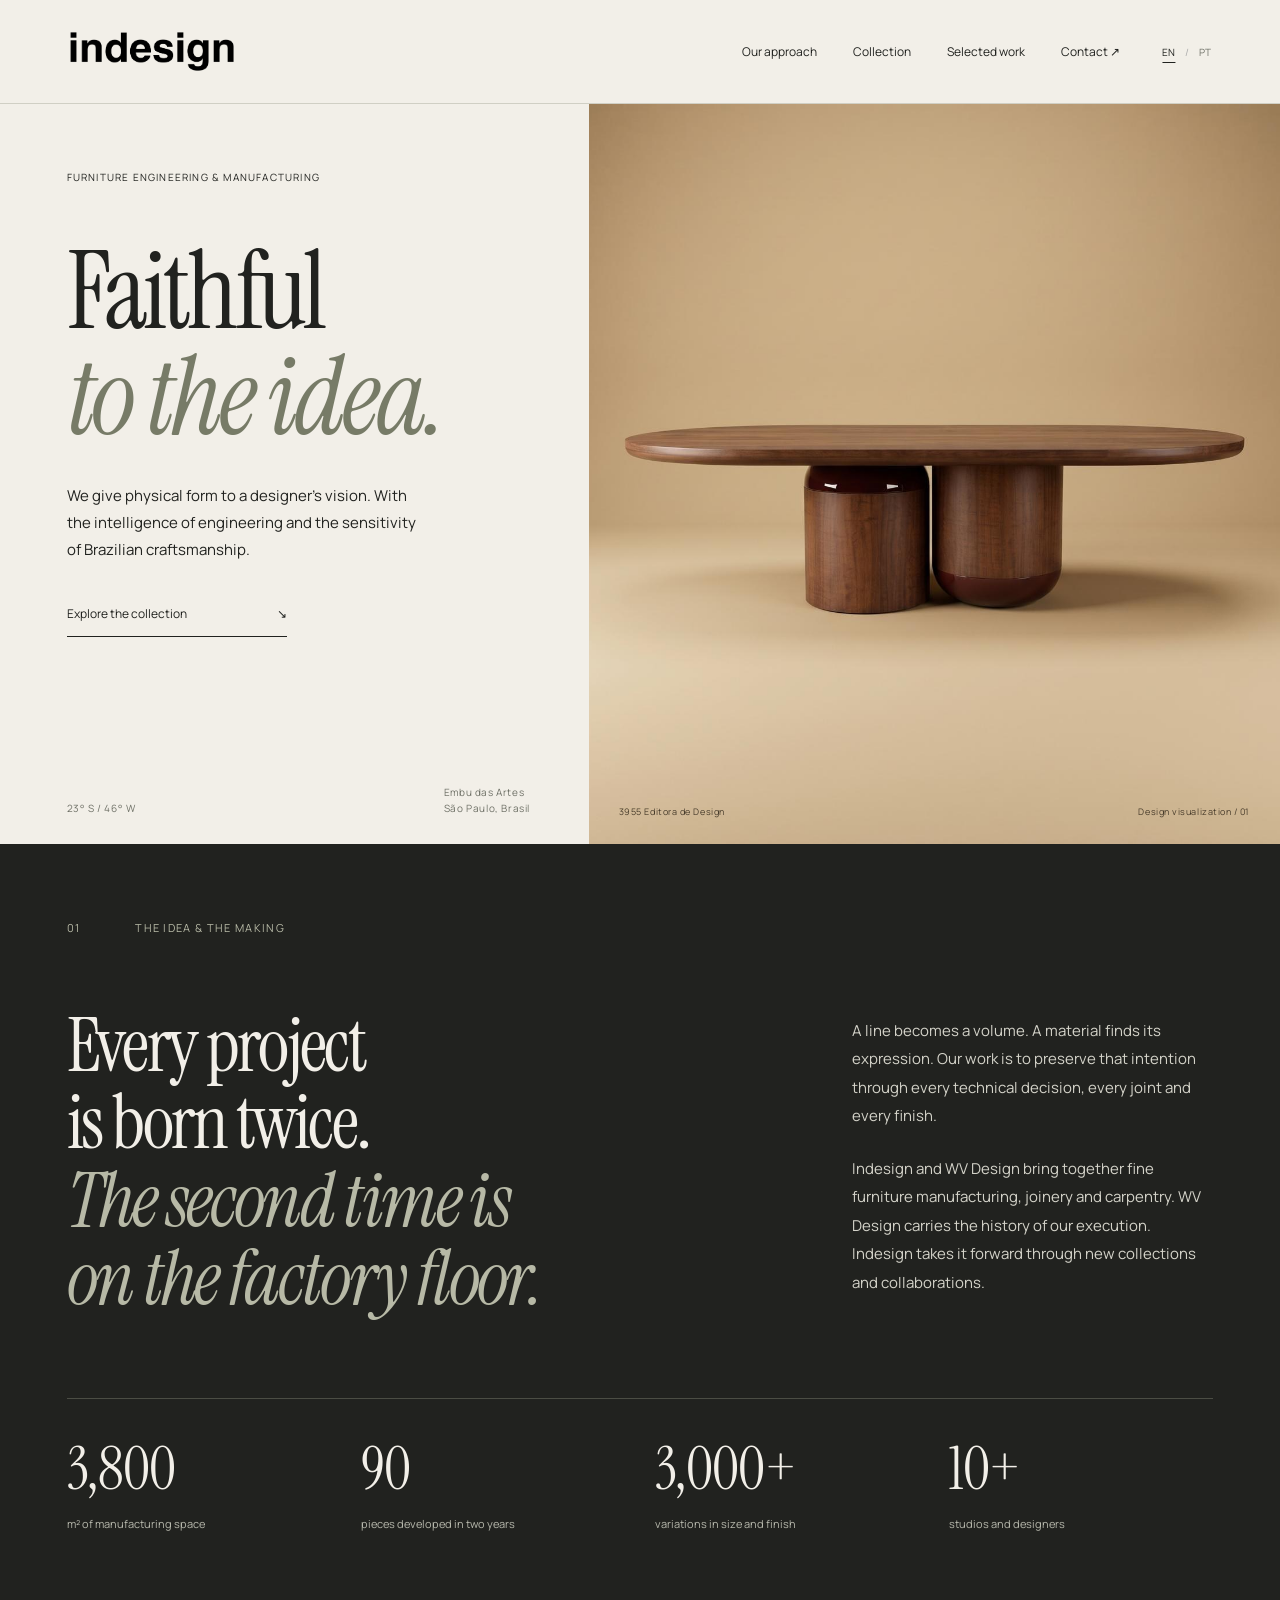
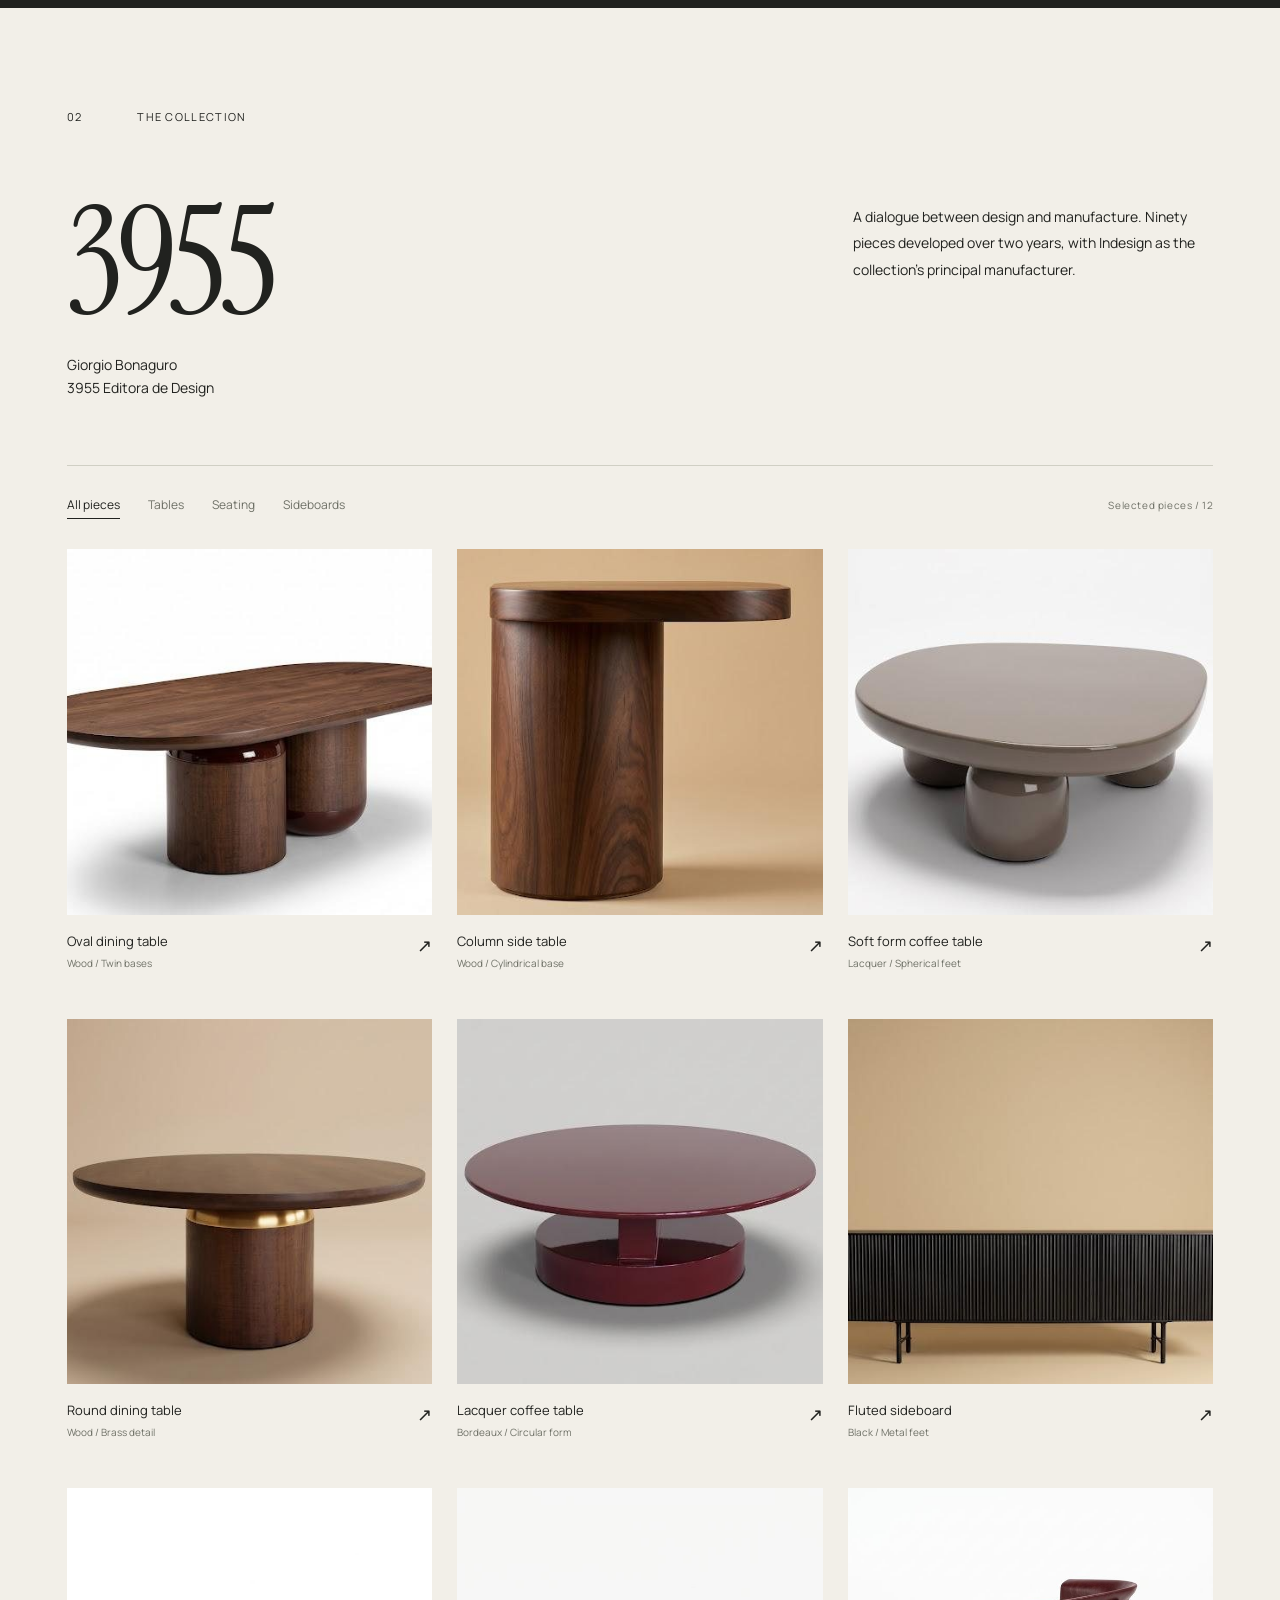
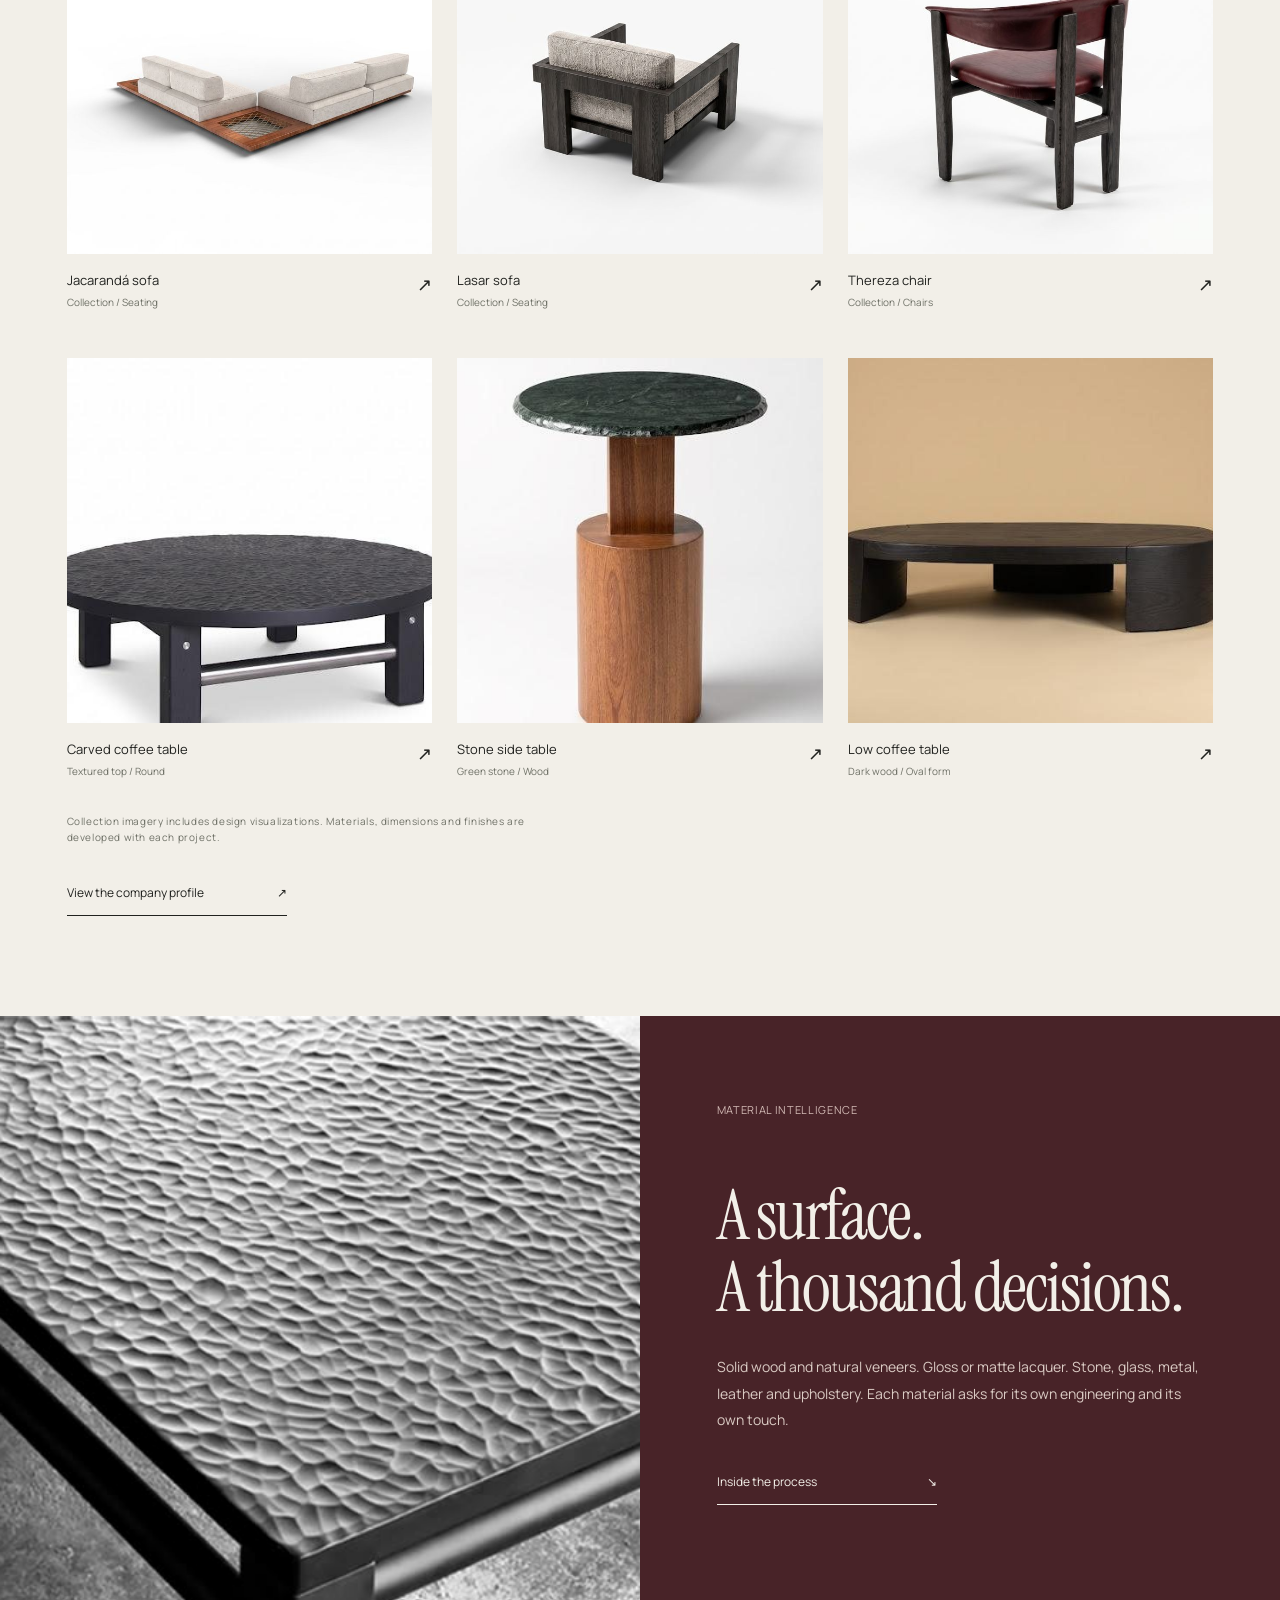
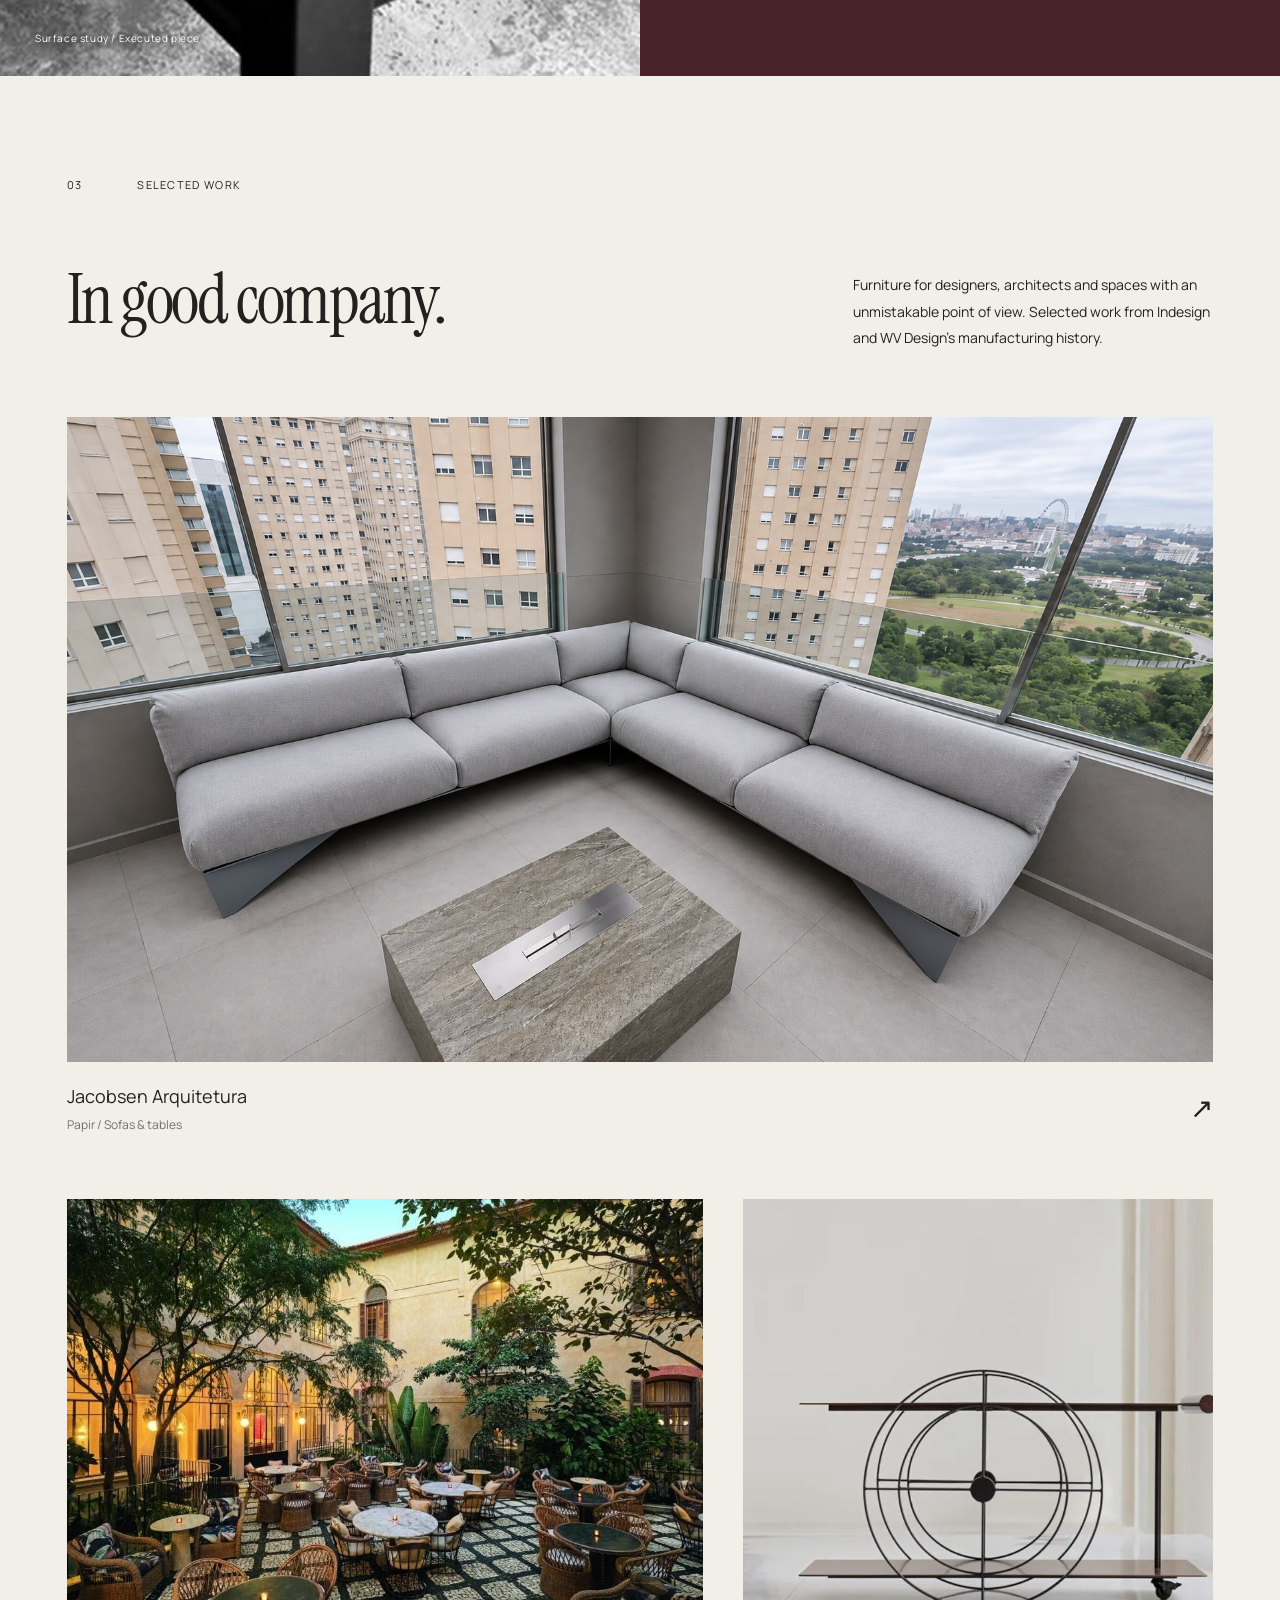
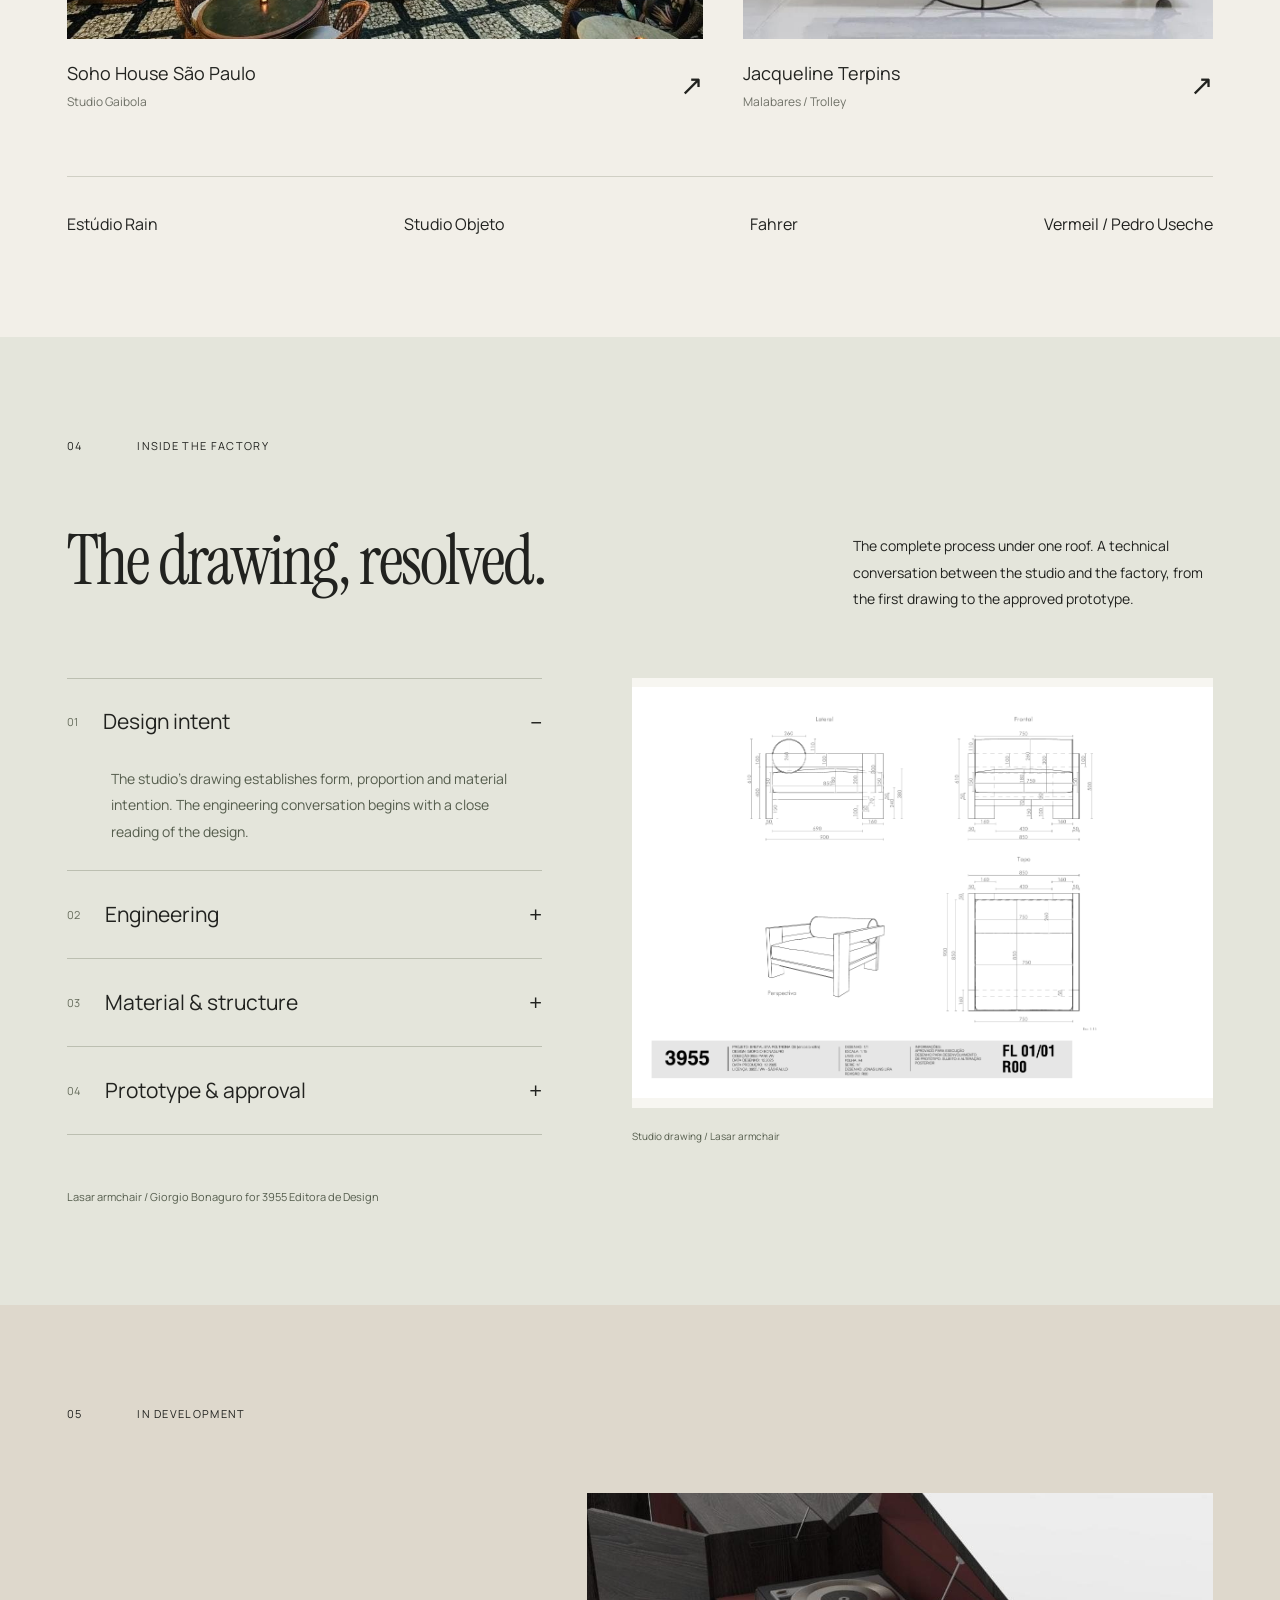
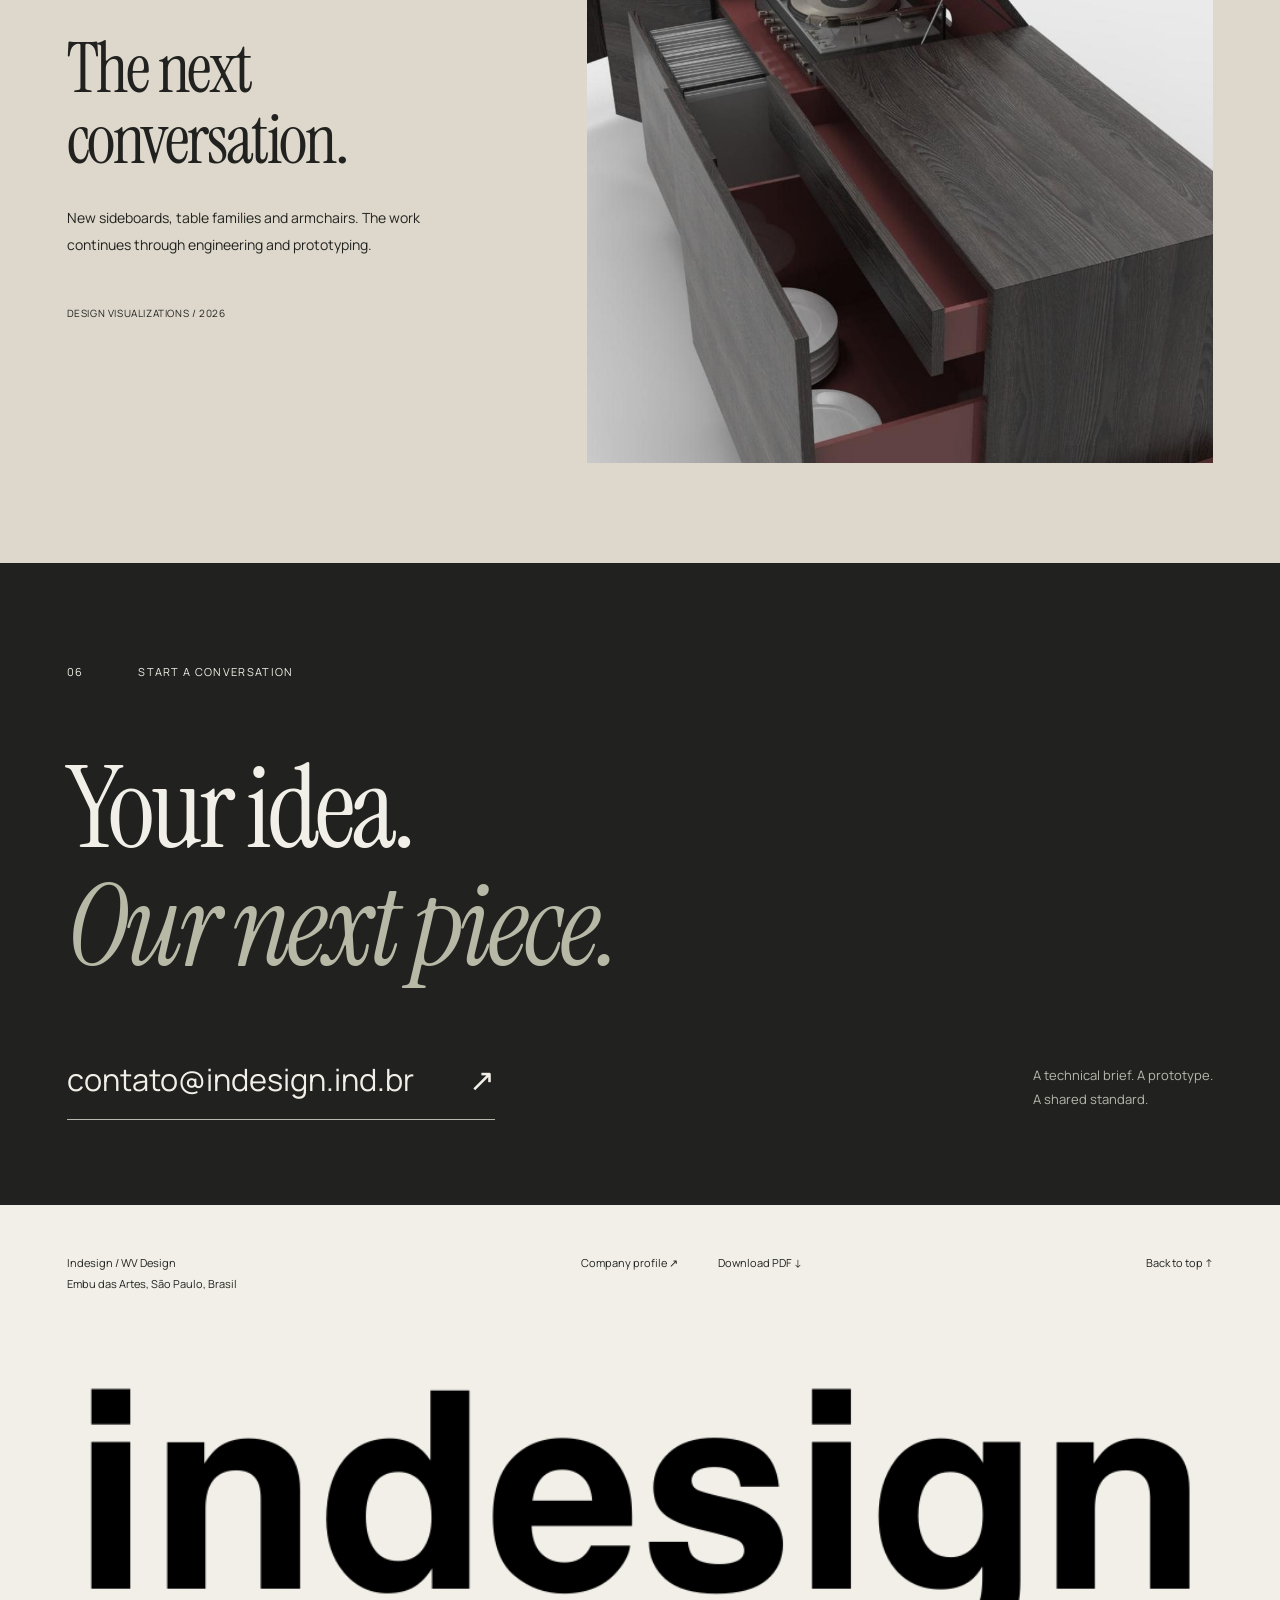
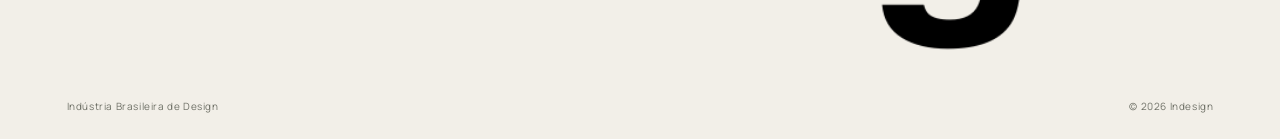
<file: index.html>
<!doctype html>
<html lang="en">
<head>
  <meta charset="utf-8">
  <meta name="robots" content="noindex, nofollow">
  <meta name="viewport" content="width=device-width,initial-scale=1">
  <meta name="theme-color" content="#f2efe8">
  <title>Indesign — Brazilian furniture, precisely made</title>
  <meta name="description" content="Furniture engineering and manufacturing in Embu das Artes, São Paulo. Indesign and WV Design bring designers’ ideas into production through material knowledge and craftsmanship.">
  <meta property="og:title" content="Indesign — The precision behind the form">
  <meta property="og:description" content="Furniture engineering & manufacturing. Embu das Artes, São Paulo, Brazil.">
  <meta property="og:type" content="website">
  <meta property="og:image" content="https://alessandrayume.github.io/indesign-site/assets/col/hero_oval.jpg">
  <link rel="icon" href="assets/brand/ibd_square_black.png">
  <link rel="preload" href="assets/fonts/instrument-serif.ttf" as="font" type="font/ttf" crossorigin>
  <link rel="stylesheet" href="fonts.css">
  <link rel="stylesheet" href="style.css">
</head>
<body>
  <a class="skip" href="#main" data-en="Skip to content" data-pt="Pular para o conteúdo">Skip to content</a>
  <header class="header">
    <a class="brand" href="#" aria-label="Indesign home"><img src="assets/brand/indesign_wordmark_black.png" alt="indesign" width="978" height="263"></a>
    <nav class="navigation" id="navigation" aria-label="Main navigation">
      <a href="#approach" data-en="Our approach" data-pt="Nossa essência">Our approach</a>
      <a href="#collection" data-en="Collection" data-pt="Coleção">Collection</a>
      <a href="#projects" data-en="Selected work" data-pt="Projetos">Selected work</a>
      <a href="#contact" data-en="Contact ↗" data-pt="Contato ↗">Contact ↗</a>
    </nav>
    <div class="header-tools"><div class="languages" aria-label="Language"><button data-language="en" aria-pressed="true">EN</button><span>/</span><button data-language="pt" aria-pressed="false">PT</button></div><button class="menu-toggle" aria-expanded="false" aria-controls="navigation" aria-label="Open menu"><span></span><span></span></button></div>
  </header>

  <main id="main">
    <section class="hero" aria-labelledby="hero-title">
      <div class="hero-copy">
        <p class="eyebrow" data-en="Furniture engineering & manufacturing" data-pt="Engenharia e fabricação de mobiliário">Furniture engineering & manufacturing</p>
        <h1 id="hero-title"><span data-en="Faithful" data-pt="Fiel">Faithful</span><em data-en="to the idea." data-pt="à ideia.">to the idea.</em></h1>
        <p class="hero-description" data-en="We give physical form to a designer’s vision. With the intelligence of engineering and the sensitivity of Brazilian craftsmanship." data-pt="Damos forma à visão do designer. Com a inteligência da engenharia e a sensibilidade do fazer brasileiro.">We give physical form to a designer’s vision. With the intelligence of engineering and the sensitivity of Brazilian craftsmanship.</p>
        <a class="text-link" href="#collection"><span data-en="Explore the collection" data-pt="Explorar a coleção">Explore the collection</span><span aria-hidden="true">↘</span></a>
        <div class="hero-origin"><span>23° S / 46° W</span><span>Embu das Artes<br>São Paulo, Brasil</span></div>
      </div>
      <figure class="hero-image"><img src="assets/col/hero_oval.jpg" alt="Oval walnut table with two cylindrical bases, 3955 Collection" width="1280" height="1280" fetchpriority="high"><figcaption><span>3955 Editora de Design</span><span data-en="Design visualization / 01" data-pt="Visualização de projeto / 01">Design visualization / 01</span></figcaption></figure>
    </section>

    <section class="approach section-pad" id="approach" aria-labelledby="approach-title">
      <div class="section-label"><span>01</span><span data-en="The idea & the making" data-pt="A ideia e o fazer">The idea & the making</span></div>
      <div class="approach-layout"><h2 id="approach-title"><span data-en="Every project" data-pt="Todo projeto">Every project</span><br><span data-en="is born twice." data-pt="nasce duas vezes.">is born twice.</span><br><em data-en="The second time is" data-pt="A segunda vez">The second time is</em><br><em data-en="on the factory floor." data-pt="é na fábrica.">on the factory floor.</em></h2>
      <div class="approach-copy"><p data-en="A line becomes a volume. A material finds its expression. Our work is to preserve that intention through every technical decision, every joint and every finish." data-pt="O traço ganha volume. A matéria encontra sua expressão. Nosso trabalho é preservar essa intenção em cada decisão técnica, cada encaixe e cada acabamento.">A line becomes a volume. A material finds its expression. Our work is to preserve that intention through every technical decision, every joint and every finish.</p><p data-en="Indesign and WV Design bring together fine furniture manufacturing, joinery and carpentry. WV Design carries the history of our execution. Indesign takes it forward through new collections and collaborations." data-pt="Indesign e WV Design reúnem fabricação de mobiliário, marcenaria e carpintaria finos. A WV Design traz o histórico da nossa execução. A Indesign dá continuidade a ele em novas coleções e colaborações.">Indesign and WV Design bring together fine furniture manufacturing, joinery and carpentry. WV Design carries the history of our execution. Indesign takes it forward through new collections and collaborations.</p></div></div>
      <div class="stats"><div><strong data-en="3,800" data-pt="3.800">3,800</strong><span data-en="m² of manufacturing space" data-pt="m² de área fabril">m² of manufacturing space</span></div><div><strong>90</strong><span data-en="pieces developed in two years" data-pt="peças desenvolvidas em dois anos">pieces developed in two years</span></div><div><strong data-en="3,000+" data-pt="+3.000">3,000+</strong><span data-en="variations in size and finish" data-pt="variações de tamanho e acabamento">variations in size and finish</span></div><div><strong>10+</strong><span data-en="studios and designers" data-pt="estúdios e designers">studios and designers</span></div></div>
    </section>

    <section class="collection section-pad" id="collection" aria-labelledby="collection-title">
      <div class="section-label"><span>02</span><span data-en="The collection" data-pt="A coleção">The collection</span></div>
      <div class="section-heading"><div><h2 id="collection-title">3955</h2><p class="collection-credit">Giorgio Bonaguro<br>3955 Editora de Design</p></div><p data-en="A dialogue between design and manufacture. Ninety pieces developed over two years, with Indesign as the collection’s principal manufacturer." data-pt="Um diálogo entre design e indústria. Noventa peças desenvolvidas em dois anos, com a Indesign como principal produtora da coleção.">A dialogue between design and manufacture. Ninety pieces developed over two years, with Indesign as the collection’s principal manufacturer.</p></div>
      <div class="collection-toolbar"><div class="filters" role="group" aria-label="Filter collection"><button data-filter="all" aria-pressed="true" data-en="All pieces" data-pt="Todas as peças">All pieces</button><button data-filter="tables" aria-pressed="false" data-en="Tables" data-pt="Mesas">Tables</button><button data-filter="seating" aria-pressed="false" data-en="Seating" data-pt="Assentos">Seating</button><button data-filter="storage" aria-pressed="false" data-en="Sideboards" data-pt="Buffets">Sideboards</button></div><span class="selection-note" data-en="Selected pieces / 12" data-pt="Peças selecionadas / 12">Selected pieces / 12</span></div>
      <div class="product-grid" id="product-grid"></div>
      <p class="image-note" data-en="Collection imagery includes design visualizations. Materials, dimensions and finishes are developed with each project." data-pt="As imagens da coleção incluem visualizações de projeto. Materiais, medidas e acabamentos são desenvolvidos para cada projeto.">Collection imagery includes design visualizations. Materials, dimensions and finishes are developed with each project.</p>
      <a href="presentation.html" class="text-link" target="_blank"><span data-en="View the company profile" data-pt="Ver apresentação institucional">View the company profile</span><span aria-hidden="true">↗</span></a>
    </section>

    <section class="material-story"><figure><img src="assets/col/col_27.jpg" alt="Carved black tabletop, detail of texture and metal frame" loading="lazy" width="960" height="1280"><figcaption data-en="Surface study / Executed piece" data-pt="Estudo de superfície / Peça executada">Surface study / Executed piece</figcaption></figure><div class="material-copy"><p class="eyebrow" data-en="Material intelligence" data-pt="Inteligência material">Material intelligence</p><h2 data-en="A surface.\nA thousand decisions." data-pt="Uma superfície.\nMil decisões.">A surface.<br>A thousand decisions.</h2><p data-en="Solid wood and natural veneers. Gloss or matte lacquer. Stone, glass, metal, leather and upholstery. Each material asks for its own engineering and its own touch." data-pt="Madeira maciça e lâminas naturais. Laca brilhante ou fosca. Pedra, vidro, metal, couro e estofado. Cada material pede uma engenharia e um gesto próprios.">Solid wood and natural veneers. Gloss or matte lacquer. Stone, glass, metal, leather and upholstery. Each material asks for its own engineering and its own touch.</p><a class="text-link" href="#engineering"><span data-en="Inside the process" data-pt="Conheça o processo">Inside the process</span><span aria-hidden="true">↘</span></a></div></section>

    <section class="projects section-pad" id="projects" aria-labelledby="projects-title">
      <div class="section-label"><span>03</span><span data-en="Selected work" data-pt="Projetos selecionados">Selected work</span></div>
      <div class="section-heading"><h2 id="projects-title" data-en="In good company." data-pt="Boas companhias.">In good company.</h2><p data-en="Furniture for designers, architects and spaces with an unmistakable point of view. Selected work from Indesign and WV Design’s manufacturing history." data-pt="Mobiliário para designers, arquitetos e espaços com identidade própria. Uma seleção do histórico de fabricação da Indesign e da WV Design.">Furniture for designers, architects and spaces with an unmistakable point of view. Selected work from Indesign and WV Design’s manufacturing history.</p></div>
      <button class="project-feature" data-project="jacobsen"><img src="assets/clients/papir-retouched.jpg" alt="Papir sofa installed on a terrace" loading="lazy" width="1672" height="941"><span class="project-caption"><span><strong>Jacobsen Arquitetura</strong><span data-en="Papir / Sofas & tables" data-pt="Papir / Sofás e mesas">Papir / Sofas & tables</span></span><span class="project-arrow" aria-hidden="true">↗</span></span></button>
      <div class="project-pair"><button class="project-feature" data-project="soho"><img src="assets/clients/image21.jpg" alt="Soho House São Paulo courtyard" loading="lazy"><span class="project-caption"><span><strong>Soho House São Paulo</strong><span>Studio Gaibola</span></span><span class="project-arrow" aria-hidden="true">↗</span></span></button><button class="project-feature" data-project="terpins"><img src="assets/clients/image35.jpg" alt="Malabares trolley by Jacqueline Terpins" loading="lazy"><span class="project-caption"><span><strong>Jacqueline Terpins</strong><span data-en="Malabares / Trolley" data-pt="Malabares / Carrinho">Malabares / Trolley</span></span><span class="project-arrow" aria-hidden="true">↗</span></span></button></div>
      <div class="client-list"><span>Estúdio Rain</span><span>Studio Objeto</span><span>Fahrer</span><span>Vermeil / Pedro Useche</span></div>
    </section>

    <section class="engineering section-pad" id="engineering" aria-labelledby="engineering-title">
      <div class="section-label"><span>04</span><span data-en="Inside the factory" data-pt="Dentro da fábrica">Inside the factory</span></div>
      <div class="section-heading"><h2 id="engineering-title" data-en="The drawing, resolved." data-pt="O desenho, resolvido.">The drawing, resolved.</h2><p data-en="The complete process under one roof. A technical conversation between the studio and the factory, from the first drawing to the approved prototype." data-pt="O processo completo sob o mesmo teto. Uma conversa técnica entre o estúdio e a fábrica, do primeiro desenho ao protótipo aprovado.">The complete process under one roof. A technical conversation between the studio and the factory, from the first drawing to the approved prototype.</p></div>
      <div class="engineering-layout"><div class="process-steps" id="process-steps"></div><figure class="process-image"><img id="process-image" src="assets/brand/lasar_drawing-1.png" alt="Lasar armchair design drawing" loading="lazy"><figcaption id="process-caption"></figcaption></figure></div>
      <p class="engineering-credit" data-en="Lasar armchair / Giorgio Bonaguro for 3955 Editora de Design" data-pt="Poltrona Lasar / Giorgio Bonaguro para 3955 Editora de Design">Lasar armchair / Giorgio Bonaguro for 3955 Editora de Design</p>
    </section>

    <section class="development section-pad"><div class="section-label"><span>05</span><span data-en="In development" data-pt="Em desenvolvimento">In development</span></div><div class="development-layout"><div><h2 data-en="The next\nconversation." data-pt="A próxima\nconversa.">The next<br>conversation.</h2><p data-en="New sideboards, table families and armchairs. The work continues through engineering and prototyping." data-pt="Novos aparadores, famílias de mesas e poltronas. O trabalho segue pela engenharia e pela prototipagem.">New sideboards, table families and armchairs. The work continues through engineering and prototyping.</p><p class="eyebrow" data-en="Design visualizations / 2026" data-pt="Visualizações de projeto / 2026">Design visualizations / 2026</p></div><img src="assets/dev/dev_sideboard_turntable.jpg" alt="Sideboard with turntable and wine storage, project rendering" loading="lazy"></div></section>

    <section class="contact section-pad" id="contact"><div class="section-label"><span>06</span><span data-en="Start a conversation" data-pt="Vamos conversar">Start a conversation</span></div><h2><span data-en="Your idea." data-pt="Sua ideia.">Your idea.</span><em data-en="Our next piece." data-pt="Nossa próxima peça.">Our next piece.</em></h2><div class="contact-row"><a class="email-link" href="mailto:contato@indesign.ind.br">contato@indesign.ind.br <span aria-hidden="true">↗</span></a><p data-en="A technical brief. A prototype.\nA shared standard." data-pt="Um briefing técnico. Um protótipo.\nUm padrão em comum.">A technical brief. A prototype.<br>A shared standard.</p></div></section>
  </main>
  <footer class="footer"><div class="footer-top"><span>Indesign / WV Design<br>Embu das Artes, São Paulo, Brasil</span><div><a href="presentation.html" data-en="Company profile ↗" data-pt="Apresentação institucional ↗">Company profile ↗</a><a href="Indesign-Company-Profile-EN.pdf" id="pdf-download" download data-en="Download PDF ↓" data-pt="Baixar PDF ↓">Download PDF ↓</a></div><a href="#" data-en="Back to top ↑" data-pt="Voltar ao topo ↑">Back to top ↑</a></div><img class="footer-wordmark" src="assets/brand/indesign_wordmark_black.png" alt="indesign" width="978" height="263"><div class="footer-bottom"><span>Indústria Brasileira de Design</span><span>© 2026 Indesign</span></div></footer>

  <dialog id="detail-dialog" aria-labelledby="detail-title"><button class="dialog-close" aria-label="Close detail">×</button><div class="dialog-media"><img id="detail-image" alt=""><div class="gallery-controls"><button id="gallery-prev" aria-label="Previous image">←</button><span id="gallery-count"></span><button id="gallery-next" aria-label="Next image">→</button></div></div><div class="dialog-copy"><p class="eyebrow" id="detail-kicker"></p><h2 id="detail-title"></h2><p id="detail-description"></p><p class="detail-credit" id="detail-credit"></p><a class="text-link" id="detail-enquiry" href="mailto:contato@indesign.ind.br"><span data-en="Discuss a project" data-pt="Conversar sobre um projeto">Discuss a project</span><span aria-hidden="true">↗</span></a></div></dialog>
  <script src="app.js"></script>
</body>
</html>
</file>
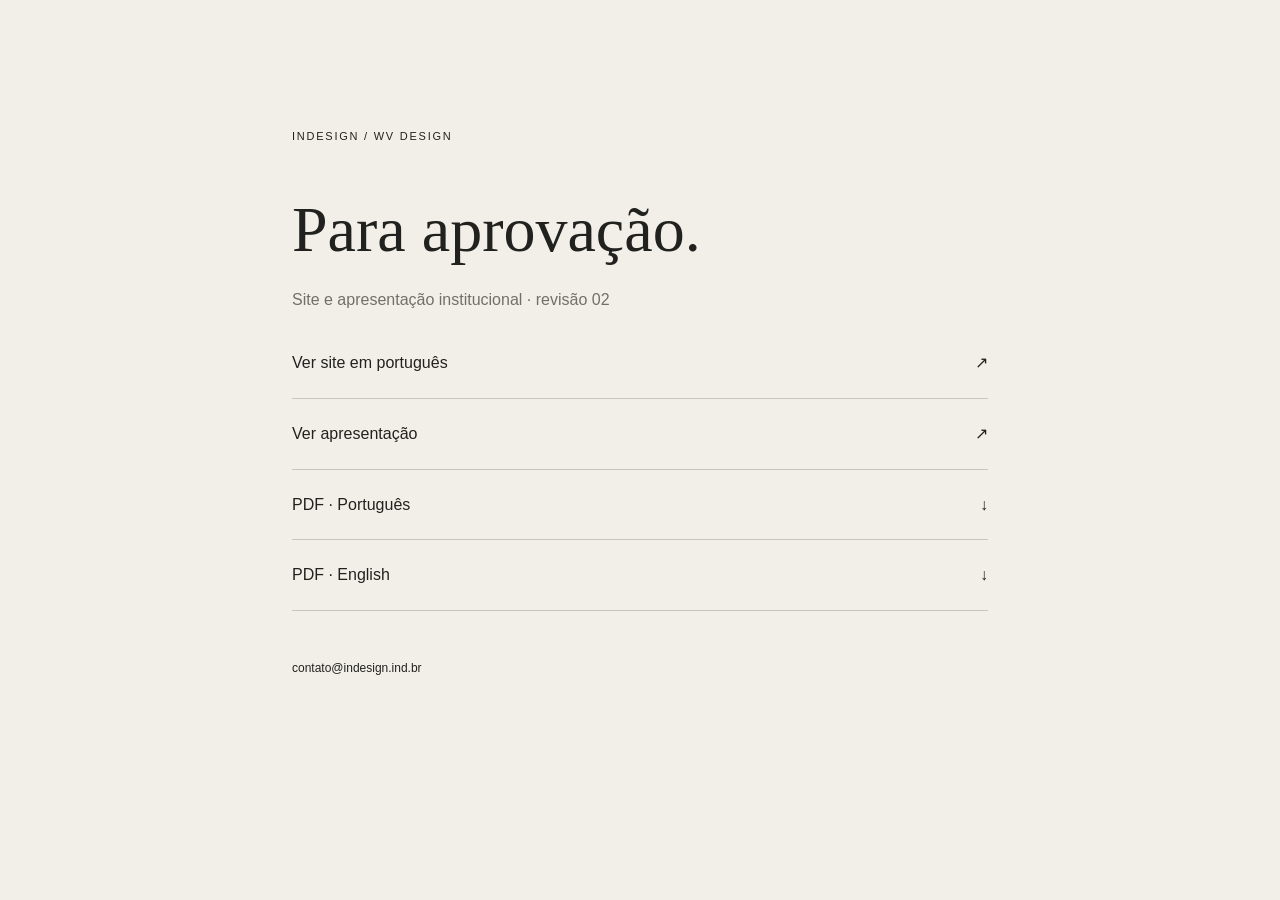
<file: aprovacao.html>
<!doctype html><html lang="pt-BR"><meta charset="utf-8"><meta name="robots" content="noindex, nofollow"><meta name="viewport" content="width=device-width,initial-scale=1"><title>Indesign — Aprovação</title><style>*{box-sizing:border-box}body{margin:0;background:#f2efe8;color:#21221f;font:16px/1.6 Arial,sans-serif}main{max-width:760px;margin:10vh auto;padding:32px}small{letter-spacing:.16em;font-size:11px}h1{font:normal 64px/1.05 Georgia,serif;margin:48px 0 24px}p{color:#6f7167}a{display:block;padding:22px 0;border-bottom:1px solid #c8c6bc;color:inherit;text-decoration:none}a span{float:right}footer{font-size:12px;margin-top:48px}</style><main><small>INDESIGN / WV DESIGN</small><h1>Para aprovação.</h1><p>Site e apresentação institucional · revisão 02</p><a href="index.html?lang=pt&amp;rev=2">Ver site em português <span>↗</span></a><a href="presentation.html?lang=pt&amp;rev=2">Ver apresentação <span>↗</span></a><a href="Indesign-Apresentacao-Institucional-PT.pdf?rev=2">PDF · Português <span>↓</span></a><a href="Indesign-Company-Profile-EN.pdf?rev=2">PDF · English <span>↓</span></a><footer>contato@indesign.ind.br</footer></main></html>
</file>
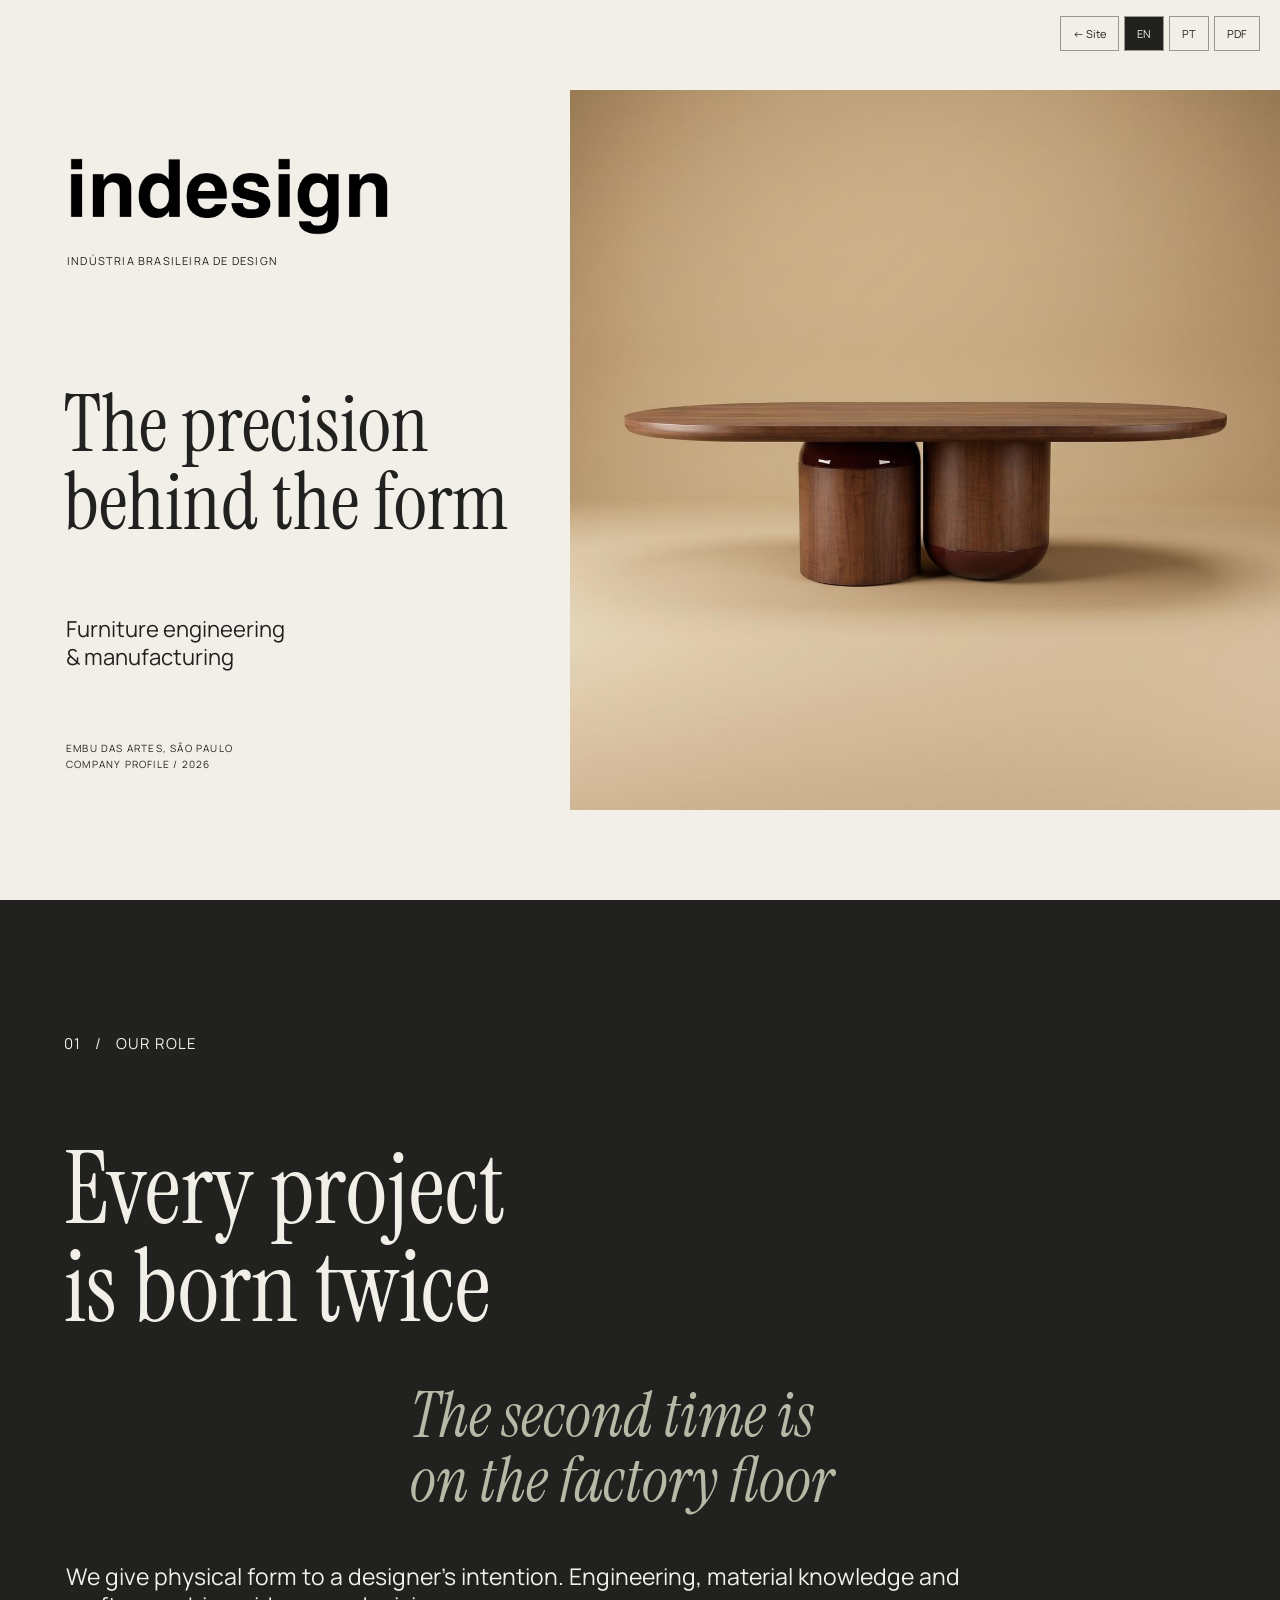
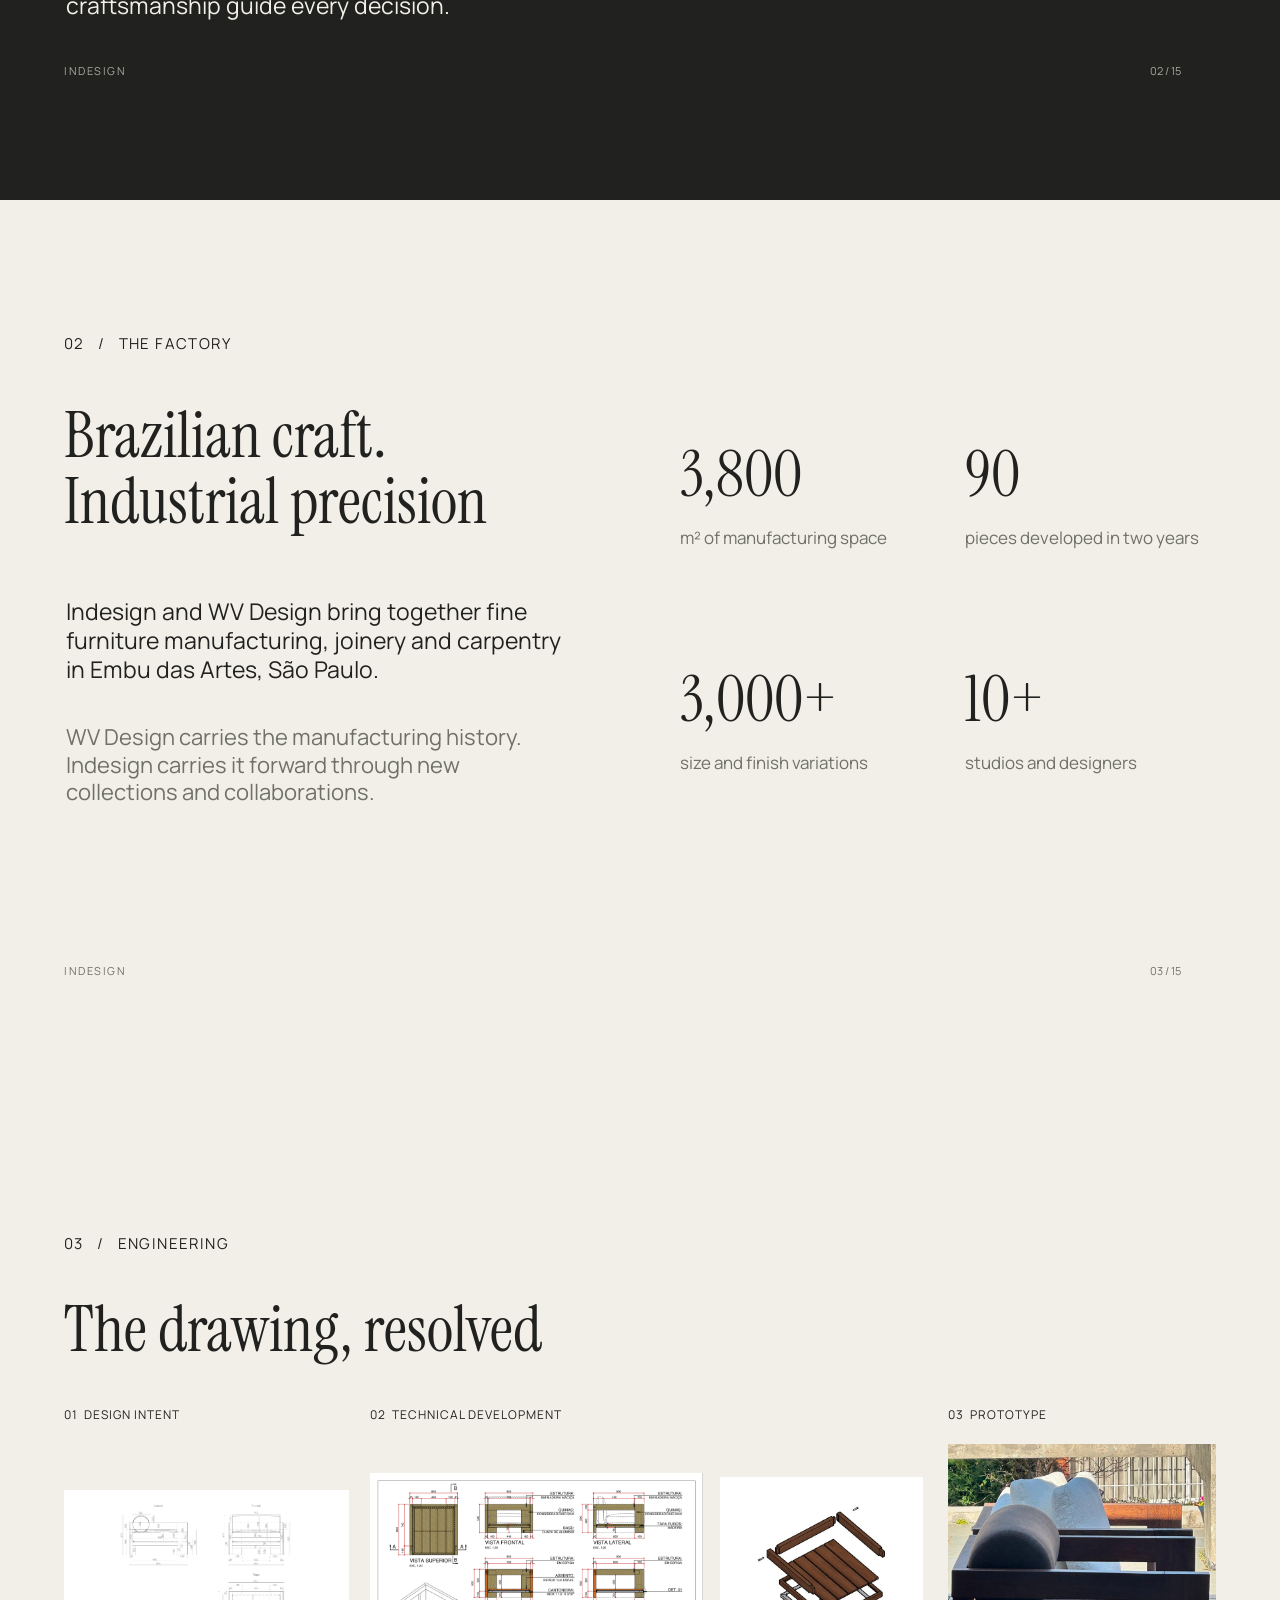
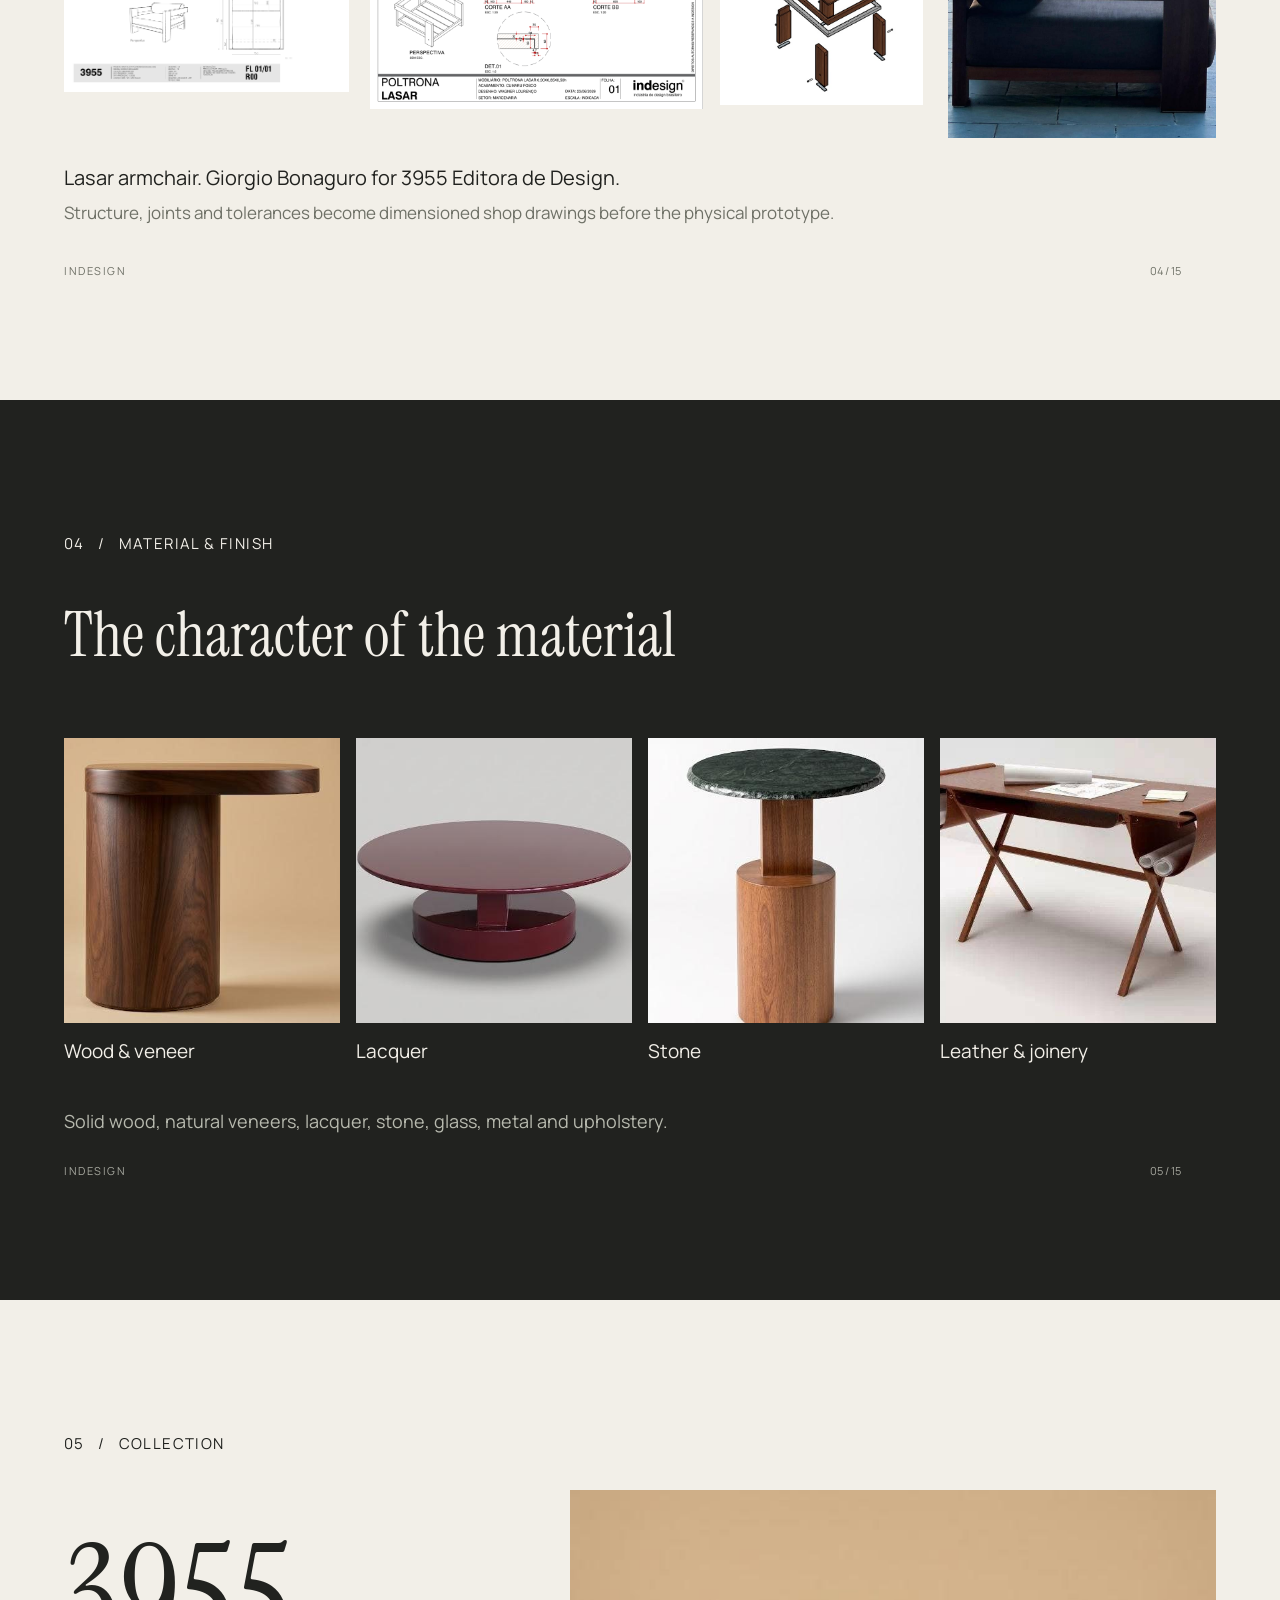
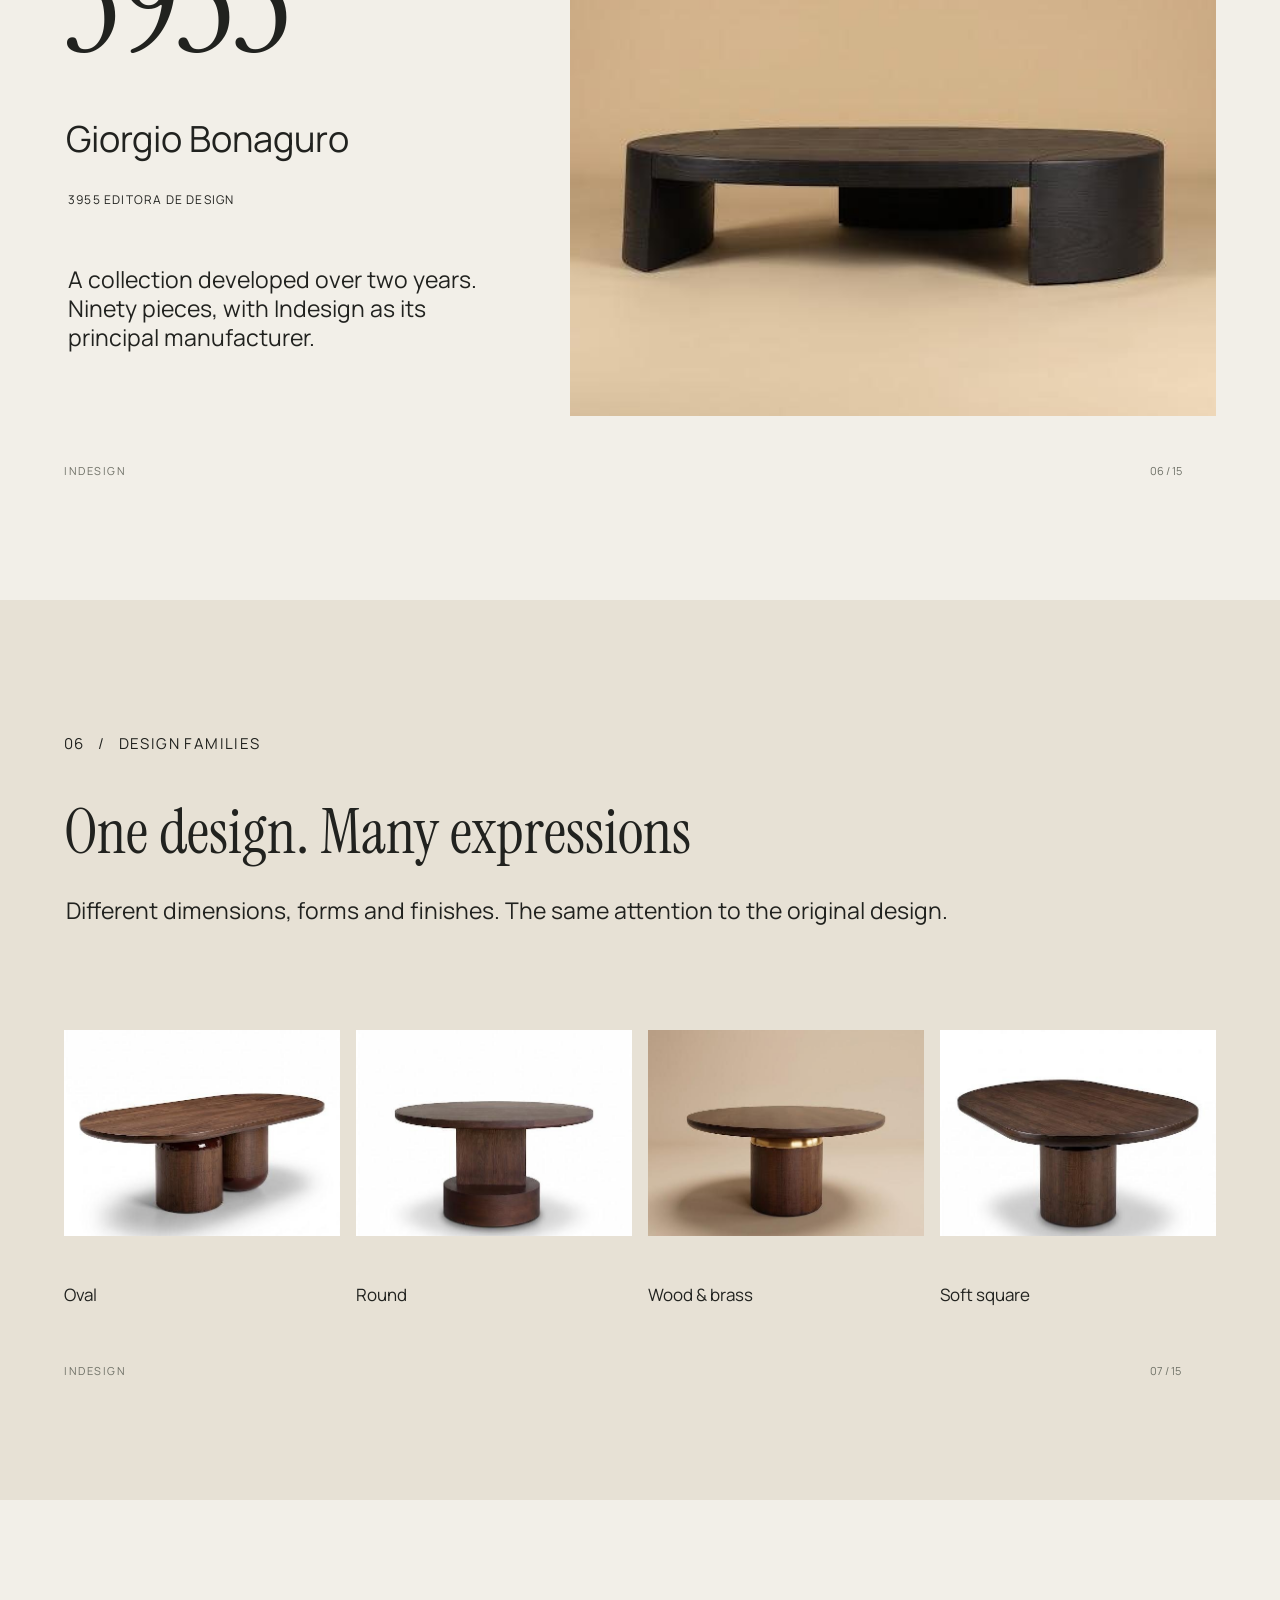
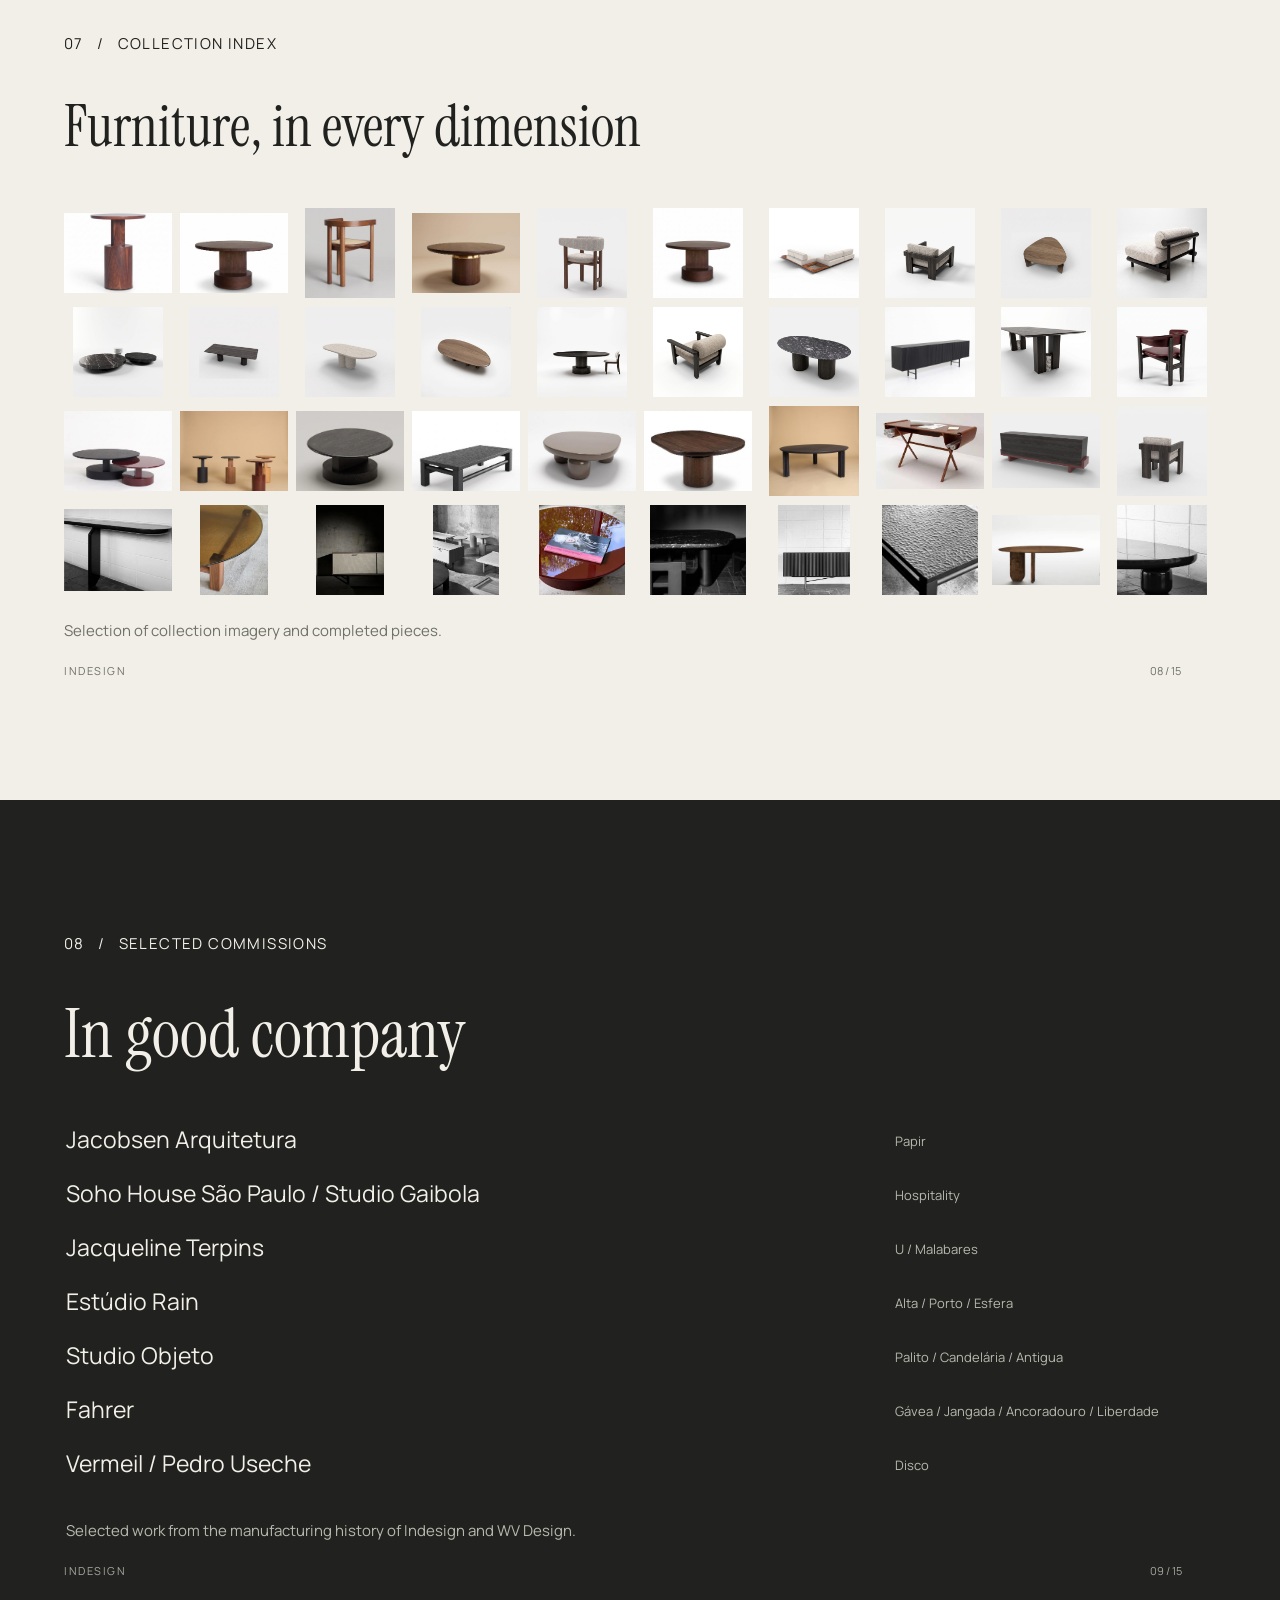
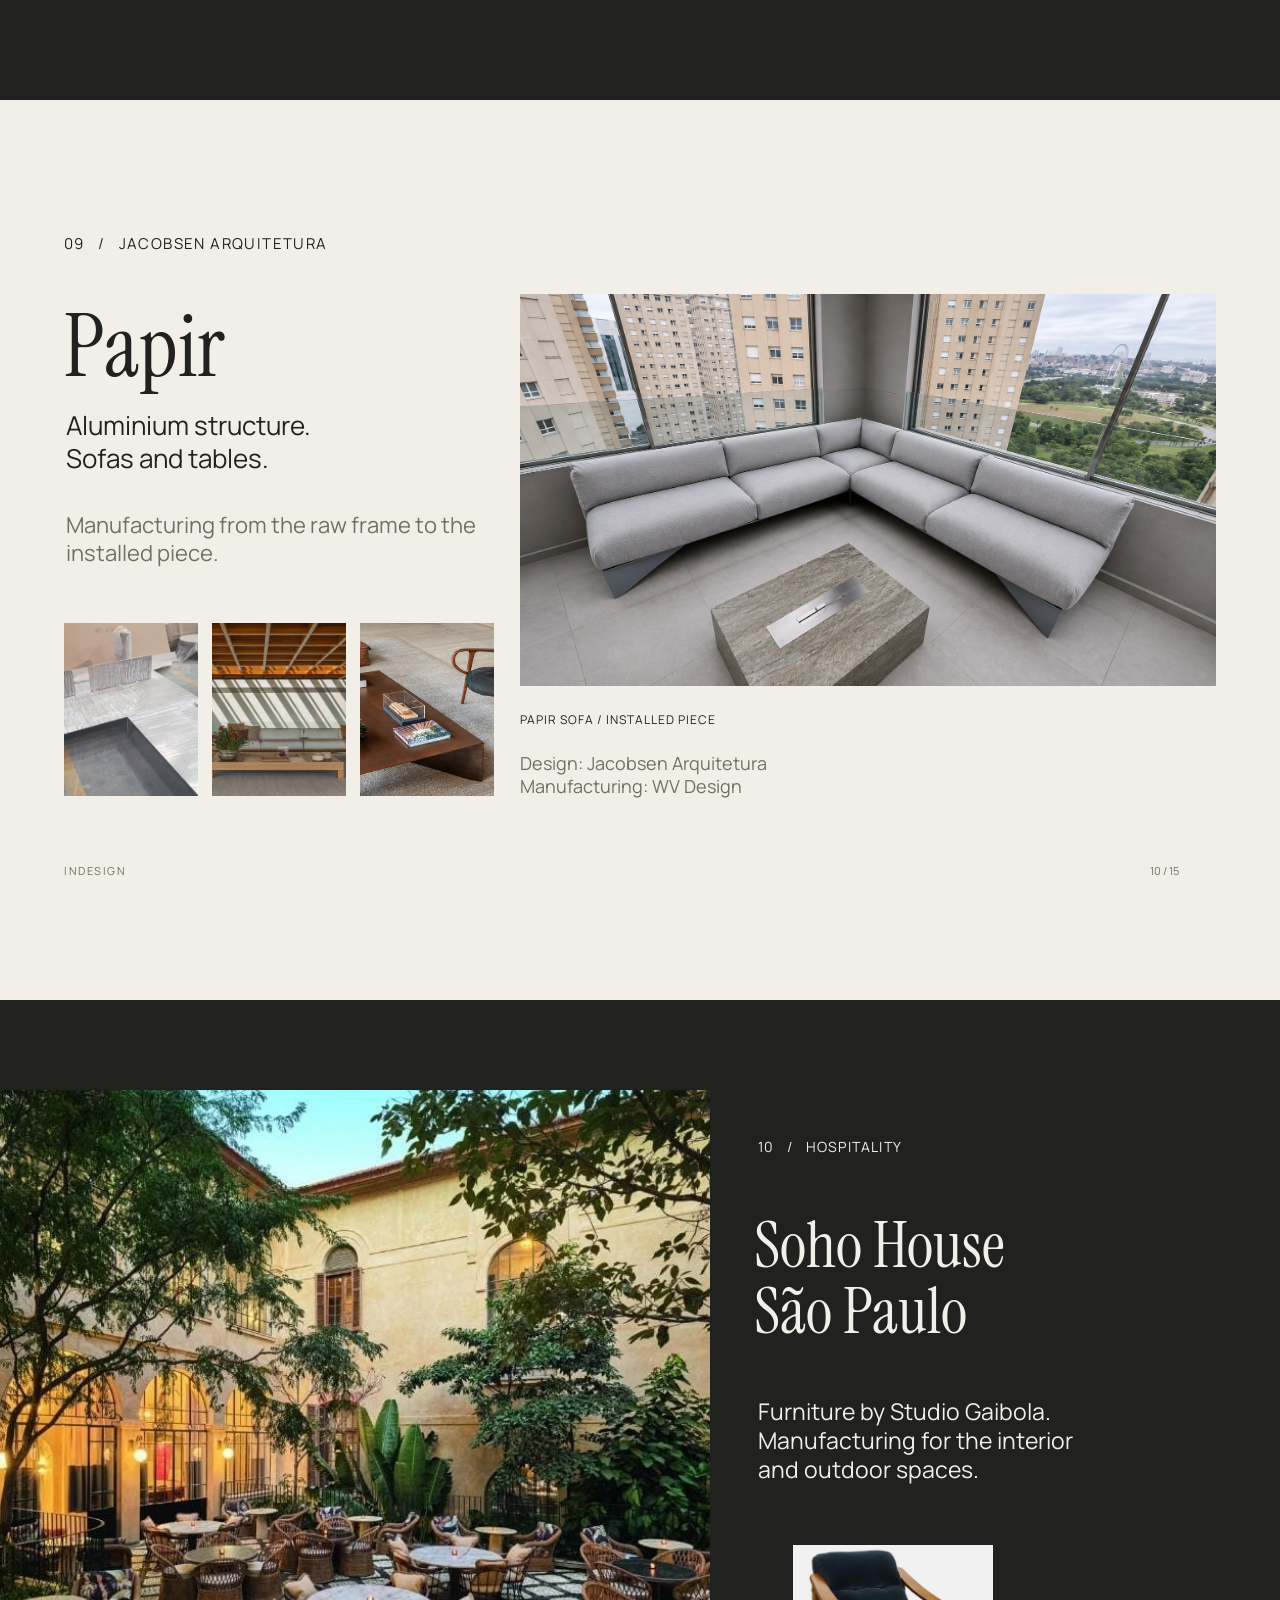
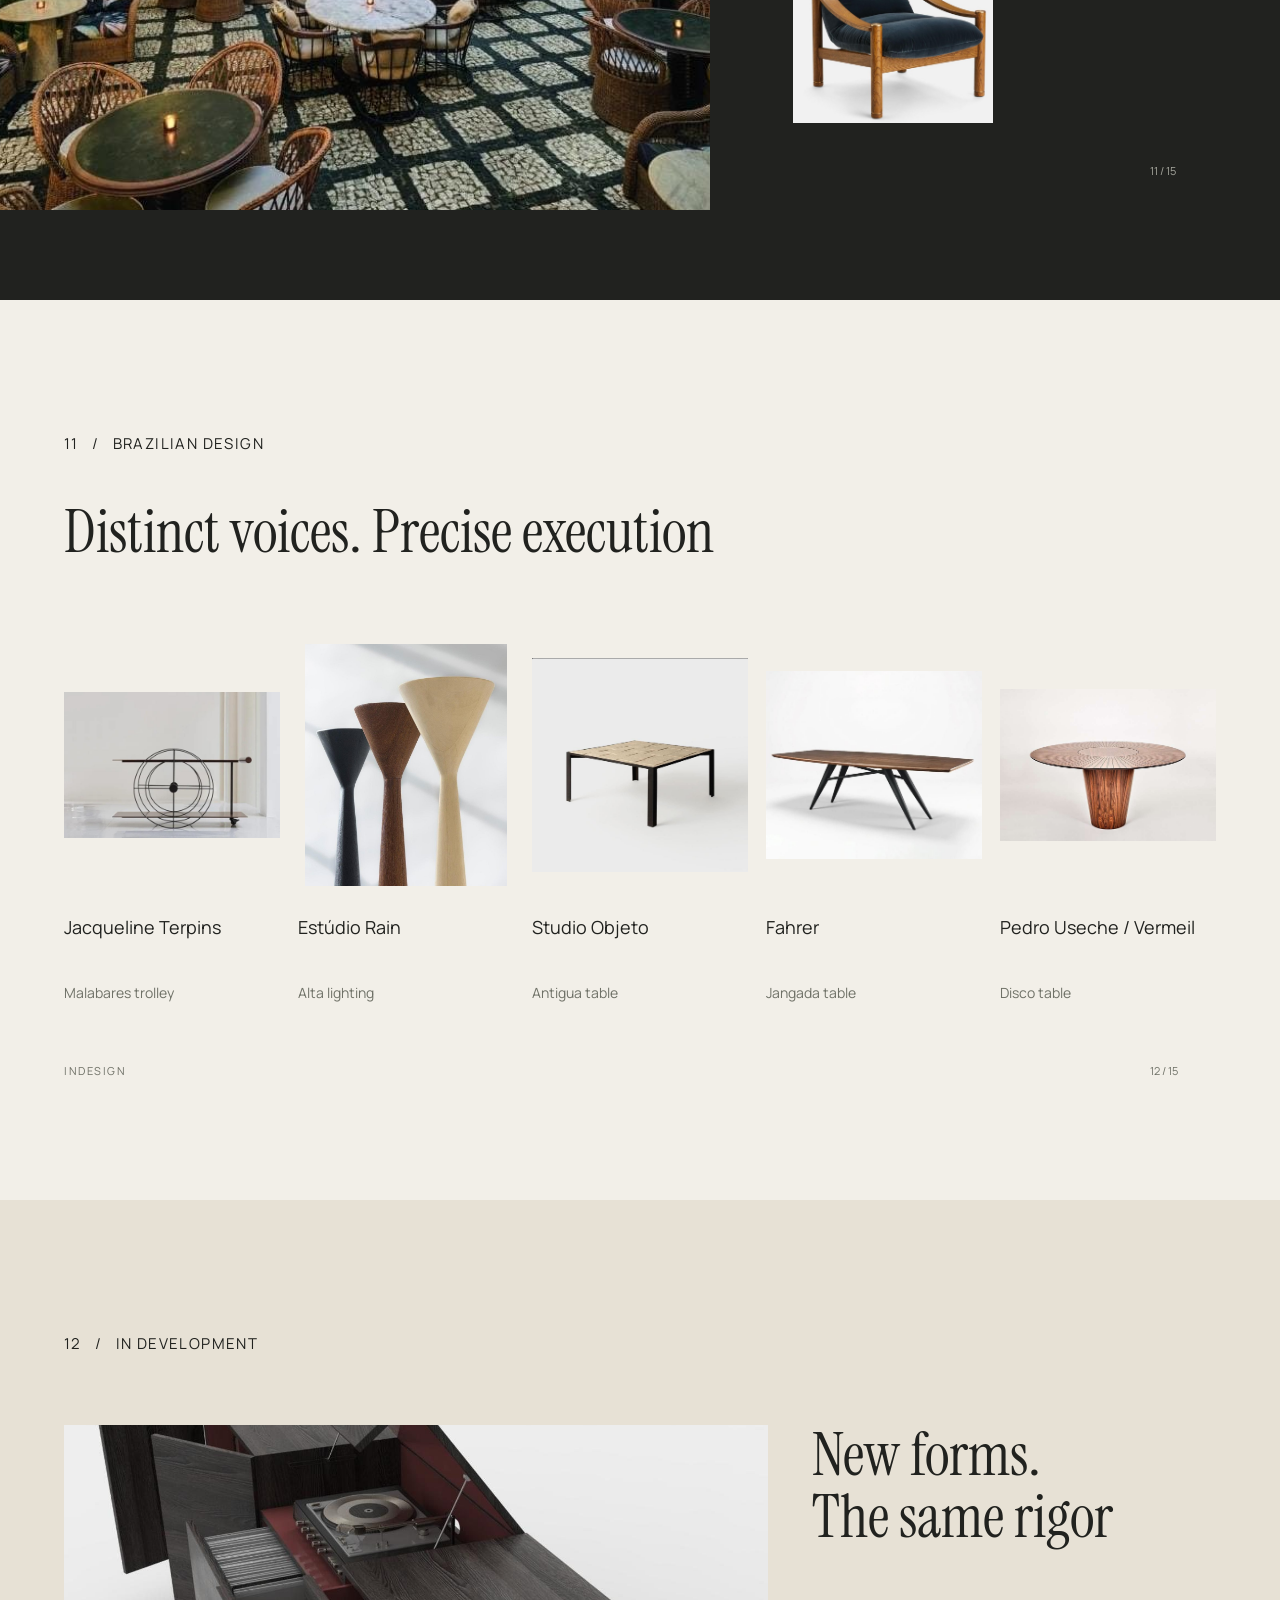
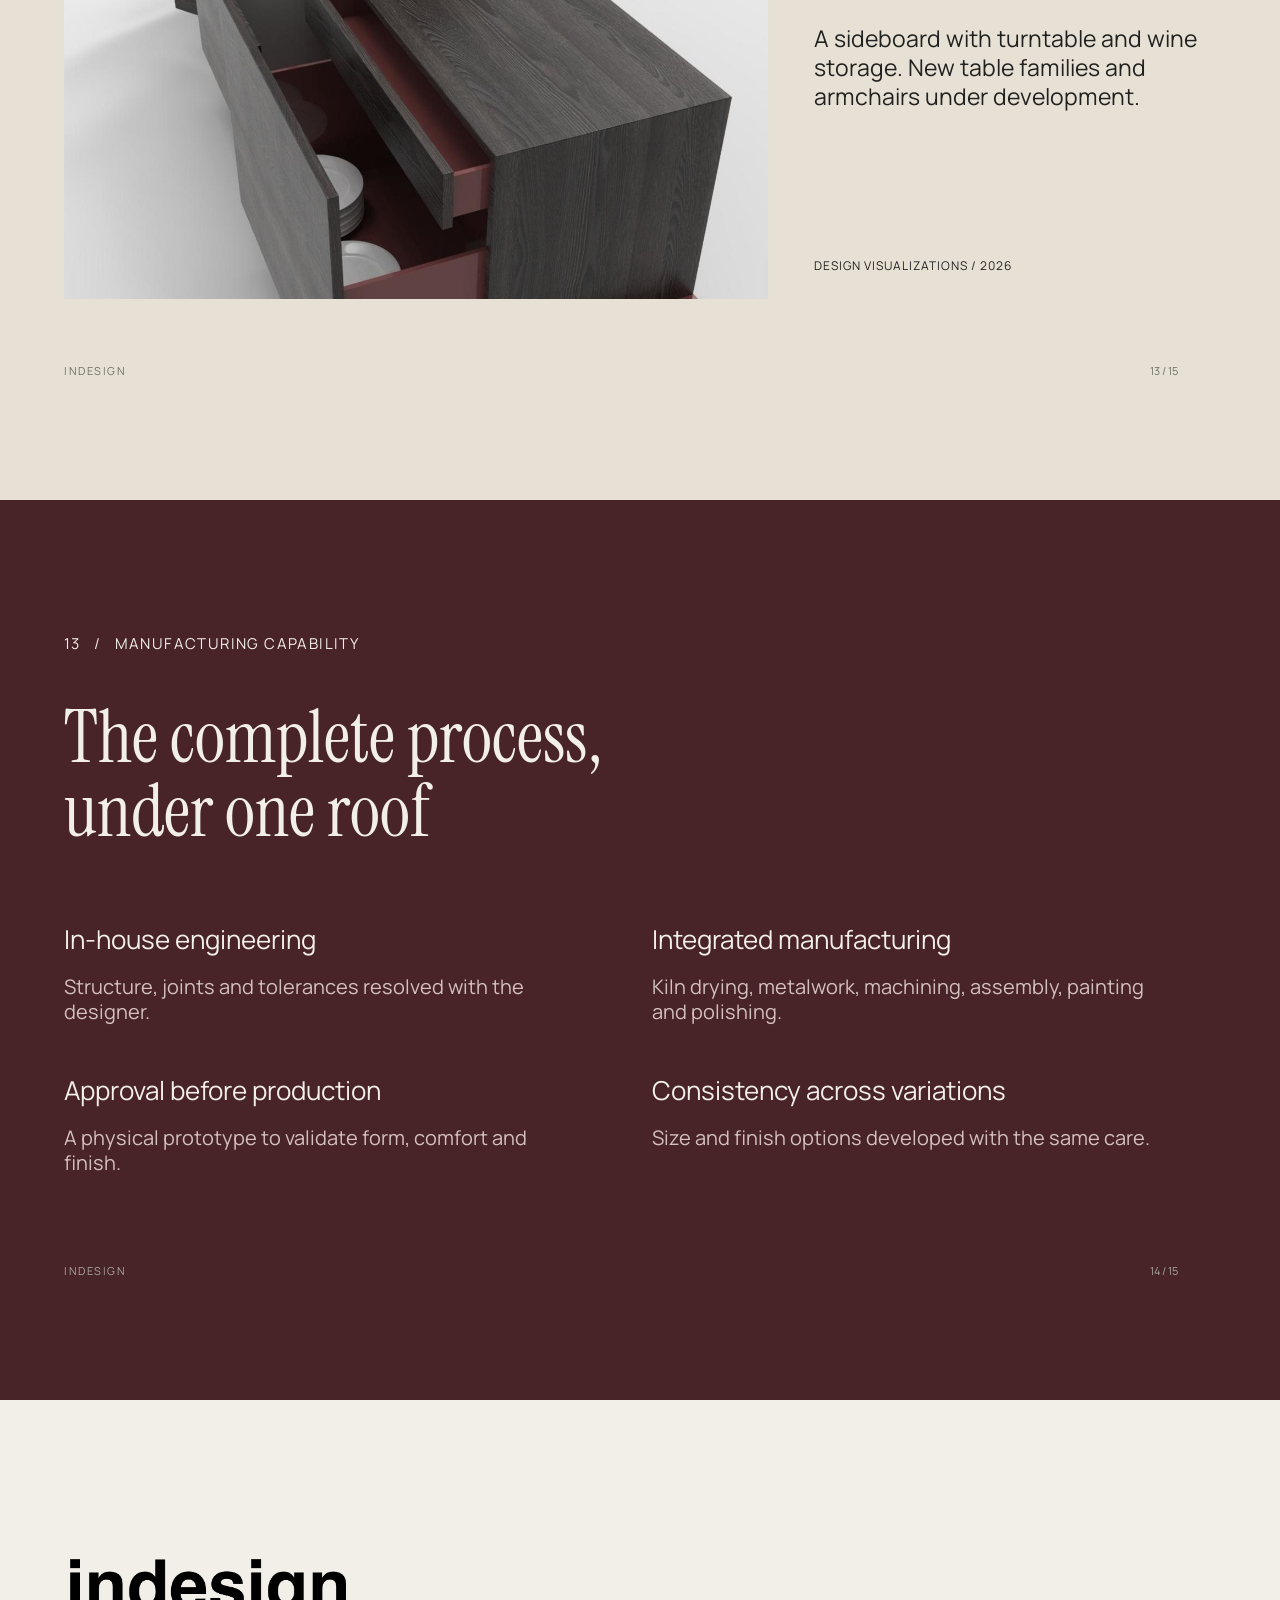
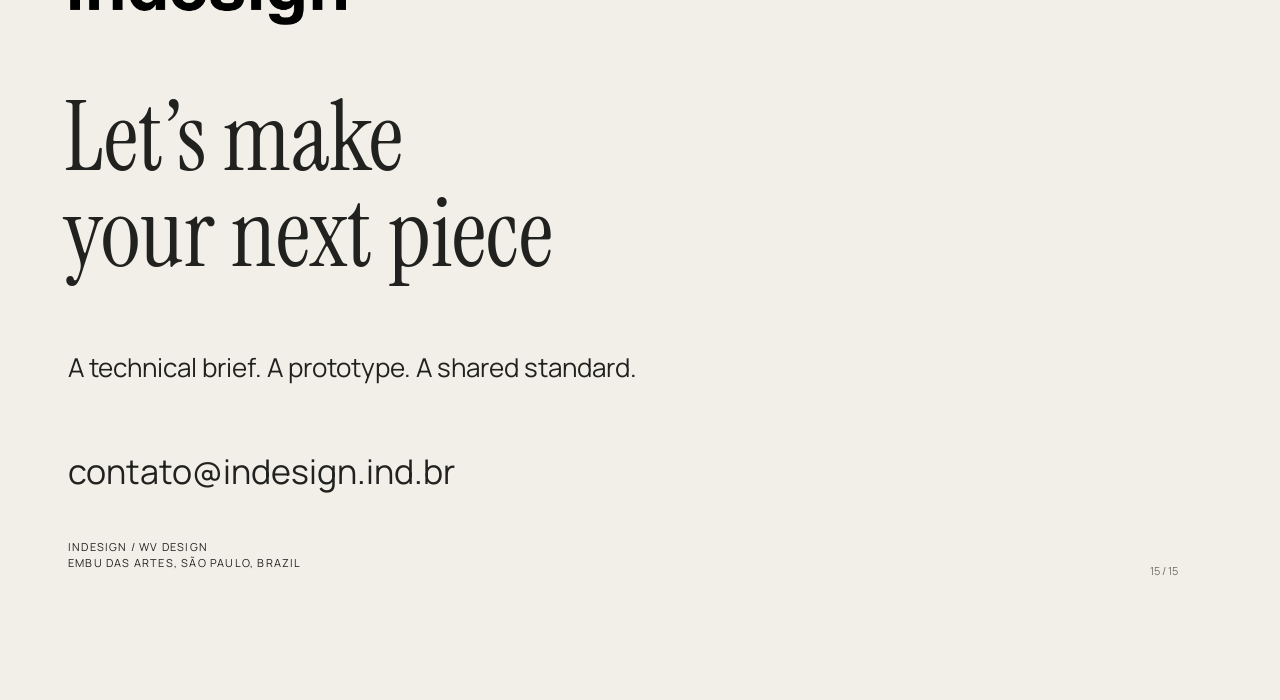
<file: presentation.html>
<!doctype html><html lang="en"><head><meta charset="utf-8"><meta name="robots" content="noindex, nofollow">
  <meta name="viewport" content="width=device-width,initial-scale=1"><title>Indesign — Company Profile</title><style>@font-face{font-family:'Instrument Serif';src:url('assets/fonts/instrument-serif.ttf');font-weight:400;font-display:swap}@font-face{font-family:'Instrument Serif';src:url('assets/fonts/instrument-serif-italic.ttf');font-weight:400;font-style:italic;font-display:swap}@font-face{font-family:Manrope;src:url('assets/fonts/manrope.ttf');font-weight:400;font-display:swap}@font-face{font-family:Manrope;src:url('assets/fonts/manrope-semibold.ttf');font-weight:600 800;font-display:swap}*{box-sizing:border-box}html{background:#21221f;scroll-behavior:smooth;scroll-snap-type:y mandatory}body{margin:0}section{min-height:100svh;display:grid;place-items:center;scroll-snap-align:start}.stage{width:min(100vw,177.777svh);aspect-ratio:16/9;position:relative;container-type:inline-size;overflow:hidden}.el{position:absolute;margin:0;white-space:pre-wrap}img.el{display:block}.toolbar{position:fixed;z-index:50;right:20px;top:16px;display:flex;gap:5px}.toolbar a,.toolbar button{font:11px Manrope,Arial;background:#f2efe8;color:#21221f;border:1px solid #98998e;padding:9px 12px;text-decoration:none;cursor:pointer}.toolbar button[aria-pressed=true]{color:#f2efe8;background:#21221f}html[lang=en] .pt,html[lang=pt] .en{display:none}@page{size:1280px 720px;margin:0}@media print{html,body{width:1280px;background:white;scroll-snap-type:none}section{width:1280px;height:720px;min-height:0;break-after:page;display:block}section:last-child{break-after:auto}.stage{width:1280px;height:720px}.toolbar{display:none}*{-webkit-print-color-adjust:exact;print-color-adjust:exact}}@media(prefers-reduced-motion:reduce){html{scroll-behavior:auto}}</style></head><body><nav class="toolbar" aria-label="Presentation controls"><a href="index.html">← Site</a><button data-lang="en">EN</button><button data-lang="pt">PT</button><button onclick="window.print()">PDF</button></nav><section id="s1" aria-label="Cover" style="background:#F2EFE8"><div class="stage"><img class="el" src="assets/col/hero_oval.jpg" alt="Oval walnut table, 3955 Collection" style="left:44.53125%;top:0.0%;width:55.46875%;height:100.0%;object-fit:cover;object-position:center"><img class="el" src="assets/brand/indesign_wordmark_black.png" alt="Indesign" style="left:5.0%;top:8.61111111111111%;width:25.78125%;height:12.36111111111111%;object-fit:contain;object-position:center"><div class="el en" style="left:5.234375%;top:22.77777777777778%;width:34.375%;height:2.7777777777777777%;font:400 0.859375cqw/1.25 'Manrope',Arial;color:#21221F;letter-spacing:0.09374999999999999cqw;">INDÚSTRIA BRASILEIRA DE DESIGN</div><div class="el pt" style="left:5.234375%;top:22.77777777777778%;width:34.375%;height:2.7777777777777777%;font:400 0.859375cqw/1.25 'Manrope',Arial;color:#21221F;letter-spacing:0.09374999999999999cqw;">INDÚSTRIA BRASILEIRA DE DESIGN</div><div class="el en" style="left:5.0%;top:40.97222222222222%;width:39.84375%;height:26.38888888888889%;font:400 6.25cqw/0.98 'Instrument Serif',Georgia;color:#21221F;letter-spacing:0.0cqw;">The precision
behind the form</div><div class="el pt" style="left:5.0%;top:40.97222222222222%;width:39.84375%;height:26.38888888888889%;font:400 6.25cqw/0.98 'Instrument Serif',Georgia;color:#21221F;letter-spacing:0.0cqw;">Precisão que
dá forma</div><div class="el en" style="left:5.15625%;top:73.05555555555556%;width:34.375%;height:9.027777777777777%;font:400 1.71875cqw/1.25 'Manrope',Arial;color:#21221F;letter-spacing:0.0cqw;">Furniture engineering
&amp; manufacturing</div><div class="el pt" style="left:5.15625%;top:73.05555555555556%;width:34.375%;height:9.027777777777777%;font:400 1.71875cqw/1.25 'Manrope',Arial;color:#21221F;letter-spacing:0.0cqw;">Engenharia e fabricação
de mobiliário</div><div class="el en" style="left:5.15625%;top:90.27777777777777%;width:35.9375%;height:5.277777777777778%;font:400 0.78125cqw/1.6 'Manrope',Arial;color:#21221F;letter-spacing:0.09374999999999999cqw;">EMBU DAS ARTES, SÃO PAULO
COMPANY PROFILE / 2026</div><div class="el pt" style="left:5.15625%;top:90.27777777777777%;width:35.9375%;height:5.277777777777778%;font:400 0.78125cqw/1.6 'Manrope',Arial;color:#21221F;letter-spacing:0.09374999999999999cqw;">EMBU DAS ARTES, SÃO PAULO
APRESENTAÇÃO INSTITUCIONAL / 2026</div></div></section><section id="s2" aria-label="The idea" style="background:#21221F"><div class="stage"><div class="el en" style="left:5.0%;top:6.25%;width:82.03125%;height:4.444444444444445%;font:400 1.171875cqw/1.25 'Manrope',Arial;color:#F2EFE8;letter-spacing:0.10937499999999999cqw;">01   /   OUR ROLE</div><div class="el pt" style="left:5.0%;top:6.25%;width:82.03125%;height:4.444444444444445%;font:400 1.171875cqw/1.25 'Manrope',Arial;color:#F2EFE8;letter-spacing:0.10937499999999999cqw;">01   /   NOSSA MISSÃO</div><div class="el en" style="left:5.0%;top:93.61111111111111%;width:35.15625%;height:2.2222222222222223%;font:400 0.859375cqw/1.25 'Manrope',Arial;color:#A6A79E;letter-spacing:0.1171875cqw;">INDESIGN</div><div class="el pt" style="left:5.0%;top:93.61111111111111%;width:35.15625%;height:2.2222222222222223%;font:400 0.859375cqw/1.25 'Manrope',Arial;color:#A6A79E;letter-spacing:0.1171875cqw;">INDESIGN</div><div class="el en" style="left:89.84375%;top:93.61111111111111%;width:6.25%;height:2.2222222222222223%;font:400 0.859375cqw/1.25 'Manrope',Arial;color:#A6A79E;letter-spacing:0.0cqw;">02 / 15</div><div class="el pt" style="left:89.84375%;top:93.61111111111111%;width:6.25%;height:2.2222222222222223%;font:400 0.859375cqw/1.25 'Manrope',Arial;color:#A6A79E;letter-spacing:0.0cqw;">02 / 15</div><div class="el en" style="left:5.0%;top:20.833333333333332%;width:72.65625%;height:30.555555555555554%;font:400 7.8125cqw/0.98 'Instrument Serif',Georgia;color:#F2EFE8;letter-spacing:0.0cqw;">Every project
is born twice</div><div class="el pt" style="left:5.0%;top:20.833333333333332%;width:72.65625%;height:30.555555555555554%;font:400 7.8125cqw/0.98 'Instrument Serif',Georgia;color:#F2EFE8;letter-spacing:0.0cqw;">Todo projeto
nasce duas vezes</div><div class="el en" style="left:32.03125%;top:54.58333333333333%;width:62.5%;height:19.444444444444443%;font:italic 400 4.84375cqw/1.05 'Instrument Serif',Georgia;color:#B7B9A6;letter-spacing:0.0cqw;">The second time is
on the factory floor</div><div class="el pt" style="left:32.03125%;top:54.58333333333333%;width:62.5%;height:19.444444444444443%;font:italic 400 4.84375cqw/1.05 'Instrument Serif',Georgia;color:#B7B9A6;letter-spacing:0.0cqw;">A segunda vez
é na fábrica</div><div class="el en" style="left:5.15625%;top:79.44444444444444%;width:72.65625%;height:9.444444444444445%;font:400 1.796875cqw/1.25 'Manrope',Arial;color:#F2EFE8;letter-spacing:0.0cqw;">We give physical form to a designer’s intention. Engineering, material knowledge and craftsmanship guide every decision.</div><div class="el pt" style="left:5.15625%;top:79.44444444444444%;width:72.65625%;height:9.444444444444445%;font:400 1.796875cqw/1.25 'Manrope',Arial;color:#F2EFE8;letter-spacing:0.0cqw;">Damos forma à intenção do designer. Engenharia, conhecimento dos materiais e experiência artesanal orientam cada decisão.</div></div></section><section id="s3" aria-label="The factory" style="background:#F2EFE8"><div class="stage"><div class="el en" style="left:5.0%;top:6.25%;width:82.03125%;height:4.444444444444445%;font:400 1.171875cqw/1.25 'Manrope',Arial;color:#21221F;letter-spacing:0.10937499999999999cqw;">02   /   THE FACTORY</div><div class="el pt" style="left:5.0%;top:6.25%;width:82.03125%;height:4.444444444444445%;font:400 1.171875cqw/1.25 'Manrope',Arial;color:#21221F;letter-spacing:0.10937499999999999cqw;">02   /   A FÁBRICA</div><div class="el en" style="left:5.0%;top:93.61111111111111%;width:35.15625%;height:2.2222222222222223%;font:400 0.859375cqw/1.25 'Manrope',Arial;color:#6F7167;letter-spacing:0.1171875cqw;">INDESIGN</div><div class="el pt" style="left:5.0%;top:93.61111111111111%;width:35.15625%;height:2.2222222222222223%;font:400 0.859375cqw/1.25 'Manrope',Arial;color:#6F7167;letter-spacing:0.1171875cqw;">INDESIGN</div><div class="el en" style="left:89.84375%;top:93.61111111111111%;width:6.25%;height:2.2222222222222223%;font:400 0.859375cqw/1.25 'Manrope',Arial;color:#6F7167;letter-spacing:0.0cqw;">03 / 15</div><div class="el pt" style="left:89.84375%;top:93.61111111111111%;width:6.25%;height:2.2222222222222223%;font:400 0.859375cqw/1.25 'Manrope',Arial;color:#6F7167;letter-spacing:0.0cqw;">03 / 15</div><div class="el en" style="left:5.0%;top:15.694444444444445%;width:46.09375%;height:21.52777777777778%;font:400 5.0cqw/1.03 'Instrument Serif',Georgia;color:#21221F;letter-spacing:0.0cqw;">Brazilian craft.
Industrial precision</div><div class="el pt" style="left:5.0%;top:15.694444444444445%;width:46.09375%;height:21.52777777777778%;font:400 5.0cqw/1.03 'Instrument Serif',Georgia;color:#21221F;letter-spacing:0.0cqw;">Matéria brasileira.
Precisão industrial</div><div class="el en" style="left:5.15625%;top:42.638888888888886%;width:39.453125%;height:13.88888888888889%;font:400 1.796875cqw/1.25 'Manrope',Arial;color:#21221F;letter-spacing:0.0cqw;">Indesign and WV Design bring together fine furniture manufacturing, joinery and carpentry in Embu das Artes, São Paulo.</div><div class="el pt" style="left:5.15625%;top:42.638888888888886%;width:39.453125%;height:13.88888888888889%;font:400 1.796875cqw/1.25 'Manrope',Arial;color:#21221F;letter-spacing:0.0cqw;">Indesign e WV Design reúnem fabricação de mobiliário, marcenaria e carpintaria finos em Embu das Artes, São Paulo.</div><div class="el en" style="left:5.15625%;top:60.27777777777778%;width:39.453125%;height:13.88888888888889%;font:400 1.71875cqw/1.25 'Manrope',Arial;color:#6F7167;letter-spacing:0.0cqw;">WV Design carries the manufacturing history. Indesign carries it forward through new collections and collaborations.</div><div class="el pt" style="left:5.15625%;top:60.27777777777778%;width:39.453125%;height:13.88888888888889%;font:400 1.71875cqw/1.25 'Manrope',Arial;color:#6F7167;letter-spacing:0.0cqw;">A WV Design traz o histórico de execução. A Indesign dá continuidade a essa experiência em novas coleções e colaborações.</div><div class="el en" style="left:53.125%;top:20.13888888888889%;width:21.875%;height:11.805555555555555%;font:400 5.0cqw/1.25 'Instrument Serif',Georgia;color:#21221F;letter-spacing:0.0cqw;">3,800</div><div class="el pt" style="left:53.125%;top:20.13888888888889%;width:21.875%;height:11.805555555555555%;font:400 5.0cqw/1.25 'Instrument Serif',Georgia;color:#21221F;letter-spacing:0.0cqw;">3.800</div><div class="el en" style="left:53.125%;top:32.916666666666664%;width:19.140625%;height:6.944444444444445%;font:400 1.328125cqw/1.25 'Manrope',Arial;color:#6F7167;letter-spacing:0.0cqw;">m² of manufacturing space</div><div class="el pt" style="left:53.125%;top:32.916666666666664%;width:19.140625%;height:6.944444444444445%;font:400 1.328125cqw/1.25 'Manrope',Arial;color:#6F7167;letter-spacing:0.0cqw;">m² de área fabril</div><div class="el en" style="left:75.390625%;top:20.13888888888889%;width:21.875%;height:11.805555555555555%;font:400 5.0cqw/1.25 'Instrument Serif',Georgia;color:#21221F;letter-spacing:0.0cqw;">90</div><div class="el pt" style="left:75.390625%;top:20.13888888888889%;width:21.875%;height:11.805555555555555%;font:400 5.0cqw/1.25 'Instrument Serif',Georgia;color:#21221F;letter-spacing:0.0cqw;">90</div><div class="el en" style="left:75.390625%;top:32.916666666666664%;width:19.140625%;height:6.944444444444445%;font:400 1.328125cqw/1.25 'Manrope',Arial;color:#6F7167;letter-spacing:0.0cqw;">pieces developed in two years</div><div class="el pt" style="left:75.390625%;top:32.916666666666664%;width:19.140625%;height:6.944444444444445%;font:400 1.328125cqw/1.25 'Manrope',Arial;color:#6F7167;letter-spacing:0.0cqw;">peças desenvolvidas em dois anos</div><div class="el en" style="left:53.125%;top:51.388888888888886%;width:21.875%;height:11.805555555555555%;font:400 5.0cqw/1.25 'Instrument Serif',Georgia;color:#21221F;letter-spacing:0.0cqw;">3,000+</div><div class="el pt" style="left:53.125%;top:51.388888888888886%;width:21.875%;height:11.805555555555555%;font:400 5.0cqw/1.25 'Instrument Serif',Georgia;color:#21221F;letter-spacing:0.0cqw;">+3.000</div><div class="el en" style="left:53.125%;top:64.16666666666667%;width:19.140625%;height:6.944444444444445%;font:400 1.328125cqw/1.25 'Manrope',Arial;color:#6F7167;letter-spacing:0.0cqw;">size and finish variations</div><div class="el pt" style="left:53.125%;top:64.16666666666667%;width:19.140625%;height:6.944444444444445%;font:400 1.328125cqw/1.25 'Manrope',Arial;color:#6F7167;letter-spacing:0.0cqw;">variações de tamanho e acabamento</div><div class="el en" style="left:75.390625%;top:51.388888888888886%;width:21.875%;height:11.805555555555555%;font:400 5.0cqw/1.25 'Instrument Serif',Georgia;color:#21221F;letter-spacing:0.0cqw;">10+</div><div class="el pt" style="left:75.390625%;top:51.388888888888886%;width:21.875%;height:11.805555555555555%;font:400 5.0cqw/1.25 'Instrument Serif',Georgia;color:#21221F;letter-spacing:0.0cqw;">+10</div><div class="el en" style="left:75.390625%;top:64.16666666666667%;width:19.140625%;height:6.944444444444445%;font:400 1.328125cqw/1.25 'Manrope',Arial;color:#6F7167;letter-spacing:0.0cqw;">studios and designers</div><div class="el pt" style="left:75.390625%;top:64.16666666666667%;width:19.140625%;height:6.944444444444445%;font:400 1.328125cqw/1.25 'Manrope',Arial;color:#6F7167;letter-spacing:0.0cqw;">estúdios e designers</div></div></section><section id="s4" aria-label="Engineering" style="background:#F2EFE8"><div class="stage"><div class="el en" style="left:5.0%;top:6.25%;width:82.03125%;height:4.444444444444445%;font:400 1.171875cqw/1.25 'Manrope',Arial;color:#21221F;letter-spacing:0.10937499999999999cqw;">03   /   ENGINEERING</div><div class="el pt" style="left:5.0%;top:6.25%;width:82.03125%;height:4.444444444444445%;font:400 1.171875cqw/1.25 'Manrope',Arial;color:#21221F;letter-spacing:0.10937499999999999cqw;">03   /   ENGENHARIA</div><div class="el en" style="left:5.0%;top:93.61111111111111%;width:35.15625%;height:2.2222222222222223%;font:400 0.859375cqw/1.25 'Manrope',Arial;color:#6F7167;letter-spacing:0.1171875cqw;">INDESIGN</div><div class="el pt" style="left:5.0%;top:93.61111111111111%;width:35.15625%;height:2.2222222222222223%;font:400 0.859375cqw/1.25 'Manrope',Arial;color:#6F7167;letter-spacing:0.1171875cqw;">INDESIGN</div><div class="el en" style="left:89.84375%;top:93.61111111111111%;width:6.25%;height:2.2222222222222223%;font:400 0.859375cqw/1.25 'Manrope',Arial;color:#6F7167;letter-spacing:0.0cqw;">04 / 15</div><div class="el pt" style="left:89.84375%;top:93.61111111111111%;width:6.25%;height:2.2222222222222223%;font:400 0.859375cqw/1.25 'Manrope',Arial;color:#6F7167;letter-spacing:0.0cqw;">04 / 15</div><div class="el en" style="left:5.0%;top:13.88888888888889%;width:87.5%;height:11.805555555555555%;font:400 5.0cqw/1.25 'Instrument Serif',Georgia;color:#21221F;letter-spacing:0.0cqw;">The drawing, resolved</div><div class="el pt" style="left:5.0%;top:13.88888888888889%;width:87.5%;height:11.805555555555555%;font:400 5.0cqw/1.25 'Instrument Serif',Georgia;color:#21221F;letter-spacing:0.0cqw;">O desenho, resolvido</div><div class="el en" style="left:5.0%;top:30.13888888888889%;width:22.265625%;height:3.4722222222222223%;font:400 0.9375cqw/1.25 'Manrope',Arial;color:#21221F;letter-spacing:0.078125cqw;">01  DESIGN INTENT</div><div class="el pt" style="left:5.0%;top:30.13888888888889%;width:22.265625%;height:3.4722222222222223%;font:400 0.9375cqw/1.25 'Manrope',Arial;color:#21221F;letter-spacing:0.078125cqw;">01  DESENHO DO ESTÚDIO</div><div class="el en" style="left:28.90625%;top:30.13888888888889%;width:43.203125%;height:3.4722222222222223%;font:400 0.9375cqw/1.25 'Manrope',Arial;color:#21221F;letter-spacing:0.078125cqw;">02  TECHNICAL DEVELOPMENT</div><div class="el pt" style="left:28.90625%;top:30.13888888888889%;width:43.203125%;height:3.4722222222222223%;font:400 0.9375cqw/1.25 'Manrope',Arial;color:#21221F;letter-spacing:0.078125cqw;">02  DESENVOLVIMENTO TÉCNICO</div><div class="el en" style="left:74.0625%;top:30.13888888888889%;width:20.9375%;height:3.4722222222222223%;font:400 0.9375cqw/1.25 'Manrope',Arial;color:#21221F;letter-spacing:0.078125cqw;">03  PROTOTYPE</div><div class="el pt" style="left:74.0625%;top:30.13888888888889%;width:20.9375%;height:3.4722222222222223%;font:400 0.9375cqw/1.25 'Manrope',Arial;color:#21221F;letter-spacing:0.078125cqw;">03  PROTÓTIPO</div><img class="el" src="assets/brand/lasar_drawing-1.png" alt="Design drawing, Lasar armchair" style="left:5.0%;top:35.27777777777778%;width:22.265625%;height:40.833333333333336%;object-fit:contain;object-position:center"><img class="el" src="assets/brand/lasar_engenharia_f01.png" alt="Indesign technical engineering drawing" style="left:28.90625%;top:35.27777777777778%;width:26.015625%;height:40.833333333333336%;object-fit:contain;object-position:center"><img class="el" src="assets/brand/lasar_vista_explodida.jpg" alt="Lasar exploded view" style="left:56.25%;top:35.27777777777778%;width:15.859375%;height:40.833333333333336%;object-fit:contain;object-position:center"><img class="el" src="assets/dev/lasar_prototype.jpg" alt="Lasar armchair prototype" style="left:74.0625%;top:35.27777777777778%;width:20.9375%;height:40.833333333333336%;object-fit:cover;object-position:center"><div class="el en" style="left:5.0%;top:79.86111111111111%;width:86.71875%;height:3.888888888888889%;font:400 1.5625cqw/1.25 'Manrope',Arial;color:#21221F;letter-spacing:0.0cqw;">Lasar armchair. Giorgio Bonaguro for 3955 Editora de Design.</div><div class="el pt" style="left:5.0%;top:79.86111111111111%;width:86.71875%;height:3.888888888888889%;font:400 1.5625cqw/1.25 'Manrope',Arial;color:#21221F;letter-spacing:0.0cqw;">Poltrona Lasar. Giorgio Bonaguro para 3955 Editora de Design.</div><div class="el en" style="left:5.0%;top:85.0%;width:85.9375%;height:4.166666666666667%;font:400 1.328125cqw/1.25 'Manrope',Arial;color:#6F7167;letter-spacing:0.0cqw;">Structure, joints and tolerances become dimensioned shop drawings before the physical prototype.</div><div class="el pt" style="left:5.0%;top:85.0%;width:85.9375%;height:4.166666666666667%;font:400 1.328125cqw/1.25 'Manrope',Arial;color:#6F7167;letter-spacing:0.0cqw;">Estrutura, encaixes e tolerâncias ganham desenhos executivos cotados antes do protótipo físico.</div></div></section><section id="s5" aria-label="Materials" style="background:#21221F"><div class="stage"><div class="el en" style="left:5.0%;top:6.25%;width:82.03125%;height:4.444444444444445%;font:400 1.171875cqw/1.25 'Manrope',Arial;color:#F2EFE8;letter-spacing:0.10937499999999999cqw;">04   /   MATERIAL &amp; FINISH</div><div class="el pt" style="left:5.0%;top:6.25%;width:82.03125%;height:4.444444444444445%;font:400 1.171875cqw/1.25 'Manrope',Arial;color:#F2EFE8;letter-spacing:0.10937499999999999cqw;">04   /   MATÉRIA E ACABAMENTO</div><div class="el en" style="left:5.0%;top:93.61111111111111%;width:35.15625%;height:2.2222222222222223%;font:400 0.859375cqw/1.25 'Manrope',Arial;color:#A6A79E;letter-spacing:0.1171875cqw;">INDESIGN</div><div class="el pt" style="left:5.0%;top:93.61111111111111%;width:35.15625%;height:2.2222222222222223%;font:400 0.859375cqw/1.25 'Manrope',Arial;color:#A6A79E;letter-spacing:0.1171875cqw;">INDESIGN</div><div class="el en" style="left:89.84375%;top:93.61111111111111%;width:6.25%;height:2.2222222222222223%;font:400 0.859375cqw/1.25 'Manrope',Arial;color:#A6A79E;letter-spacing:0.0cqw;">05 / 15</div><div class="el pt" style="left:89.84375%;top:93.61111111111111%;width:6.25%;height:2.2222222222222223%;font:400 0.859375cqw/1.25 'Manrope',Arial;color:#A6A79E;letter-spacing:0.0cqw;">05 / 15</div><div class="el en" style="left:5.0%;top:14.86111111111111%;width:88.28125%;height:11.805555555555555%;font:400 4.84375cqw/1.25 'Instrument Serif',Georgia;color:#F2EFE8;letter-spacing:0.0cqw;">The character of the material</div><div class="el pt" style="left:5.0%;top:14.86111111111111%;width:88.28125%;height:11.805555555555555%;font:400 4.84375cqw/1.25 'Instrument Serif',Georgia;color:#F2EFE8;letter-spacing:0.0cqw;">O caráter da matéria</div><img class="el" src="assets/col/col_14.jpg" alt="Wood &amp; veneer" style="left:5.0%;top:34.44444444444444%;width:21.5625%;height:39.583333333333336%;object-fit:cover;object-position:center"><div class="el en" style="left:5.0%;top:76.38888888888889%;width:21.484375%;height:7.638888888888888%;font:400 1.484375cqw/1.25 'Manrope',Arial;color:#F2EFE8;letter-spacing:0.0cqw;">Wood &amp; veneer</div><div class="el pt" style="left:5.0%;top:76.38888888888889%;width:21.484375%;height:7.638888888888888%;font:400 1.484375cqw/1.25 'Manrope',Arial;color:#F2EFE8;letter-spacing:0.0cqw;">Madeira e lâmina natural</div><img class="el" src="assets/col/col_02.jpg" alt="Lacquer" style="left:27.8125%;top:34.44444444444444%;width:21.5625%;height:39.583333333333336%;object-fit:cover;object-position:center"><div class="el en" style="left:27.8125%;top:76.38888888888889%;width:21.484375%;height:7.638888888888888%;font:400 1.484375cqw/1.25 'Manrope',Arial;color:#F2EFE8;letter-spacing:0.0cqw;">Lacquer</div><div class="el pt" style="left:27.8125%;top:76.38888888888889%;width:21.484375%;height:7.638888888888888%;font:400 1.484375cqw/1.25 'Manrope',Arial;color:#F2EFE8;letter-spacing:0.0cqw;">Laca</div><img class="el" src="assets/col/col_15.jpg" alt="Stone" style="left:50.625%;top:34.44444444444444%;width:21.5625%;height:39.583333333333336%;object-fit:cover;object-position:center"><div class="el en" style="left:50.625%;top:76.38888888888889%;width:21.484375%;height:7.638888888888888%;font:400 1.484375cqw/1.25 'Manrope',Arial;color:#F2EFE8;letter-spacing:0.0cqw;">Stone</div><div class="el pt" style="left:50.625%;top:76.38888888888889%;width:21.484375%;height:7.638888888888888%;font:400 1.484375cqw/1.25 'Manrope',Arial;color:#F2EFE8;letter-spacing:0.0cqw;">Pedra</div><img class="el" src="assets/dev/dev_desk_leather.jpg" alt="Leather &amp; joinery" style="left:73.4375%;top:34.44444444444444%;width:21.5625%;height:39.583333333333336%;object-fit:cover;object-position:center"><div class="el en" style="left:73.4375%;top:76.38888888888889%;width:21.484375%;height:7.638888888888888%;font:400 1.484375cqw/1.25 'Manrope',Arial;color:#F2EFE8;letter-spacing:0.0cqw;">Leather &amp; joinery</div><div class="el pt" style="left:73.4375%;top:76.38888888888889%;width:21.484375%;height:7.638888888888888%;font:400 1.484375cqw/1.25 'Manrope',Arial;color:#F2EFE8;letter-spacing:0.0cqw;">Couro e marcenaria</div><div class="el en" style="left:5.0%;top:86.11111111111111%;width:87.5%;height:3.75%;font:400 1.40625cqw/1.25 'Manrope',Arial;color:#B7B9AE;letter-spacing:0.0cqw;">Solid wood, natural veneers, lacquer, stone, glass, metal and upholstery.</div><div class="el pt" style="left:5.0%;top:86.11111111111111%;width:87.5%;height:3.75%;font:400 1.40625cqw/1.25 'Manrope',Arial;color:#B7B9AE;letter-spacing:0.0cqw;">Madeira maciça, lâminas naturais, laca, pedra, vidro, metal e estofado.</div></div></section><section id="s6" aria-label="3955 Collection" style="background:#F2EFE8"><div class="stage"><div class="el en" style="left:5.0%;top:6.25%;width:82.03125%;height:4.444444444444445%;font:400 1.171875cqw/1.25 'Manrope',Arial;color:#21221F;letter-spacing:0.10937499999999999cqw;">05   /   COLLECTION</div><div class="el pt" style="left:5.0%;top:6.25%;width:82.03125%;height:4.444444444444445%;font:400 1.171875cqw/1.25 'Manrope',Arial;color:#21221F;letter-spacing:0.10937499999999999cqw;">05   /   COLEÇÃO</div><div class="el en" style="left:5.0%;top:93.61111111111111%;width:35.15625%;height:2.2222222222222223%;font:400 0.859375cqw/1.25 'Manrope',Arial;color:#6F7167;letter-spacing:0.1171875cqw;">INDESIGN</div><div class="el pt" style="left:5.0%;top:93.61111111111111%;width:35.15625%;height:2.2222222222222223%;font:400 0.859375cqw/1.25 'Manrope',Arial;color:#6F7167;letter-spacing:0.1171875cqw;">INDESIGN</div><div class="el en" style="left:89.84375%;top:93.61111111111111%;width:6.25%;height:2.2222222222222223%;font:400 0.859375cqw/1.25 'Manrope',Arial;color:#6F7167;letter-spacing:0.0cqw;">06 / 15</div><div class="el pt" style="left:89.84375%;top:93.61111111111111%;width:6.25%;height:2.2222222222222223%;font:400 0.859375cqw/1.25 'Manrope',Arial;color:#6F7167;letter-spacing:0.0cqw;">06 / 15</div><div class="el en" style="left:5.0%;top:18.88888888888889%;width:38.28125%;height:23.61111111111111%;font:400 11.71875cqw/1 'Instrument Serif',Georgia;color:#21221F;letter-spacing:0.0cqw;">3955</div><div class="el pt" style="left:5.0%;top:18.88888888888889%;width:38.28125%;height:23.61111111111111%;font:400 11.71875cqw/1 'Instrument Serif',Georgia;color:#21221F;letter-spacing:0.0cqw;">3955</div><div class="el en" style="left:5.15625%;top:45.27777777777778%;width:38.671875%;height:8.333333333333334%;font:400 2.8125cqw/1.25 'Manrope',Arial;color:#21221F;letter-spacing:0.0cqw;">Giorgio Bonaguro</div><div class="el pt" style="left:5.15625%;top:45.27777777777778%;width:38.671875%;height:8.333333333333334%;font:400 2.8125cqw/1.25 'Manrope',Arial;color:#21221F;letter-spacing:0.0cqw;">Giorgio Bonaguro</div><div class="el en" style="left:5.3125%;top:55.83333333333333%;width:38.28125%;height:3.333333333333333%;font:400 0.9375cqw/1.25 'Manrope',Arial;color:#21221F;letter-spacing:0.09374999999999999cqw;">3955 EDITORA DE DESIGN</div><div class="el pt" style="left:5.3125%;top:55.83333333333333%;width:38.28125%;height:3.333333333333333%;font:400 0.9375cqw/1.25 'Manrope',Arial;color:#21221F;letter-spacing:0.09374999999999999cqw;">3955 EDITORA DE DESIGN</div><div class="el en" style="left:5.3125%;top:65.97222222222221%;width:34.375%;height:14.583333333333332%;font:400 1.796875cqw/1.25 'Manrope',Arial;color:#21221F;letter-spacing:0.0cqw;">A collection developed over two years. Ninety pieces, with Indesign as its principal manufacturer.</div><div class="el pt" style="left:5.3125%;top:65.97222222222221%;width:34.375%;height:14.583333333333332%;font:400 1.796875cqw/1.25 'Manrope',Arial;color:#21221F;letter-spacing:0.0cqw;">Uma coleção desenvolvida ao longo de dois anos. Noventa peças, com a Indesign como sua principal produtora.</div><img class="el" src="assets/col/col_18.jpg" alt="Low dark wooden coffee table, 3955 Collection" style="left:44.53125%;top:13.88888888888889%;width:50.46875%;height:73.05555555555556%;object-fit:cover;object-position:center"></div></section><section id="s7" aria-label="Variations" style="background:#E7E1D5"><div class="stage"><div class="el en" style="left:5.0%;top:6.25%;width:82.03125%;height:4.444444444444445%;font:400 1.171875cqw/1.25 'Manrope',Arial;color:#21221F;letter-spacing:0.10937499999999999cqw;">06   /   DESIGN FAMILIES</div><div class="el pt" style="left:5.0%;top:6.25%;width:82.03125%;height:4.444444444444445%;font:400 1.171875cqw/1.25 'Manrope',Arial;color:#21221F;letter-spacing:0.10937499999999999cqw;">06   /   FAMÍLIAS DE PRODUTOS</div><div class="el en" style="left:5.0%;top:93.61111111111111%;width:35.15625%;height:2.2222222222222223%;font:400 0.859375cqw/1.25 'Manrope',Arial;color:#6F7167;letter-spacing:0.1171875cqw;">INDESIGN</div><div class="el pt" style="left:5.0%;top:93.61111111111111%;width:35.15625%;height:2.2222222222222223%;font:400 0.859375cqw/1.25 'Manrope',Arial;color:#6F7167;letter-spacing:0.1171875cqw;">INDESIGN</div><div class="el en" style="left:89.84375%;top:93.61111111111111%;width:6.25%;height:2.2222222222222223%;font:400 0.859375cqw/1.25 'Manrope',Arial;color:#6F7167;letter-spacing:0.0cqw;">07 / 15</div><div class="el pt" style="left:89.84375%;top:93.61111111111111%;width:6.25%;height:2.2222222222222223%;font:400 0.859375cqw/1.25 'Manrope',Arial;color:#6F7167;letter-spacing:0.0cqw;">07 / 15</div><div class="el en" style="left:5.0%;top:14.444444444444445%;width:89.0625%;height:12.5%;font:400 4.84375cqw/1.25 'Instrument Serif',Georgia;color:#21221F;letter-spacing:0.0cqw;">One design. Many expressions</div><div class="el pt" style="left:5.0%;top:14.444444444444445%;width:89.0625%;height:12.5%;font:400 4.84375cqw/1.25 'Instrument Serif',Georgia;color:#21221F;letter-spacing:0.0cqw;">Um desenho. Muitas expressões</div><div class="el en" style="left:5.15625%;top:28.61111111111111%;width:86.71875%;height:9.027777777777777%;font:400 1.796875cqw/1.25 'Manrope',Arial;color:#21221F;letter-spacing:0.0cqw;">Different dimensions, forms and finishes. The same attention to the original design.</div><div class="el pt" style="left:5.15625%;top:28.61111111111111%;width:86.71875%;height:9.027777777777777%;font:400 1.796875cqw/1.25 'Manrope',Arial;color:#21221F;letter-spacing:0.0cqw;">Medidas, formas e acabamentos distintos. A mesma atenção ao desenho original.</div><img class="el" src="assets/col/col_04.jpg" alt="Oval" style="left:5.0%;top:43.61111111111111%;width:21.5625%;height:35.833333333333336%;object-fit:contain;object-position:center"><div class="el en" style="left:5.0%;top:82.5%;width:21.5625%;height:3.888888888888889%;font:400 1.328125cqw/1.25 'Manrope',Arial;color:#21221F;letter-spacing:0.0cqw;">Oval</div><div class="el pt" style="left:5.0%;top:82.5%;width:21.5625%;height:3.888888888888889%;font:400 1.328125cqw/1.25 'Manrope',Arial;color:#21221F;letter-spacing:0.0cqw;">Oval</div><img class="el" src="assets/col/col_01.jpg" alt="Round" style="left:27.8125%;top:43.61111111111111%;width:21.5625%;height:35.833333333333336%;object-fit:contain;object-position:center"><div class="el en" style="left:27.8125%;top:82.5%;width:21.5625%;height:3.888888888888889%;font:400 1.328125cqw/1.25 'Manrope',Arial;color:#21221F;letter-spacing:0.0cqw;">Round</div><div class="el pt" style="left:27.8125%;top:82.5%;width:21.5625%;height:3.888888888888889%;font:400 1.328125cqw/1.25 'Manrope',Arial;color:#21221F;letter-spacing:0.0cqw;">Redondo</div><img class="el" src="assets/col/col_03.jpg" alt="Wood &amp; brass" style="left:50.625%;top:43.61111111111111%;width:21.5625%;height:35.833333333333336%;object-fit:contain;object-position:center"><div class="el en" style="left:50.625%;top:82.5%;width:21.5625%;height:3.888888888888889%;font:400 1.328125cqw/1.25 'Manrope',Arial;color:#21221F;letter-spacing:0.0cqw;">Wood &amp; brass</div><div class="el pt" style="left:50.625%;top:82.5%;width:21.5625%;height:3.888888888888889%;font:400 1.328125cqw/1.25 'Manrope',Arial;color:#21221F;letter-spacing:0.0cqw;">Madeira e latão</div><img class="el" src="assets/col/col_06.jpg" alt="Soft square" style="left:73.4375%;top:43.61111111111111%;width:21.5625%;height:35.833333333333336%;object-fit:contain;object-position:center"><div class="el en" style="left:73.4375%;top:82.5%;width:21.5625%;height:3.888888888888889%;font:400 1.328125cqw/1.25 'Manrope',Arial;color:#21221F;letter-spacing:0.0cqw;">Soft square</div><div class="el pt" style="left:73.4375%;top:82.5%;width:21.5625%;height:3.888888888888889%;font:400 1.328125cqw/1.25 'Manrope',Arial;color:#21221F;letter-spacing:0.0cqw;">Quadrado suavizado</div></div></section><section id="s8" aria-label="Collection index" style="background:#F2EFE8"><div class="stage"><div class="el en" style="left:5.0%;top:6.25%;width:82.03125%;height:4.444444444444445%;font:400 1.171875cqw/1.25 'Manrope',Arial;color:#21221F;letter-spacing:0.10937499999999999cqw;">07   /   COLLECTION INDEX</div><div class="el pt" style="left:5.0%;top:6.25%;width:82.03125%;height:4.444444444444445%;font:400 1.171875cqw/1.25 'Manrope',Arial;color:#21221F;letter-spacing:0.10937499999999999cqw;">07   /   ÍNDICE DA COLEÇÃO</div><div class="el en" style="left:5.0%;top:93.61111111111111%;width:35.15625%;height:2.2222222222222223%;font:400 0.859375cqw/1.25 'Manrope',Arial;color:#6F7167;letter-spacing:0.1171875cqw;">INDESIGN</div><div class="el pt" style="left:5.0%;top:93.61111111111111%;width:35.15625%;height:2.2222222222222223%;font:400 0.859375cqw/1.25 'Manrope',Arial;color:#6F7167;letter-spacing:0.1171875cqw;">INDESIGN</div><div class="el en" style="left:89.84375%;top:93.61111111111111%;width:6.25%;height:2.2222222222222223%;font:400 0.859375cqw/1.25 'Manrope',Arial;color:#6F7167;letter-spacing:0.0cqw;">08 / 15</div><div class="el pt" style="left:89.84375%;top:93.61111111111111%;width:6.25%;height:2.2222222222222223%;font:400 0.859375cqw/1.25 'Manrope',Arial;color:#6F7167;letter-spacing:0.0cqw;">08 / 15</div><div class="el en" style="left:5.0%;top:14.166666666666666%;width:89.0625%;height:11.11111111111111%;font:400 4.453125cqw/1.25 'Instrument Serif',Georgia;color:#21221F;letter-spacing:0.0cqw;">Furniture, in every dimension</div><div class="el pt" style="left:5.0%;top:14.166666666666666%;width:89.0625%;height:11.11111111111111%;font:400 4.453125cqw/1.25 'Instrument Serif',Georgia;color:#21221F;letter-spacing:0.0cqw;">Mobiliário em todas as dimensões</div><img class="el" src="assets/col/col_12.jpg" alt="Mesa lateral alta de coluna em nogueira" style="left:5.0%;top:30.27777777777778%;width:8.4375%;height:12.5%;object-fit:contain;object-position:center"><img class="el" src="assets/col/col_01.jpg" alt="Mesa redonda em nogueira com base cilíndrica" style="left:14.0625%;top:30.27777777777778%;width:8.4375%;height:12.5%;object-fit:contain;object-position:center"><img class="el" src="assets/stills/s36.jpg" alt="Cadeira com assento em palhinha natural" style="left:23.125%;top:30.27777777777778%;width:8.4375%;height:12.5%;object-fit:contain;object-position:center"><img class="el" src="assets/col/col_03.jpg" alt="Mesa redonda com anel em latão" style="left:32.1875%;top:30.27777777777778%;width:8.4375%;height:12.5%;object-fit:contain;object-position:center"><img class="el" src="assets/antiga/060_CADEIRAS_3_MARIAS_2627.jpg" alt="Cadeira 3 Marias" style="left:41.25%;top:30.27777777777778%;width:8.4375%;height:12.5%;object-fit:contain;object-position:center"><img class="el" src="assets/stills/s04.jpg" alt="Mesa de apoio redonda em nogueira com base em degrau" style="left:50.3125%;top:30.27777777777778%;width:8.4375%;height:12.5%;object-fit:contain;object-position:center"><img class="el" src="assets/antiga/007_SOFA_JACARANDA_2627.jpg" alt="Sofá Jacarandá" style="left:59.375%;top:30.27777777777778%;width:8.4375%;height:12.5%;object-fit:contain;object-position:center"><img class="el" src="assets/antiga/008_SOFA_LASAR_2627.jpg" alt="Sofá Lasar" style="left:68.4375%;top:30.27777777777778%;width:8.4375%;height:12.5%;object-fit:contain;object-position:center"><img class="el" src="assets/antiga/033_MESAS_BANDEIRA_2627.jpg" alt="Mesa Bandeira" style="left:77.5%;top:30.27777777777778%;width:8.4375%;height:12.5%;object-fit:contain;object-position:center"><img class="el" src="assets/antiga/005_SOFA_TRANCOSO_2627.jpg" alt="Sofá Trancoso" style="left:86.5625%;top:30.27777777777778%;width:8.4375%;height:12.5%;object-fit:contain;object-position:center"><img class="el" src="assets/antiga/048_MESA_ART_DECO.jpg" alt="Mesa Art Déco" style="left:5.0%;top:44.02777777777778%;width:8.4375%;height:12.5%;object-fit:contain;object-position:center"><img class="el" src="assets/antiga/035_MESAS_PACAEMBU_2627.jpg" alt="Mesa Pacaembu" style="left:14.0625%;top:44.02777777777778%;width:8.4375%;height:12.5%;object-fit:contain;object-position:center"><img class="el" src="assets/antiga/037_MESAS_URCA_2627.jpg" alt="Mesa Urca" style="left:23.125%;top:44.02777777777778%;width:8.4375%;height:12.5%;object-fit:contain;object-position:center"><img class="el" src="assets/antiga/030_MESAS_PILOTIS_2627.jpg" alt="Mesa Pilotis" style="left:32.1875%;top:44.02777777777778%;width:8.4375%;height:12.5%;object-fit:contain;object-position:center"><img class="el" src="assets/antiga/034_MESAS_BUTANTA_2627.jpg" alt="Mesa Butantã" style="left:41.25%;top:44.02777777777778%;width:8.4375%;height:12.5%;object-fit:contain;object-position:center"><img class="el" src="assets/antiga/016_POLTRONA_SOUND_2627.jpg" alt="Poltrona Sound" style="left:50.3125%;top:44.02777777777778%;width:8.4375%;height:12.5%;object-fit:contain;object-position:center"><img class="el" src="assets/antiga/036_MESAS_GUANABARA_2627.jpg" alt="Mesa Guanabara" style="left:59.375%;top:44.02777777777778%;width:8.4375%;height:12.5%;object-fit:contain;object-position:center"><img class="el" src="assets/stills/s28.jpg" alt="Buffet ripado preto com pés metálicos" style="left:68.4375%;top:44.02777777777778%;width:8.4375%;height:12.5%;object-fit:contain;object-position:center"><img class="el" src="assets/antiga/039_MESAS_APUANA_2627.jpg" alt="Mesa Apuana" style="left:77.5%;top:44.02777777777778%;width:8.4375%;height:12.5%;object-fit:contain;object-position:center"><img class="el" src="assets/antiga/064_CADEIRA_THEREZA_2627.jpg" alt="Cadeira Thereza" style="left:86.5625%;top:44.02777777777778%;width:8.4375%;height:12.5%;object-fit:contain;object-position:center"><img class="el" src="assets/col/col_20.jpg" alt="Mesas de centro sobrepostas, preto e bordô" style="left:5.0%;top:57.77777777777778%;width:8.4375%;height:12.5%;object-fit:contain;object-position:center"><img class="el" src="assets/col/col_16.jpg" alt="Mesas laterais de coluna em madeira e laca" style="left:14.0625%;top:57.77777777777778%;width:8.4375%;height:12.5%;object-fit:contain;object-position:center"><img class="el" src="assets/col/col_19.jpg" alt="Mesa de centro redonda em madeira escura" style="left:23.125%;top:57.77777777777778%;width:8.4375%;height:12.5%;object-fit:contain;object-position:center"><img class="el" src="assets/col/col_21.jpg" alt="Mesa de centro com tampo goivado preto" style="left:32.1875%;top:57.77777777777778%;width:8.4375%;height:12.5%;object-fit:contain;object-position:center"><img class="el" src="assets/col/col_24.jpg" alt="Mesa de centro em laca com tampo arredondado e pés esféricos" style="left:41.25%;top:57.77777777777778%;width:8.4375%;height:12.5%;object-fit:contain;object-position:center"><img class="el" src="assets/col/col_06.jpg" alt="Mesa com tampo quadrado de cantos arredondados" style="left:50.3125%;top:57.77777777777778%;width:8.4375%;height:12.5%;object-fit:contain;object-position:center"><img class="el" src="assets/stills/s26.jpg" alt="Mesa redonda escura de três pés" style="left:59.375%;top:57.77777777777778%;width:8.4375%;height:12.5%;object-fit:contain;object-position:center"><img class="el" src="assets/dev/dev_desk_leather.jpg" alt="Escrivaninha em madeira com bolsa em couro" style="left:68.4375%;top:57.77777777777778%;width:8.4375%;height:12.5%;object-fit:contain;object-position:center"><img class="el" src="assets/dev/dev_sideboard_red.jpg" alt="Render de aparador escuro com base bordô" style="left:77.5%;top:57.77777777777778%;width:8.4375%;height:12.5%;object-fit:contain;object-position:center"><img class="el" src="assets/antiga/062_CADEIRA_LASAR_2627.jpg" alt="Cadeira Lasar" style="left:86.5625%;top:57.77777777777778%;width:8.4375%;height:12.5%;object-fit:contain;object-position:center"><img class="el" src="assets/col/col_28.jpg" alt="Console preto com pé inclinado" style="left:5.0%;top:71.52777777777777%;width:8.4375%;height:12.5%;object-fit:contain;object-position:center"><img class="el" src="assets/col/col_29.jpg" alt="Mesa com tampo em vidro bronze e pés em madeira" style="left:14.0625%;top:71.52777777777777%;width:8.4375%;height:12.5%;object-fit:contain;object-position:center"><img class="el" src="assets/col/col_30.jpg" alt="Aparador escuro com portas em tela" style="left:23.125%;top:71.52777777777777%;width:8.4375%;height:12.5%;object-fit:contain;object-position:center"><img class="el" src="assets/col/col_31.jpg" alt="Showroom com mesas e aparadores" style="left:32.1875%;top:71.52777777777777%;width:8.4375%;height:12.5%;object-fit:contain;object-position:center"><img class="el" src="assets/col/col_32.jpg" alt="Mesa de centro em laca vermelha alto brilho" style="left:41.25%;top:71.52777777777777%;width:8.4375%;height:12.5%;object-fit:contain;object-position:center"><img class="el" src="assets/col/col_33.jpg" alt="Mesa com tampo em pedra escura" style="left:50.3125%;top:71.52777777777777%;width:8.4375%;height:12.5%;object-fit:contain;object-position:center"><img class="el" src="assets/col/col_34.jpg" alt="Buffet ripado preto" style="left:59.375%;top:71.52777777777777%;width:8.4375%;height:12.5%;object-fit:contain;object-position:center"><img class="el" src="assets/col/col_27.jpg" alt="Mesa com tampo goivado preto e estrutura em metal" style="left:68.4375%;top:71.52777777777777%;width:8.4375%;height:12.5%;object-fit:contain;object-position:center"><img class="el" src="assets/col/col_35.jpg" alt="Mesa oval em nogueira com pés cilíndricos" style="left:77.5%;top:71.52777777777777%;width:8.4375%;height:12.5%;object-fit:contain;object-position:center"><img class="el" src="assets/col/col_25.jpg" alt="Mesa de centro redonda em laca preta alto brilho com base cilíndrica" style="left:86.5625%;top:71.52777777777777%;width:8.4375%;height:12.5%;object-fit:contain;object-position:center"><div class="el en" style="left:5.0%;top:87.77777777777777%;width:85.9375%;height:3.4722222222222223%;font:400 1.171875cqw/1.25 'Manrope',Arial;color:#6F7167;letter-spacing:0.0cqw;">Selection of collection imagery and completed pieces.</div><div class="el pt" style="left:5.0%;top:87.77777777777777%;width:85.9375%;height:3.4722222222222223%;font:400 1.171875cqw/1.25 'Manrope',Arial;color:#6F7167;letter-spacing:0.0cqw;">Seleção de imagens de coleção e peças executadas.</div></div></section><section id="s9" aria-label="Selected commissions" style="background:#21221F"><div class="stage"><div class="el en" style="left:5.0%;top:6.25%;width:82.03125%;height:4.444444444444445%;font:400 1.171875cqw/1.25 'Manrope',Arial;color:#F2EFE8;letter-spacing:0.10937499999999999cqw;">08   /   SELECTED COMMISSIONS</div><div class="el pt" style="left:5.0%;top:6.25%;width:82.03125%;height:4.444444444444445%;font:400 1.171875cqw/1.25 'Manrope',Arial;color:#F2EFE8;letter-spacing:0.10937499999999999cqw;">08   /   PROJETOS SELECIONADOS</div><div class="el en" style="left:5.0%;top:93.61111111111111%;width:35.15625%;height:2.2222222222222223%;font:400 0.859375cqw/1.25 'Manrope',Arial;color:#A6A79E;letter-spacing:0.1171875cqw;">INDESIGN</div><div class="el pt" style="left:5.0%;top:93.61111111111111%;width:35.15625%;height:2.2222222222222223%;font:400 0.859375cqw/1.25 'Manrope',Arial;color:#A6A79E;letter-spacing:0.1171875cqw;">INDESIGN</div><div class="el en" style="left:89.84375%;top:93.61111111111111%;width:6.25%;height:2.2222222222222223%;font:400 0.859375cqw/1.25 'Manrope',Arial;color:#A6A79E;letter-spacing:0.0cqw;">09 / 15</div><div class="el pt" style="left:89.84375%;top:93.61111111111111%;width:6.25%;height:2.2222222222222223%;font:400 0.859375cqw/1.25 'Manrope',Arial;color:#A6A79E;letter-spacing:0.0cqw;">09 / 15</div><div class="el en" style="left:5.0%;top:14.166666666666666%;width:88.28125%;height:12.5%;font:400 5.3125cqw/1.25 'Instrument Serif',Georgia;color:#F2EFE8;letter-spacing:0.0cqw;">In good company</div><div class="el pt" style="left:5.0%;top:14.166666666666666%;width:88.28125%;height:12.5%;font:400 5.3125cqw/1.25 'Instrument Serif',Georgia;color:#F2EFE8;letter-spacing:0.0cqw;">Boas companhias</div><div class="el en" style="left:5.15625%;top:32.638888888888886%;width:63.28125%;height:4.722222222222222%;font:400 1.796875cqw/1.25 'Manrope',Arial;color:#F2EFE8;letter-spacing:0.0cqw;">Jacobsen Arquitetura</div><div class="el pt" style="left:5.15625%;top:32.638888888888886%;width:63.28125%;height:4.722222222222222%;font:400 1.796875cqw/1.25 'Manrope',Arial;color:#F2EFE8;letter-spacing:0.0cqw;">Jacobsen Arquitetura</div><div class="el en" style="left:69.921875%;top:33.75%;width:24.609375%;height:3.75%;font:400 1.015625cqw/1.25 'Manrope',Arial;color:#B7B9AE;letter-spacing:0.0cqw;">Papir</div><div class="el pt" style="left:69.921875%;top:33.75%;width:24.609375%;height:3.75%;font:400 1.015625cqw/1.25 'Manrope',Arial;color:#B7B9AE;letter-spacing:0.0cqw;">Papir</div><div class="el en" style="left:5.15625%;top:40.138888888888886%;width:63.28125%;height:4.722222222222222%;font:400 1.796875cqw/1.25 'Manrope',Arial;color:#F2EFE8;letter-spacing:0.0cqw;">Soho House São Paulo / Studio Gaibola</div><div class="el pt" style="left:5.15625%;top:40.138888888888886%;width:63.28125%;height:4.722222222222222%;font:400 1.796875cqw/1.25 'Manrope',Arial;color:#F2EFE8;letter-spacing:0.0cqw;">Soho House São Paulo / Studio Gaibola</div><div class="el en" style="left:69.921875%;top:41.25%;width:24.609375%;height:3.75%;font:400 1.015625cqw/1.25 'Manrope',Arial;color:#B7B9AE;letter-spacing:0.0cqw;">Hospitality</div><div class="el pt" style="left:69.921875%;top:41.25%;width:24.609375%;height:3.75%;font:400 1.015625cqw/1.25 'Manrope',Arial;color:#B7B9AE;letter-spacing:0.0cqw;">Hospitality</div><div class="el en" style="left:5.15625%;top:47.638888888888886%;width:63.28125%;height:4.722222222222222%;font:400 1.796875cqw/1.25 'Manrope',Arial;color:#F2EFE8;letter-spacing:0.0cqw;">Jacqueline Terpins</div><div class="el pt" style="left:5.15625%;top:47.638888888888886%;width:63.28125%;height:4.722222222222222%;font:400 1.796875cqw/1.25 'Manrope',Arial;color:#F2EFE8;letter-spacing:0.0cqw;">Jacqueline Terpins</div><div class="el en" style="left:69.921875%;top:48.75%;width:24.609375%;height:3.75%;font:400 1.015625cqw/1.25 'Manrope',Arial;color:#B7B9AE;letter-spacing:0.0cqw;">U / Malabares</div><div class="el pt" style="left:69.921875%;top:48.75%;width:24.609375%;height:3.75%;font:400 1.015625cqw/1.25 'Manrope',Arial;color:#B7B9AE;letter-spacing:0.0cqw;">U / Malabares</div><div class="el en" style="left:5.15625%;top:55.138888888888886%;width:63.28125%;height:4.722222222222222%;font:400 1.796875cqw/1.25 'Manrope',Arial;color:#F2EFE8;letter-spacing:0.0cqw;">Estúdio Rain</div><div class="el pt" style="left:5.15625%;top:55.138888888888886%;width:63.28125%;height:4.722222222222222%;font:400 1.796875cqw/1.25 'Manrope',Arial;color:#F2EFE8;letter-spacing:0.0cqw;">Estúdio Rain</div><div class="el en" style="left:69.921875%;top:56.25%;width:24.609375%;height:3.75%;font:400 1.015625cqw/1.25 'Manrope',Arial;color:#B7B9AE;letter-spacing:0.0cqw;">Alta / Porto / Esfera</div><div class="el pt" style="left:69.921875%;top:56.25%;width:24.609375%;height:3.75%;font:400 1.015625cqw/1.25 'Manrope',Arial;color:#B7B9AE;letter-spacing:0.0cqw;">Alta / Porto / Esfera</div><div class="el en" style="left:5.15625%;top:62.638888888888886%;width:63.28125%;height:4.722222222222222%;font:400 1.796875cqw/1.25 'Manrope',Arial;color:#F2EFE8;letter-spacing:0.0cqw;">Studio Objeto</div><div class="el pt" style="left:5.15625%;top:62.638888888888886%;width:63.28125%;height:4.722222222222222%;font:400 1.796875cqw/1.25 'Manrope',Arial;color:#F2EFE8;letter-spacing:0.0cqw;">Studio Objeto</div><div class="el en" style="left:69.921875%;top:63.75%;width:24.609375%;height:3.75%;font:400 1.015625cqw/1.25 'Manrope',Arial;color:#B7B9AE;letter-spacing:0.0cqw;">Palito / Candelária / Antigua</div><div class="el pt" style="left:69.921875%;top:63.75%;width:24.609375%;height:3.75%;font:400 1.015625cqw/1.25 'Manrope',Arial;color:#B7B9AE;letter-spacing:0.0cqw;">Palito / Candelária / Antigua</div><div class="el en" style="left:5.15625%;top:70.13888888888889%;width:63.28125%;height:4.722222222222222%;font:400 1.796875cqw/1.25 'Manrope',Arial;color:#F2EFE8;letter-spacing:0.0cqw;">Fahrer</div><div class="el pt" style="left:5.15625%;top:70.13888888888889%;width:63.28125%;height:4.722222222222222%;font:400 1.796875cqw/1.25 'Manrope',Arial;color:#F2EFE8;letter-spacing:0.0cqw;">Fahrer</div><div class="el en" style="left:69.921875%;top:71.25%;width:24.609375%;height:3.75%;font:400 1.015625cqw/1.25 'Manrope',Arial;color:#B7B9AE;letter-spacing:0.0cqw;">Gávea / Jangada / Ancoradouro / Liberdade</div><div class="el pt" style="left:69.921875%;top:71.25%;width:24.609375%;height:3.75%;font:400 1.015625cqw/1.25 'Manrope',Arial;color:#B7B9AE;letter-spacing:0.0cqw;">Gávea / Jangada / Ancoradouro / Liberdade</div><div class="el en" style="left:5.15625%;top:77.63888888888889%;width:63.28125%;height:4.722222222222222%;font:400 1.796875cqw/1.25 'Manrope',Arial;color:#F2EFE8;letter-spacing:0.0cqw;">Vermeil / Pedro Useche</div><div class="el pt" style="left:5.15625%;top:77.63888888888889%;width:63.28125%;height:4.722222222222222%;font:400 1.796875cqw/1.25 'Manrope',Arial;color:#F2EFE8;letter-spacing:0.0cqw;">Vermeil / Pedro Useche</div><div class="el en" style="left:69.921875%;top:78.75%;width:24.609375%;height:3.75%;font:400 1.015625cqw/1.25 'Manrope',Arial;color:#B7B9AE;letter-spacing:0.0cqw;">Disco</div><div class="el pt" style="left:69.921875%;top:78.75%;width:24.609375%;height:3.75%;font:400 1.015625cqw/1.25 'Manrope',Arial;color:#B7B9AE;letter-spacing:0.0cqw;">Disco</div><div class="el en" style="left:5.15625%;top:87.77777777777777%;width:86.71875%;height:3.4722222222222223%;font:400 1.171875cqw/1.25 'Manrope',Arial;color:#B7B9AE;letter-spacing:0.0cqw;">Selected work from the manufacturing history of Indesign and WV Design.</div><div class="el pt" style="left:5.15625%;top:87.77777777777777%;width:86.71875%;height:3.4722222222222223%;font:400 1.171875cqw/1.25 'Manrope',Arial;color:#B7B9AE;letter-spacing:0.0cqw;">Seleção do histórico de fabricação da Indesign e da WV Design.</div></div></section><section id="s10" aria-label="Jacobsen" style="background:#F2EFE8"><div class="stage"><div class="el en" style="left:5.0%;top:6.25%;width:82.03125%;height:4.444444444444445%;font:400 1.171875cqw/1.25 'Manrope',Arial;color:#21221F;letter-spacing:0.10937499999999999cqw;">09   /   JACOBSEN ARQUITETURA</div><div class="el pt" style="left:5.0%;top:6.25%;width:82.03125%;height:4.444444444444445%;font:400 1.171875cqw/1.25 'Manrope',Arial;color:#21221F;letter-spacing:0.10937499999999999cqw;">09   /   JACOBSEN ARQUITETURA</div><div class="el en" style="left:5.0%;top:93.61111111111111%;width:35.15625%;height:2.2222222222222223%;font:400 0.859375cqw/1.25 'Manrope',Arial;color:#6F7167;letter-spacing:0.1171875cqw;">INDESIGN</div><div class="el pt" style="left:5.0%;top:93.61111111111111%;width:35.15625%;height:2.2222222222222223%;font:400 0.859375cqw/1.25 'Manrope',Arial;color:#6F7167;letter-spacing:0.1171875cqw;">INDESIGN</div><div class="el en" style="left:89.84375%;top:93.61111111111111%;width:6.25%;height:2.2222222222222223%;font:400 0.859375cqw/1.25 'Manrope',Arial;color:#6F7167;letter-spacing:0.0cqw;">10 / 15</div><div class="el pt" style="left:89.84375%;top:93.61111111111111%;width:6.25%;height:2.2222222222222223%;font:400 0.859375cqw/1.25 'Manrope',Arial;color:#6F7167;letter-spacing:0.0cqw;">10 / 15</div><div class="el en" style="left:5.0%;top:14.305555555555555%;width:35.15625%;height:13.88888888888889%;font:400 6.796875cqw/1.25 'Instrument Serif',Georgia;color:#21221F;letter-spacing:0.0cqw;">Papir</div><div class="el pt" style="left:5.0%;top:14.305555555555555%;width:35.15625%;height:13.88888888888889%;font:400 6.796875cqw/1.25 'Instrument Serif',Georgia;color:#21221F;letter-spacing:0.0cqw;">Papir</div><div class="el en" style="left:5.15625%;top:30.416666666666664%;width:34.21875%;height:10.0%;font:400 2.03125cqw/1.25 'Manrope',Arial;color:#21221F;letter-spacing:0.0cqw;">Aluminium structure.
Sofas and tables.</div><div class="el pt" style="left:5.15625%;top:30.416666666666664%;width:34.21875%;height:10.0%;font:400 2.03125cqw/1.25 'Manrope',Arial;color:#21221F;letter-spacing:0.0cqw;">Estrutura em alumínio.
Sofás e mesas.</div><div class="el en" style="left:5.15625%;top:44.72222222222222%;width:32.5%;height:10.0%;font:400 1.71875cqw/1.25 'Manrope',Arial;color:#6F7167;letter-spacing:0.0cqw;">Manufacturing from the raw frame to the installed piece.</div><div class="el pt" style="left:5.15625%;top:44.72222222222222%;width:32.5%;height:10.0%;font:400 1.71875cqw/1.25 'Manrope',Arial;color:#6F7167;letter-spacing:0.0cqw;">Execução da estrutura bruta à peça instalada.</div><img class="el" src="assets/clients/papir-retouched.jpg" alt="Papir sofa installed on a terrace, retouched photograph" style="left:40.625%;top:14.444444444444445%;width:54.375%;height:54.375%;object-fit:cover;object-position:center"><img class="el" src="assets/clients/image10.jpg" alt="Aluminium frame in production" style="left:5.0%;top:60.138888888888886%;width:10.46875%;height:24.02777777777778%;object-fit:cover;object-position:center"><img class="el" src="assets/clients/image11.jpg" alt="Papir sofa" style="left:16.5625%;top:60.138888888888886%;width:10.46875%;height:24.02777777777778%;object-fit:cover;object-position:center"><img class="el" src="assets/clients/image13.jpg" alt="Papir table" style="left:28.125%;top:60.138888888888886%;width:10.46875%;height:24.02777777777778%;object-fit:cover;object-position:center"><div class="el en" style="left:40.625%;top:72.5%;width:54.296875%;height:3.4722222222222223%;font:400 0.9375cqw/1.25 'Manrope',Arial;color:#21221F;letter-spacing:0.078125cqw;">PAPIR SOFA / INSTALLED PIECE</div><div class="el pt" style="left:40.625%;top:72.5%;width:54.296875%;height:3.4722222222222223%;font:400 0.9375cqw/1.25 'Manrope',Arial;color:#21221F;letter-spacing:0.078125cqw;">SOFÁ PAPIR / PEÇA INSTALADA</div><div class="el en" style="left:40.625%;top:78.05555555555556%;width:54.296875%;height:7.638888888888888%;font:400 1.40625cqw/1.25 'Manrope',Arial;color:#6F7167;letter-spacing:0.0cqw;">Design: Jacobsen Arquitetura
Manufacturing: WV Design</div><div class="el pt" style="left:40.625%;top:78.05555555555556%;width:54.296875%;height:7.638888888888888%;font:400 1.40625cqw/1.25 'Manrope',Arial;color:#6F7167;letter-spacing:0.0cqw;">Design: Jacobsen Arquitetura
Fabricação: WV Design</div></div></section><section id="s11" aria-label="Soho House" style="background:#21221F"><div class="stage"><img class="el" src="assets/clients/image21.jpg" alt="Soho House São Paulo courtyard" style="left:0.0%;top:0.0%;width:55.46875%;height:100.0%;object-fit:cover;object-position:center"><div class="el en" style="left:59.21875%;top:6.666666666666666%;width:35.9375%;height:4.166666666666667%;font:400 1.09375cqw/1.25 'Manrope',Arial;color:#F2EFE8;letter-spacing:0.09374999999999999cqw;">10   /   HOSPITALITY</div><div class="el pt" style="left:59.21875%;top:6.666666666666666%;width:35.9375%;height:4.166666666666667%;font:400 1.09375cqw/1.25 'Manrope',Arial;color:#F2EFE8;letter-spacing:0.09374999999999999cqw;">10   /   HOSPITALIDADE</div><div class="el en" style="left:58.90625%;top:17.083333333333332%;width:36.875%;height:20.13888888888889%;font:400 5.0cqw/1.03 'Instrument Serif',Georgia;color:#F2EFE8;letter-spacing:0.0cqw;">Soho House
São Paulo</div><div class="el pt" style="left:58.90625%;top:17.083333333333332%;width:36.875%;height:20.13888888888889%;font:400 5.0cqw/1.03 'Instrument Serif',Georgia;color:#F2EFE8;letter-spacing:0.0cqw;">Soho House
São Paulo</div><div class="el en" style="left:59.21875%;top:42.638888888888886%;width:35.15625%;height:15.555555555555555%;font:400 1.796875cqw/1.25 'Manrope',Arial;color:#F2EFE8;letter-spacing:0.0cqw;">Furniture by Studio Gaibola.
Manufacturing for the interior
and outdoor spaces.</div><div class="el pt" style="left:59.21875%;top:42.638888888888886%;width:35.15625%;height:15.555555555555555%;font:400 1.796875cqw/1.25 'Manrope',Arial;color:#F2EFE8;letter-spacing:0.0cqw;">Mobiliário do Studio Gaibola.
Execução para os ambientes
internos e externos.</div><img class="el" src="assets/clients/image24.jpg" alt="Oak and blue velvet armchair" style="left:59.21875%;top:63.19444444444444%;width:21.09375%;height:24.72222222222222%;object-fit:contain;object-position:center"><div class="el en" style="left:89.84375%;top:93.61111111111111%;width:6.25%;height:2.5%;font:400 0.859375cqw/1.25 'Manrope',Arial;color:#A6A79E;letter-spacing:0.0cqw;">11 / 15</div><div class="el pt" style="left:89.84375%;top:93.61111111111111%;width:6.25%;height:2.5%;font:400 0.859375cqw/1.25 'Manrope',Arial;color:#A6A79E;letter-spacing:0.0cqw;">11 / 15</div></div></section><section id="s12" aria-label="Brazilian design" style="background:#F2EFE8"><div class="stage"><div class="el en" style="left:5.0%;top:6.25%;width:82.03125%;height:4.444444444444445%;font:400 1.171875cqw/1.25 'Manrope',Arial;color:#21221F;letter-spacing:0.10937499999999999cqw;">11   /   BRAZILIAN DESIGN</div><div class="el pt" style="left:5.0%;top:6.25%;width:82.03125%;height:4.444444444444445%;font:400 1.171875cqw/1.25 'Manrope',Arial;color:#21221F;letter-spacing:0.10937499999999999cqw;">11   /   DESIGN BRASILEIRO</div><div class="el en" style="left:5.0%;top:93.61111111111111%;width:35.15625%;height:2.2222222222222223%;font:400 0.859375cqw/1.25 'Manrope',Arial;color:#6F7167;letter-spacing:0.1171875cqw;">INDESIGN</div><div class="el pt" style="left:5.0%;top:93.61111111111111%;width:35.15625%;height:2.2222222222222223%;font:400 0.859375cqw/1.25 'Manrope',Arial;color:#6F7167;letter-spacing:0.1171875cqw;">INDESIGN</div><div class="el en" style="left:89.84375%;top:93.61111111111111%;width:6.25%;height:2.2222222222222223%;font:400 0.859375cqw/1.25 'Manrope',Arial;color:#6F7167;letter-spacing:0.0cqw;">12 / 15</div><div class="el pt" style="left:89.84375%;top:93.61111111111111%;width:6.25%;height:2.2222222222222223%;font:400 0.859375cqw/1.25 'Manrope',Arial;color:#6F7167;letter-spacing:0.0cqw;">12 / 15</div><div class="el en" style="left:5.0%;top:14.583333333333332%;width:89.0625%;height:11.11111111111111%;font:400 4.6875cqw/1.25 'Instrument Serif',Georgia;color:#21221F;letter-spacing:0.0cqw;">Distinct voices. Precise execution</div><div class="el pt" style="left:5.0%;top:14.583333333333332%;width:89.0625%;height:11.11111111111111%;font:400 4.6875cqw/1.25 'Instrument Serif',Georgia;color:#21221F;letter-spacing:0.0cqw;">Vozes distintas. Execução precisa</div><img class="el" src="assets/clients/image35.jpg" alt="Malabares trolley" style="left:5.0%;top:35.27777777777778%;width:16.875%;height:33.61111111111111%;object-fit:contain;object-position:center"><div class="el en" style="left:5.0%;top:73.05555555555556%;width:16.875%;height:8.055555555555555%;font:400 1.40625cqw/1.25 'Manrope',Arial;color:#21221F;letter-spacing:0.0cqw;">Jacqueline Terpins</div><div class="el pt" style="left:5.0%;top:73.05555555555556%;width:16.875%;height:8.055555555555555%;font:400 1.40625cqw/1.25 'Manrope',Arial;color:#21221F;letter-spacing:0.0cqw;">Jacqueline Terpins</div><div class="el en" style="left:5.0%;top:82.5%;width:16.875%;height:5.833333333333333%;font:400 1.09375cqw/1.25 'Manrope',Arial;color:#6F7167;letter-spacing:0.0cqw;">Malabares trolley</div><div class="el pt" style="left:5.0%;top:82.5%;width:16.875%;height:5.833333333333333%;font:400 1.09375cqw/1.25 'Manrope',Arial;color:#6F7167;letter-spacing:0.0cqw;">Carrinho Malabares</div><img class="el" src="assets/clients/image27.jpg" alt="Alta lighting" style="left:23.28125%;top:35.27777777777778%;width:16.875%;height:33.61111111111111%;object-fit:contain;object-position:center"><div class="el en" style="left:23.28125%;top:73.05555555555556%;width:16.875%;height:8.055555555555555%;font:400 1.40625cqw/1.25 'Manrope',Arial;color:#21221F;letter-spacing:0.0cqw;">Estúdio Rain</div><div class="el pt" style="left:23.28125%;top:73.05555555555556%;width:16.875%;height:8.055555555555555%;font:400 1.40625cqw/1.25 'Manrope',Arial;color:#21221F;letter-spacing:0.0cqw;">Estúdio Rain</div><div class="el en" style="left:23.28125%;top:82.5%;width:16.875%;height:5.833333333333333%;font:400 1.09375cqw/1.25 'Manrope',Arial;color:#6F7167;letter-spacing:0.0cqw;">Alta lighting</div><div class="el pt" style="left:23.28125%;top:82.5%;width:16.875%;height:5.833333333333333%;font:400 1.09375cqw/1.25 'Manrope',Arial;color:#6F7167;letter-spacing:0.0cqw;">Luminária Alta</div><img class="el" src="assets/clients/image44.jpg" alt="Antigua table" style="left:41.5625%;top:35.27777777777778%;width:16.875%;height:33.61111111111111%;object-fit:contain;object-position:center"><div class="el en" style="left:41.5625%;top:73.05555555555556%;width:16.875%;height:8.055555555555555%;font:400 1.40625cqw/1.25 'Manrope',Arial;color:#21221F;letter-spacing:0.0cqw;">Studio Objeto</div><div class="el pt" style="left:41.5625%;top:73.05555555555556%;width:16.875%;height:8.055555555555555%;font:400 1.40625cqw/1.25 'Manrope',Arial;color:#21221F;letter-spacing:0.0cqw;">Studio Objeto</div><div class="el en" style="left:41.5625%;top:82.5%;width:16.875%;height:5.833333333333333%;font:400 1.09375cqw/1.25 'Manrope',Arial;color:#6F7167;letter-spacing:0.0cqw;">Antigua table</div><div class="el pt" style="left:41.5625%;top:82.5%;width:16.875%;height:5.833333333333333%;font:400 1.09375cqw/1.25 'Manrope',Arial;color:#6F7167;letter-spacing:0.0cqw;">Mesa Antigua</div><img class="el" src="assets/clients/image49.jpg" alt="Jangada table" style="left:59.84375%;top:35.27777777777778%;width:16.875%;height:33.61111111111111%;object-fit:contain;object-position:center"><div class="el en" style="left:59.84375%;top:73.05555555555556%;width:16.875%;height:8.055555555555555%;font:400 1.40625cqw/1.25 'Manrope',Arial;color:#21221F;letter-spacing:0.0cqw;">Fahrer</div><div class="el pt" style="left:59.84375%;top:73.05555555555556%;width:16.875%;height:8.055555555555555%;font:400 1.40625cqw/1.25 'Manrope',Arial;color:#21221F;letter-spacing:0.0cqw;">Fahrer</div><div class="el en" style="left:59.84375%;top:82.5%;width:16.875%;height:5.833333333333333%;font:400 1.09375cqw/1.25 'Manrope',Arial;color:#6F7167;letter-spacing:0.0cqw;">Jangada table</div><div class="el pt" style="left:59.84375%;top:82.5%;width:16.875%;height:5.833333333333333%;font:400 1.09375cqw/1.25 'Manrope',Arial;color:#6F7167;letter-spacing:0.0cqw;">Mesa Jangada</div><img class="el" src="assets/clients/image51.jpg" alt="Disco table" style="left:78.125%;top:35.27777777777778%;width:16.875%;height:33.61111111111111%;object-fit:contain;object-position:center"><div class="el en" style="left:78.125%;top:73.05555555555556%;width:16.875%;height:8.055555555555555%;font:400 1.40625cqw/1.25 'Manrope',Arial;color:#21221F;letter-spacing:0.0cqw;">Pedro Useche / Vermeil</div><div class="el pt" style="left:78.125%;top:73.05555555555556%;width:16.875%;height:8.055555555555555%;font:400 1.40625cqw/1.25 'Manrope',Arial;color:#21221F;letter-spacing:0.0cqw;">Pedro Useche / Vermeil</div><div class="el en" style="left:78.125%;top:82.5%;width:16.875%;height:5.833333333333333%;font:400 1.09375cqw/1.25 'Manrope',Arial;color:#6F7167;letter-spacing:0.0cqw;">Disco table</div><div class="el pt" style="left:78.125%;top:82.5%;width:16.875%;height:5.833333333333333%;font:400 1.09375cqw/1.25 'Manrope',Arial;color:#6F7167;letter-spacing:0.0cqw;">Mesa Disco</div></div></section><section id="s13" aria-label="In development" style="background:#E7E1D5"><div class="stage"><div class="el en" style="left:5.0%;top:6.25%;width:82.03125%;height:4.444444444444445%;font:400 1.171875cqw/1.25 'Manrope',Arial;color:#21221F;letter-spacing:0.10937499999999999cqw;">12   /   IN DEVELOPMENT</div><div class="el pt" style="left:5.0%;top:6.25%;width:82.03125%;height:4.444444444444445%;font:400 1.171875cqw/1.25 'Manrope',Arial;color:#21221F;letter-spacing:0.10937499999999999cqw;">12   /   EM DESENVOLVIMENTO</div><div class="el en" style="left:5.0%;top:93.61111111111111%;width:35.15625%;height:2.2222222222222223%;font:400 0.859375cqw/1.25 'Manrope',Arial;color:#6F7167;letter-spacing:0.1171875cqw;">INDESIGN</div><div class="el pt" style="left:5.0%;top:93.61111111111111%;width:35.15625%;height:2.2222222222222223%;font:400 0.859375cqw/1.25 'Manrope',Arial;color:#6F7167;letter-spacing:0.1171875cqw;">INDESIGN</div><div class="el en" style="left:89.84375%;top:93.61111111111111%;width:6.25%;height:2.2222222222222223%;font:400 0.859375cqw/1.25 'Manrope',Arial;color:#6F7167;letter-spacing:0.0cqw;">13 / 15</div><div class="el pt" style="left:89.84375%;top:93.61111111111111%;width:6.25%;height:2.2222222222222223%;font:400 0.859375cqw/1.25 'Manrope',Arial;color:#6F7167;letter-spacing:0.0cqw;">13 / 15</div><img class="el" src="assets/dev/dev_sideboard_turntable.jpg" alt="Development rendering of sideboard with turntable" style="left:5.0%;top:18.75%;width:55.0%;height:65.83333333333333%;object-fit:cover;object-position:center"><div class="el en" style="left:63.4375%;top:18.75%;width:32.03125%;height:22.5%;font:400 4.6875cqw/1.03 'Instrument Serif',Georgia;color:#21221F;letter-spacing:0.0cqw;">New forms.
The same rigor</div><div class="el pt" style="left:63.4375%;top:18.75%;width:32.03125%;height:22.5%;font:400 4.6875cqw/1.03 'Instrument Serif',Georgia;color:#21221F;letter-spacing:0.0cqw;">Novas formas.
O mesmo rigor</div><div class="el en" style="left:63.59375%;top:46.388888888888886%;width:30.9375%;height:17.36111111111111%;font:400 1.796875cqw/1.25 'Manrope',Arial;color:#21221F;letter-spacing:0.0cqw;">A sideboard with turntable and wine storage. New table families and armchairs under development.</div><div class="el pt" style="left:63.59375%;top:46.388888888888886%;width:30.9375%;height:17.36111111111111%;font:400 1.796875cqw/1.25 'Manrope',Arial;color:#21221F;letter-spacing:0.0cqw;">Aparador com toca-discos e adega. Novas famílias de mesas e poltronas em desenvolvimento.</div><div class="el en" style="left:63.59375%;top:78.88888888888889%;width:31.25%;height:5.555555555555555%;font:400 0.9375cqw/1.25 'Manrope',Arial;color:#21221F;letter-spacing:0.078125cqw;">DESIGN VISUALIZATIONS / 2026</div><div class="el pt" style="left:63.59375%;top:78.88888888888889%;width:31.25%;height:5.555555555555555%;font:400 0.9375cqw/1.25 'Manrope',Arial;color:#21221F;letter-spacing:0.078125cqw;">VISUALIZAÇÕES DE PROJETO / 2026</div></div></section><section id="s14" aria-label="Manufacturing" style="background:#482328"><div class="stage"><div class="el en" style="left:5.0%;top:6.25%;width:82.03125%;height:4.444444444444445%;font:400 1.171875cqw/1.25 'Manrope',Arial;color:#F2EFE8;letter-spacing:0.10937499999999999cqw;">13   /   MANUFACTURING CAPABILITY</div><div class="el pt" style="left:5.0%;top:6.25%;width:82.03125%;height:4.444444444444445%;font:400 1.171875cqw/1.25 'Manrope',Arial;color:#F2EFE8;letter-spacing:0.10937499999999999cqw;">13   /   CAPACIDADE DE EXECUÇÃO</div><div class="el en" style="left:5.0%;top:93.61111111111111%;width:35.15625%;height:2.2222222222222223%;font:400 0.859375cqw/1.25 'Manrope',Arial;color:#A6A79E;letter-spacing:0.1171875cqw;">INDESIGN</div><div class="el pt" style="left:5.0%;top:93.61111111111111%;width:35.15625%;height:2.2222222222222223%;font:400 0.859375cqw/1.25 'Manrope',Arial;color:#A6A79E;letter-spacing:0.1171875cqw;">INDESIGN</div><div class="el en" style="left:89.84375%;top:93.61111111111111%;width:6.25%;height:2.2222222222222223%;font:400 0.859375cqw/1.25 'Manrope',Arial;color:#A6A79E;letter-spacing:0.0cqw;">14 / 15</div><div class="el pt" style="left:89.84375%;top:93.61111111111111%;width:6.25%;height:2.2222222222222223%;font:400 0.859375cqw/1.25 'Manrope',Arial;color:#A6A79E;letter-spacing:0.0cqw;">14 / 15</div><div class="el en" style="left:5.0%;top:15.416666666666666%;width:84.375%;height:22.22222222222222%;font:400 5.703125cqw/1.01 'Instrument Serif',Georgia;color:#F2EFE8;letter-spacing:0.0cqw;">The complete process,
under one roof</div><div class="el pt" style="left:5.0%;top:15.416666666666666%;width:84.375%;height:22.22222222222222%;font:400 5.703125cqw/1.01 'Instrument Serif',Georgia;color:#F2EFE8;letter-spacing:0.0cqw;">O processo completo,
sob o mesmo teto</div><div class="el en" style="left:5.0%;top:46.25%;width:41.015625%;height:5.833333333333333%;font:400 2.03125cqw/1.25 'Manrope',Arial;color:#F2EFE8;letter-spacing:0.0cqw;">In-house engineering</div><div class="el pt" style="left:5.0%;top:46.25%;width:41.015625%;height:5.833333333333333%;font:400 2.03125cqw/1.25 'Manrope',Arial;color:#F2EFE8;letter-spacing:0.0cqw;">Engenharia própria</div><div class="el en" style="left:5.0%;top:53.33333333333333%;width:39.609375%;height:9.722222222222221%;font:400 1.5625cqw/1.25 'Manrope',Arial;color:#D4C1BC;letter-spacing:0.0cqw;">Structure, joints and tolerances resolved with the designer.</div><div class="el pt" style="left:5.0%;top:53.33333333333333%;width:39.609375%;height:9.722222222222221%;font:400 1.5625cqw/1.25 'Manrope',Arial;color:#D4C1BC;letter-spacing:0.0cqw;">Estrutura, encaixes e tolerâncias resolvidos com o designer.</div><div class="el en" style="left:50.9375%;top:46.25%;width:41.015625%;height:5.833333333333333%;font:400 2.03125cqw/1.25 'Manrope',Arial;color:#F2EFE8;letter-spacing:0.0cqw;">Integrated manufacturing</div><div class="el pt" style="left:50.9375%;top:46.25%;width:41.015625%;height:5.833333333333333%;font:400 2.03125cqw/1.25 'Manrope',Arial;color:#F2EFE8;letter-spacing:0.0cqw;">Fabricação integrada</div><div class="el en" style="left:50.9375%;top:53.33333333333333%;width:39.609375%;height:9.722222222222221%;font:400 1.5625cqw/1.25 'Manrope',Arial;color:#D4C1BC;letter-spacing:0.0cqw;">Kiln drying, metalwork, machining, assembly, painting and polishing.</div><div class="el pt" style="left:50.9375%;top:53.33333333333333%;width:39.609375%;height:9.722222222222221%;font:400 1.5625cqw/1.25 'Manrope',Arial;color:#D4C1BC;letter-spacing:0.0cqw;">Secagem em estufa, serralheria, usinagem, montagem, pintura e polimento.</div><div class="el en" style="left:5.0%;top:67.22222222222221%;width:41.015625%;height:5.833333333333333%;font:400 2.03125cqw/1.25 'Manrope',Arial;color:#F2EFE8;letter-spacing:0.0cqw;">Approval before production</div><div class="el pt" style="left:5.0%;top:67.22222222222221%;width:41.015625%;height:5.833333333333333%;font:400 2.03125cqw/1.25 'Manrope',Arial;color:#F2EFE8;letter-spacing:0.0cqw;">Aprovação antes da série</div><div class="el en" style="left:5.0%;top:74.30555555555556%;width:39.609375%;height:9.722222222222221%;font:400 1.5625cqw/1.25 'Manrope',Arial;color:#D4C1BC;letter-spacing:0.0cqw;">A physical prototype to validate form, comfort and finish.</div><div class="el pt" style="left:5.0%;top:74.30555555555556%;width:39.609375%;height:9.722222222222221%;font:400 1.5625cqw/1.25 'Manrope',Arial;color:#D4C1BC;letter-spacing:0.0cqw;">Um protótipo físico para validar forma, conforto e acabamento.</div><div class="el en" style="left:50.9375%;top:67.22222222222221%;width:41.015625%;height:5.833333333333333%;font:400 2.03125cqw/1.25 'Manrope',Arial;color:#F2EFE8;letter-spacing:0.0cqw;">Consistency across variations</div><div class="el pt" style="left:50.9375%;top:67.22222222222221%;width:41.015625%;height:5.833333333333333%;font:400 2.03125cqw/1.25 'Manrope',Arial;color:#F2EFE8;letter-spacing:0.0cqw;">Consistência nas variações</div><div class="el en" style="left:50.9375%;top:74.30555555555556%;width:39.609375%;height:9.722222222222221%;font:400 1.5625cqw/1.25 'Manrope',Arial;color:#D4C1BC;letter-spacing:0.0cqw;">Size and finish options developed with the same care.</div><div class="el pt" style="left:50.9375%;top:74.30555555555556%;width:39.609375%;height:9.722222222222221%;font:400 1.5625cqw/1.25 'Manrope',Arial;color:#D4C1BC;letter-spacing:0.0cqw;">Variações de medida e acabamento desenvolvidas com o mesmo cuidado.</div></div></section><section id="s15" aria-label="Contact" style="background:#F2EFE8"><div class="stage"><img class="el" src="assets/brand/indesign_wordmark_black.png" alt="Indesign" style="left:5.0%;top:8.75%;width:22.5%;height:10.833333333333334%;object-fit:contain;object-position:center"><div class="el en" style="left:5.0%;top:27.77777777777778%;width:87.5%;height:28.055555555555554%;font:400 7.5cqw/1 'Instrument Serif',Georgia;color:#21221F;letter-spacing:0.0cqw;">Let’s make
your next piece</div><div class="el pt" style="left:5.0%;top:27.77777777777778%;width:87.5%;height:28.055555555555554%;font:400 7.5cqw/1 'Instrument Serif',Georgia;color:#21221F;letter-spacing:0.0cqw;">Vamos dar forma
à próxima peça</div><div class="el en" style="left:5.3125%;top:64.02777777777777%;width:87.5%;height:6.388888888888888%;font:400 2.03125cqw/1.25 'Manrope',Arial;color:#21221F;letter-spacing:0.0cqw;">A technical brief. A prototype. A shared standard.</div><div class="el pt" style="left:5.3125%;top:64.02777777777777%;width:87.5%;height:6.388888888888888%;font:400 2.03125cqw/1.25 'Manrope',Arial;color:#21221F;letter-spacing:0.0cqw;">Um briefing técnico. Um protótipo. Um padrão em comum.</div><div class="el en" style="left:5.3125%;top:77.77777777777777%;width:72.65625%;height:7.222222222222222%;font:400 2.65625cqw/1.25 'Manrope',Arial;color:#21221F;letter-spacing:0.0cqw;">contato@indesign.ind.br</div><div class="el pt" style="left:5.3125%;top:77.77777777777777%;width:72.65625%;height:7.222222222222222%;font:400 2.65625cqw/1.25 'Manrope',Arial;color:#21221F;letter-spacing:0.0cqw;">contato@indesign.ind.br</div><div class="el en" style="left:5.3125%;top:90.13888888888889%;width:70.3125%;height:5.0%;font:400 0.859375cqw/1.5 'Manrope',Arial;color:#21221F;letter-spacing:0.09374999999999999cqw;">INDESIGN / WV DESIGN
EMBU DAS ARTES, SÃO PAULO, BRAZIL</div><div class="el pt" style="left:5.3125%;top:90.13888888888889%;width:70.3125%;height:5.0%;font:400 0.859375cqw/1.5 'Manrope',Arial;color:#21221F;letter-spacing:0.09374999999999999cqw;">INDESIGN / WV DESIGN
EMBU DAS ARTES, SÃO PAULO, BRASIL</div><div class="el en" style="left:89.84375%;top:93.61111111111111%;width:6.25%;height:2.5%;font:400 0.859375cqw/1.25 'Manrope',Arial;color:#6F7167;letter-spacing:0.0cqw;">15 / 15</div><div class="el pt" style="left:89.84375%;top:93.61111111111111%;width:6.25%;height:2.5%;font:400 0.859375cqw/1.25 'Manrope',Arial;color:#6F7167;letter-spacing:0.0cqw;">15 / 15</div></div></section><script>const q=new URLSearchParams(location.search);function setLang(l){document.documentElement.lang=l;document.querySelectorAll('[data-lang]').forEach(b=>b.setAttribute('aria-pressed',b.dataset.lang===l));}setLang(q.get('lang')==='pt'?'pt':'en');document.querySelectorAll('[data-lang]').forEach(b=>b.onclick=()=>setLang(b.dataset.lang));let current=0;const pages=[...document.querySelectorAll('section')];const observer=new IntersectionObserver(entries=>{for(const e of entries)if(e.isIntersecting)current=pages.indexOf(e.target)},{threshold:.6});pages.forEach(p=>observer.observe(p));document.addEventListener('keydown',e=>{if(e.target.closest('button,a')||e.ctrlKey||e.metaKey||e.altKey)return;let next=current;if(['ArrowDown','ArrowRight','PageDown',' '].includes(e.key))next++;else if(['ArrowUp','ArrowLeft','PageUp'].includes(e.key))next--;else if(e.key==='Home')next=0;else if(e.key==='End')next=pages.length-1;else return;e.preventDefault();pages[Math.max(0,Math.min(pages.length-1,next))].scrollIntoView();});</script></body></html>
</file>
<file: fonts.css>
@font-face{font-family:'Instrument Serif';src:url('assets/fonts/instrument-serif.ttf');font-weight:400;font-display:swap}@font-face{font-family:'Instrument Serif';src:url('assets/fonts/instrument-serif-italic.ttf');font-weight:400;font-style:italic;font-display:swap}@font-face{font-family:Manrope;src:url('assets/fonts/manrope.ttf');font-weight:400;font-display:swap}@font-face{font-family:Manrope;src:url('assets/fonts/manrope-semibold.ttf');font-weight:600 800;font-display:swap}
</file>
<file: style.css>
:root{--paper:#f2efe8;--ink:#21221f;--muted:#6f7167;--line:#d0cfc4;--green:#b7b9a6;--wine:#482328;--sans:Manrope,Arial,sans-serif;--serif:'Instrument Serif',Georgia,serif}*{box-sizing:border-box}html{scroll-behavior:smooth;scroll-padding-top:25px}body{margin:0;background:var(--paper);color:var(--ink);font-family:var(--sans);font-size:16px;line-height:1.6;-webkit-font-smoothing:antialiased}body.modal-open{overflow:hidden}button,a{-webkit-tap-highlight-color:transparent}button{font:inherit;color:inherit;cursor:pointer}a{color:inherit;text-decoration:none}button{border:0;background:none}img{display:block;width:100%;height:auto}figure,p,h1,h2,h3{margin:0}button:focus-visible,a:focus-visible{outline:2px solid #917367;outline-offset:6px}h1,h2{font-family:var(--serif);font-weight:400;letter-spacing:-.035em;line-height:1.03}h2{font-size:clamp(50px,5.4vw,88px)}h1 em,h2 em{font-weight:400}p{max-width:55ch}.eyebrow,.section-label,.hero-origin,.image-note,.selection-note,.footer-bottom,figcaption{font-size:11px;letter-spacing:.06em}.eyebrow,.section-label{text-transform:uppercase}.section-pad{padding:100px 5.2vw}.skip{position:fixed;top:-70px;left:20px;z-index:200;background:var(--ink);color:var(--paper);padding:10px 20px}.skip:focus{top:12px}.header{height:104px;padding:0 5.2vw;display:flex;align-items:center;justify-content:space-between;border-bottom:1px solid var(--line);gap:40px}.brand{width:170px;flex-shrink:0}.brand img{height:auto}.navigation{display:flex;gap:36px;margin-left:auto;align-items:center;font-size:12px}.navigation a,.footer a{transition:opacity .2s}.navigation a:hover,.footer a:hover{opacity:.55}.header-tools{display:flex;gap:20px;align-items:center}.languages{display:flex;gap:8px;align-items:center;font-size:10px}.languages button{padding:8px 2px;font-size:10px;color:var(--muted)}.languages button[aria-pressed=true]{color:var(--ink);text-decoration:underline;text-underline-offset:6px}.languages span{color:#aaa}.menu-toggle{display:none}.hero{display:grid;grid-template-columns:46% 54%;min-height:740px}.hero-copy{padding:65px 4.6vw 28px 5.2vw;display:flex;flex-direction:column;align-items:flex-start}.hero .eyebrow{font-size:10px;letter-spacing:.12em}.hero h1{font-size:clamp(80px,8.4vw,144px);margin-top:58px;line-height:.92;letter-spacing:-.035em}.hero h1 span,.hero h1 em{display:block}.hero h1 em{color:#777b67;margin-top:7px}.hero-description{font-size:15px;line-height:1.8;max-width:360px;margin-top:34px}.text-link{display:inline-flex;align-items:center;justify-content:space-between;gap:40px;border-bottom:1px solid currentColor;padding:13px 0;font-size:12px;min-width:220px;transition:gap .2s}.text-link:hover{gap:60px}.hero .text-link{margin-top:28px}.hero-origin{margin-top:auto;padding-top:50px;width:100%;display:flex;justify-content:space-between;align-items:flex-end;line-height:1.6;color:var(--muted);font-size:10px}.hero-image{position:relative;min-height:740px;background:#c0a57b;overflow:hidden}.hero-image>img{height:100%;object-fit:cover;position:absolute;inset:0}.hero-image figcaption{position:absolute;bottom:25px;left:30px;right:30px;display:flex;justify-content:space-between;color:#483c2b;font-size:9px;gap:15px}.section-label{display:flex;gap:55px;margin-bottom:70px;letter-spacing:.12em}.approach{background:var(--ink);color:var(--paper);padding-top:75px;padding-bottom:75px}.approach .section-label{color:var(--green)}.approach-layout{display:grid;grid-template-columns:1.3fr .7fr;gap:9vw}.approach h2{font-size:clamp(52px,5.9vw,92px)}.approach h2 em{color:var(--green)}.approach-copy{padding-top:10px;font-size:15px;color:#d4d3c9;line-height:1.9}.approach-copy p+p{margin-top:24px}.stats{border-top:1px solid #4b4d44;margin-top:80px;padding-top:38px;display:grid;grid-template-columns:repeat(4,1fr);gap:30px}.stats strong{font-family:var(--serif);font-weight:400;font-size:clamp(50px,5.2vw,78px);line-height:1.1;display:block;letter-spacing:-.03em}.stats span{font-size:11px;color:#b8b9ad;display:block;margin-top:14px}.section-heading{display:flex;justify-content:space-between;align-items:flex-start;gap:50px;margin-bottom:65px}.section-heading>p{font-size:14px;line-height:1.9;width:360px;padding-top:8px;flex-shrink:0}.collection .section-heading h2{font-size:150px;line-height:.9}.collection-credit{font-size:14px;line-height:1.7;margin-top:22px}.collection-toolbar{border-top:1px solid var(--line);padding-top:25px;margin-bottom:30px;display:flex;justify-content:space-between;align-items:center;gap:24px}.filters{display:flex;gap:28px;flex-wrap:wrap}.filters button{font-size:12px;padding:4px 0;color:var(--muted);border-bottom:1px solid transparent}.filters button[aria-pressed=true]{color:var(--ink);border-bottom-color:var(--ink)}.selection-note{color:var(--muted);font-size:10px}.product-grid{display:grid;grid-template-columns:repeat(3,1fr);gap:48px 25px}.product{padding:0;display:block;width:100%;text-align:left}.product figure{overflow:hidden;background:#e7e3da;aspect-ratio:1/1}.product img{width:100%;height:100%;object-fit:cover;transition:transform .65s cubic-bezier(.2,.65,.25,1)}.product:hover img{transform:scale(1.045)}.product-caption{display:flex;justify-content:space-between;align-items:flex-start;gap:15px;padding-top:16px}.product-caption strong{font-size:13px;font-weight:400;display:block}.product-caption small{font-size:10px;color:var(--muted);display:block;margin-top:3px}.product-caption>span:last-child{font-size:18px}.image-note{font-size:10px;color:var(--muted);margin-top:34px;max-width:80ch}.collection>.text-link{margin-top:25px}.material-story{background:var(--wine);color:var(--paper);display:grid;grid-template-columns:1fr 1fr}.material-story figure{position:relative;min-height:660px;overflow:hidden}.material-story figure>img{height:100%;width:100%;object-fit:cover;position:absolute;inset:0}.material-story figcaption{position:absolute;bottom:30px;left:35px;color:white;text-shadow:0 1px 8px #000;font-size:10px}.material-copy{padding:85px 6vw;display:flex;flex-direction:column;align-items:flex-start}.material-copy .eyebrow{color:#d1b9b4}.material-copy h2{font-size:clamp(50px,5.5vw,84px);margin-top:60px;white-space:pre-line}.material-copy>p:not(.eyebrow){font-size:14px;line-height:1.9;color:#dacbc4;margin-top:30px}.material-copy .text-link{margin-top:25px}.project-feature{display:block;width:100%;padding:0;text-align:left}.project-feature>img{width:100%;aspect-ratio:16/9;object-fit:cover;transition:filter .3s}.project-feature:hover>img{filter:brightness(.94)}.project-caption{display:flex;align-items:center;justify-content:space-between;margin-top:20px}.project-caption strong{font-size:18px;font-weight:400;display:block}.project-caption span span{font-size:12px;color:var(--muted);display:block;margin-top:4px}.project-arrow{font-size:28px}.project-pair{display:grid;grid-template-columns:1.15fr .85fr;gap:40px;margin-top:65px}.project-pair .project-feature>img{height:440px;aspect-ratio:auto}.project-pair .project-feature:nth-child(2)>img{object-fit:cover;background:#e7e3da}.client-list{display:flex;justify-content:space-between;gap:24px;border-top:1px solid var(--line);padding-top:35px;margin-top:65px;font-size:16px}.engineering{background:#e4e5db}.engineering-layout{display:grid;grid-template-columns:.9fr 1.1fr;gap:7vw}.process-step{border-top:1px solid #bcbfb1}.process-step:last-child{border-bottom:1px solid #bcbfb1}.process-step>button{display:flex;justify-content:space-between;align-items:center;gap:25px;width:100%;padding:25px 0;text-align:left;font-size:21px}.process-step>button span:first-child{font-size:11px;color:#666c5c}.process-step>button span:nth-child(2){margin-right:auto}.process-step>button span:last-child{font-size:23px}.process-step p{font-size:14px;line-height:1.9;padding:0 30px 25px 44px;color:#555d4d}.process-image{height:480px;display:flex;flex-direction:column;gap:20px}.process-image img{height:430px;object-fit:contain;background:#f7f6f1}.process-image figcaption{font-size:10px;letter-spacing:0;color:#555d4d}.engineering-credit{font-size:11px;margin-top:30px;color:#555d4d}.development{background:#ded8cc}.development-layout{display:grid;grid-template-columns:.8fr 1.2fr;gap:8vw;align-items:center}.development h2{white-space:pre-line}.development p{margin-top:30px;font-size:14px;line-height:1.9}.development .eyebrow{font-size:10px;margin-top:45px}.development img{aspect-ratio:1.1;object-fit:cover}.contact{background:var(--ink);color:var(--paper);padding-bottom:85px}.contact h2{font-size:clamp(70px,8.9vw,140px)}.contact h2 span,.contact h2 em{display:block}.contact h2 em{color:var(--green)}.contact-row{display:flex;justify-content:space-between;gap:40px;align-items:center;margin-top:70px}.email-link{font-size:clamp(20px,2.4vw,37px);border-bottom:1px solid #b6b8ac;padding-bottom:15px;display:flex;gap:55px;justify-content:space-between}.contact-row p{font-size:13px;line-height:1.9;color:#b6b8ac;white-space:pre-line}.footer{padding:48px 5.2vw 25px}.footer-top{display:flex;justify-content:space-between;gap:30px;font-size:11px;line-height:1.9}.footer-top>div{display:flex;gap:40px}.footer-wordmark{width:100%;margin:70px 0 25px;height:auto}.footer-bottom{display:flex;justify-content:space-between;font-size:10px;color:var(--muted)}dialog{position:fixed;padding:0;border:0;background:var(--paper);color:var(--ink);width:min(1180px,94vw);max-width:none;max-height:92svh;overflow:auto}dialog[open]{display:grid;grid-template-columns:1.15fr 1fr}dialog::backdrop{background:#111b;backdrop-filter:blur(5px)}.dialog-close{position:absolute;top:15px;right:18px;z-index:2;font:30px var(--sans);width:40px;height:40px;background:var(--paper)}.dialog-media{position:relative;background:#e1ddd3;min-height:600px;display:grid;place-items:center}.dialog-media>img{height:600px;object-fit:contain}.gallery-controls{position:absolute;bottom:15px;left:20px;right:20px;display:flex;justify-content:space-between;align-items:center;font-size:11px}.gallery-controls button{background:var(--paper);width:40px;height:40px;font-size:20px}.gallery-controls[hidden]{display:none}.dialog-copy{padding:85px 45px 50px;display:flex;flex-direction:column;align-items:flex-start}.dialog-copy h2{font-size:58px;margin-top:30px}.dialog-copy>p:not(.eyebrow){font-size:14px;line-height:1.9;margin-top:30px}.dialog-copy .detail-credit{font-size:11px!important;color:var(--muted);white-space:pre-line}.dialog-copy .text-link{margin-top:auto;padding-top:45px}.dialog-copy .eyebrow{font-size:10px}
@media(min-width:1700px){body{max-width:2000px;margin:auto}.hero{min-height:900px}.hero-image{min-height:900px}}
@media(max-width:1050px){.header{gap:24px}.navigation{gap:20px}.brand{width:150px}.hero{min-height:660px}.hero-image{min-height:660px}.hero-copy{padding-top:45px}.hero h1{font-size:8.8vw;margin-top:50px}.hero-description{font-size:14px}.section-heading{gap:35px}.section-heading>p{width:300px}.approach-layout{gap:6vw}.approach-copy{font-size:13px}.section-pad{padding-top:80px;padding-bottom:80px}.material-story figure{min-height:590px}.material-copy{padding:70px 5vw}.material-copy h2{margin-top:40px}.project-pair .project-feature>img{height:350px}.client-list{font-size:13px}.process-step>button{font-size:17px}.contact-row p{max-width:200px}.dialog-media,.dialog-media>img{min-height:500px;height:500px}.dialog-copy{padding:65px 30px 35px}.dialog-copy h2{font-size:48px}}
@media(max-width:760px){.header{height:83px;padding:0 6vw;gap:15px}.brand{width:139px}.header-tools{margin-left:auto;gap:24px}.menu-toggle{display:flex;flex-direction:column;justify-content:center;gap:6px;width:30px;height:38px;padding:0}.menu-toggle span{width:25px;height:1px;background:var(--ink);transition:transform .2s}.menu-toggle[aria-expanded=true] span:first-child{transform:translateY(3.5px) rotate(45deg)}.menu-toggle[aria-expanded=true] span:last-child{transform:translateY(-3.5px) rotate(-45deg)}.navigation{display:none;position:absolute;z-index:10;left:0;right:0;top:83px;background:var(--paper);padding:24px 6vw 35px;border-bottom:1px solid var(--line);font-size:18px}.navigation.open{display:flex;flex-direction:column;align-items:flex-start;gap:22px}.hero{display:block;min-height:0}.hero-copy{padding:34px 6vw 32px}.hero .eyebrow{font-size:9px}.hero h1{font-size:clamp(80px,17vw,125px);margin-top:38px}.hero-description{max-width:37ch;margin-top:25px;font-size:14px}.hero .text-link{margin-top:15px}.hero-origin{display:none}.hero-image{min-height:0;aspect-ratio:1.08}.hero-image figcaption{left:6vw;right:6vw;bottom:18px;font-size:8px}.section-pad{padding:60px 6vw}.section-label{margin-bottom:40px;gap:30px;font-size:10px}.approach-layout{display:block}.approach h2{font-size:12.5vw}.approach-copy{margin-top:35px;font-size:14px}.stats{margin-top:45px;padding-top:30px;grid-template-columns:1fr 1fr;gap:35px 24px}.stats strong{font-size:56px}.stats span{font-size:10px;margin-top:7px}.section-heading{display:block;margin-bottom:40px}.section-heading>p{width:auto;max-width:42ch;margin-top:26px;font-size:14px}.collection .section-heading h2{font-size:120px}.collection-credit{font-size:12px;margin-top:14px}.collection-toolbar{display:block;padding-top:18px}.filters{gap:20px}.filters button{font-size:11px}.selection-note{display:block;margin-top:15px;font-size:9px}.product-grid{grid-template-columns:1fr 1fr;gap:30px 14px}.product-caption{padding-top:11px;gap:6px}.product-caption strong{font-size:11px}.product-caption small{font-size:9px}.product-caption>span:last-child{font-size:15px}.image-note{font-size:9px}.material-story{display:flex;flex-direction:column}.material-story figure{min-height:0;aspect-ratio:1.2}.material-copy{padding:50px 6vw 55px}.material-copy h2{font-size:15vw;margin-top:35px}.material-copy>p:not(.eyebrow){font-size:14px;max-width:41ch}.material-story figcaption{left:6vw;font-size:9px}.projects h2,.engineering h2{font-size:14vw}.project-feature>img{aspect-ratio:1.4}.project-caption{margin-top:14px}.project-caption strong{font-size:16px}.project-caption span span{font-size:11px}.project-pair{display:block;margin-top:40px}.project-pair .project-feature+button{margin-top:40px}.project-pair .project-feature>img{height:auto;aspect-ratio:1.3}.client-list{display:grid;grid-template-columns:1fr 1fr;gap:20px;font-size:12px;margin-top:40px;padding-top:25px}.engineering-layout{display:flex;flex-direction:column;gap:35px}.process-step>button{font-size:18px;padding:20px 0}.process-step p{font-size:13px}.process-image{height:auto}.process-image img{height:330px}.engineering-credit{font-size:10px}.development-layout{display:flex;flex-direction:column;gap:35px;align-items:stretch}.development h2{font-size:17vw}.development p{font-size:14px;margin-top:20px}.development .eyebrow{margin-top:25px}.contact h2{font-size:17vw}.contact-row{display:block;margin-top:45px}.email-link{font-size:5.5vw;gap:15px}.contact-row p{max-width:none;margin-top:25px;font-size:12px}.footer{padding:32px 6vw 22px}.footer-top{font-size:10px;flex-wrap:wrap;gap:24px}.footer-top>div{flex-direction:column;gap:4px}.footer-top>a:last-child{width:100%}.footer-wordmark{margin-top:38px;margin-bottom:20px}.footer-bottom{font-size:8px}.section-heading h2{max-width:12ch}dialog{width:94vw;max-height:92svh}dialog[open]{display:block}.dialog-media,.dialog-media>img{min-height:0;height:350px}.dialog-copy{padding:35px 24px}.dialog-copy h2{font-size:49px;margin-top:20px}.dialog-copy>p:not(.eyebrow){margin-top:20px}.dialog-copy .text-link{margin-top:20px;padding-top:15px}.dialog-close{top:8px;right:8px}.gallery-controls{bottom:12px}.gallery-controls button{width:35px;height:35px}}
@media(prefers-reduced-motion:reduce){html{scroll-behavior:auto}*,*::before,*::after{transition:none!important;animation:none!important}}

.stats strong{font-variant-numeric:lining-nums proportional-nums;letter-spacing:-.015em;font-size:clamp(48px,4.6vw,68px)}
</file>
